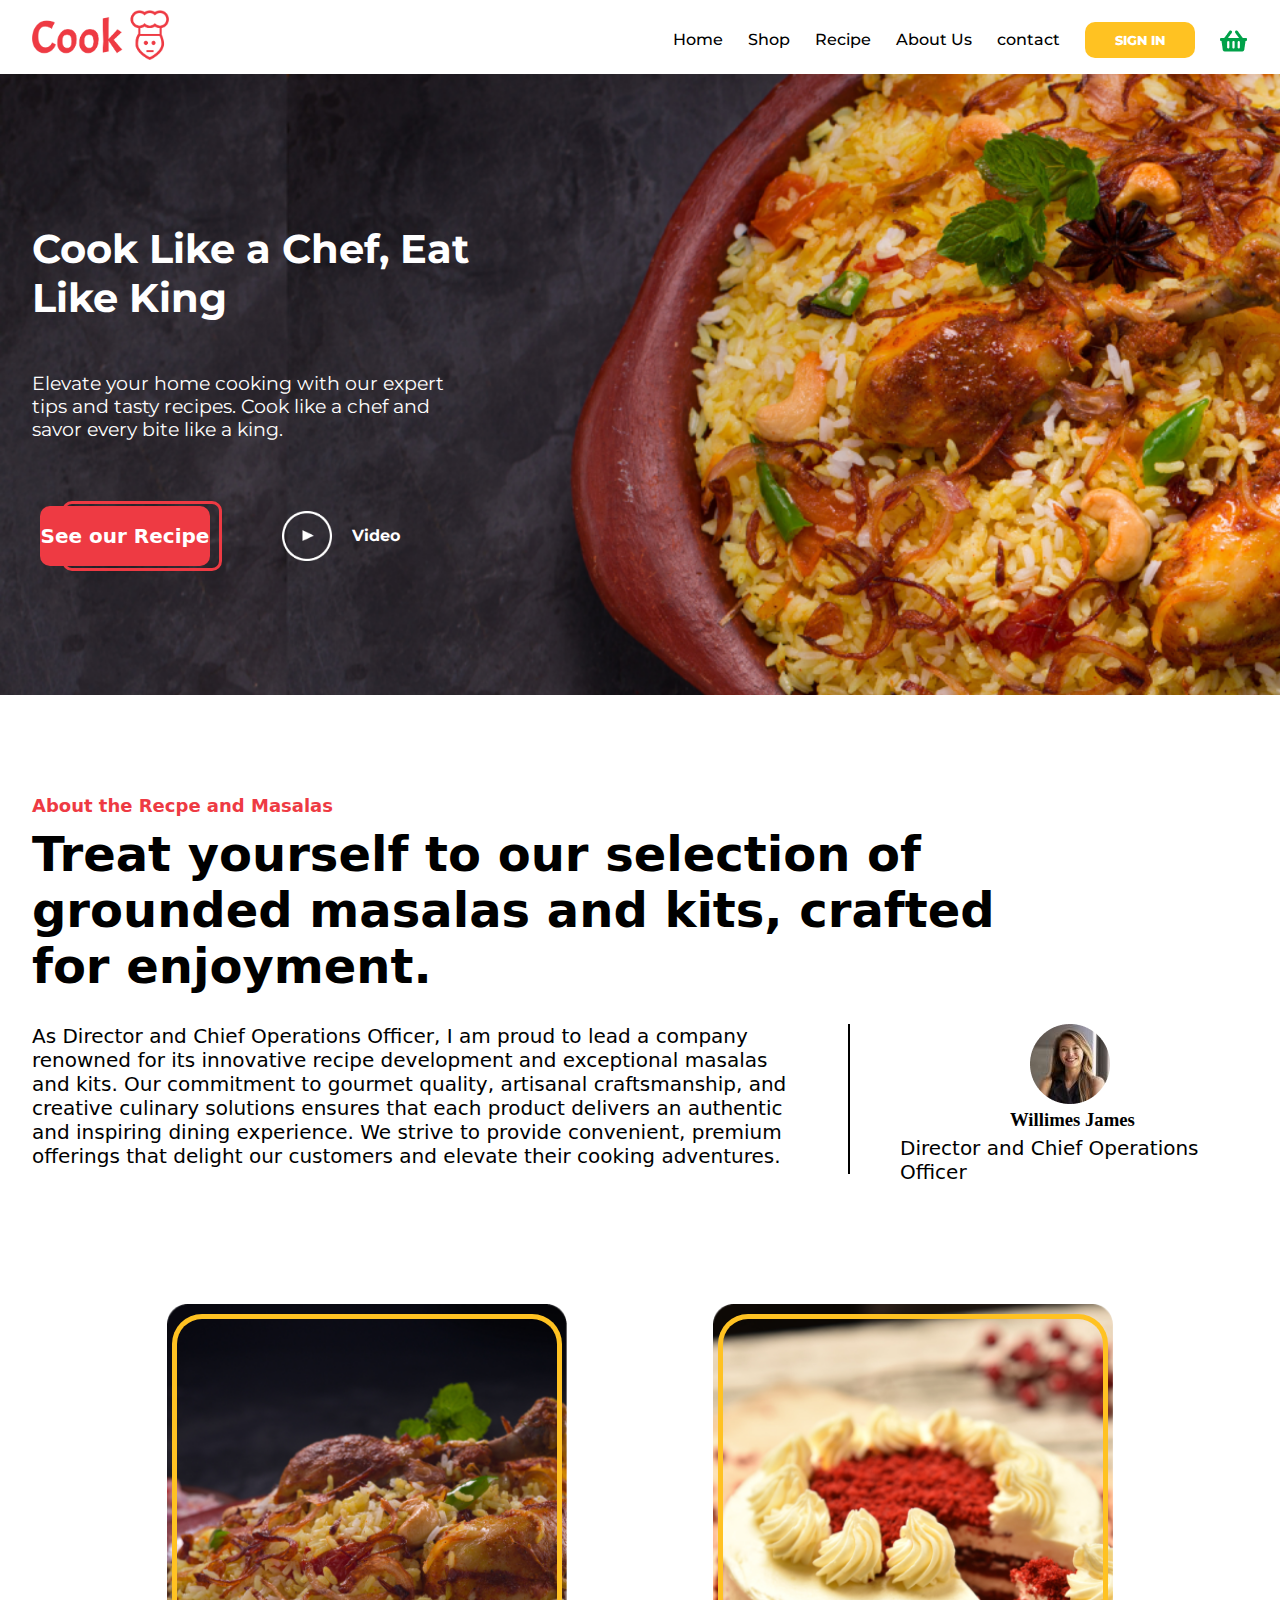
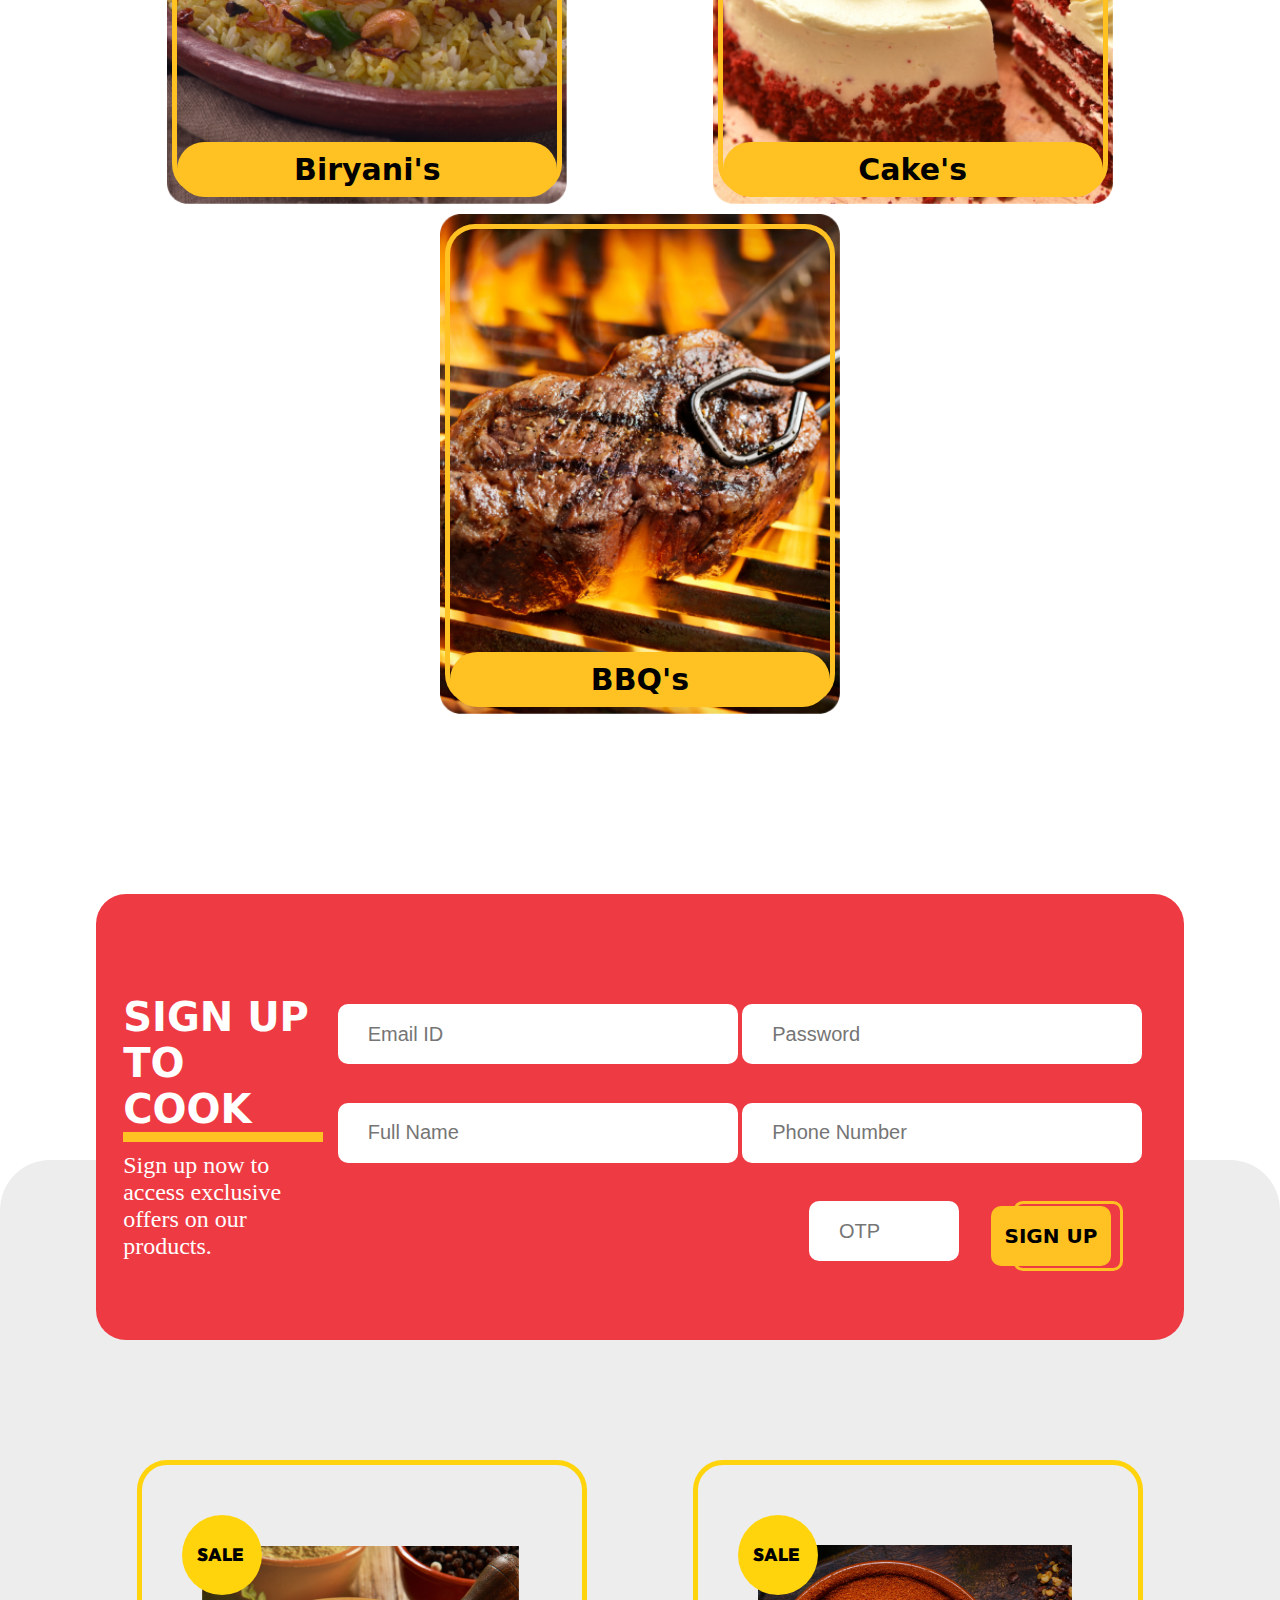
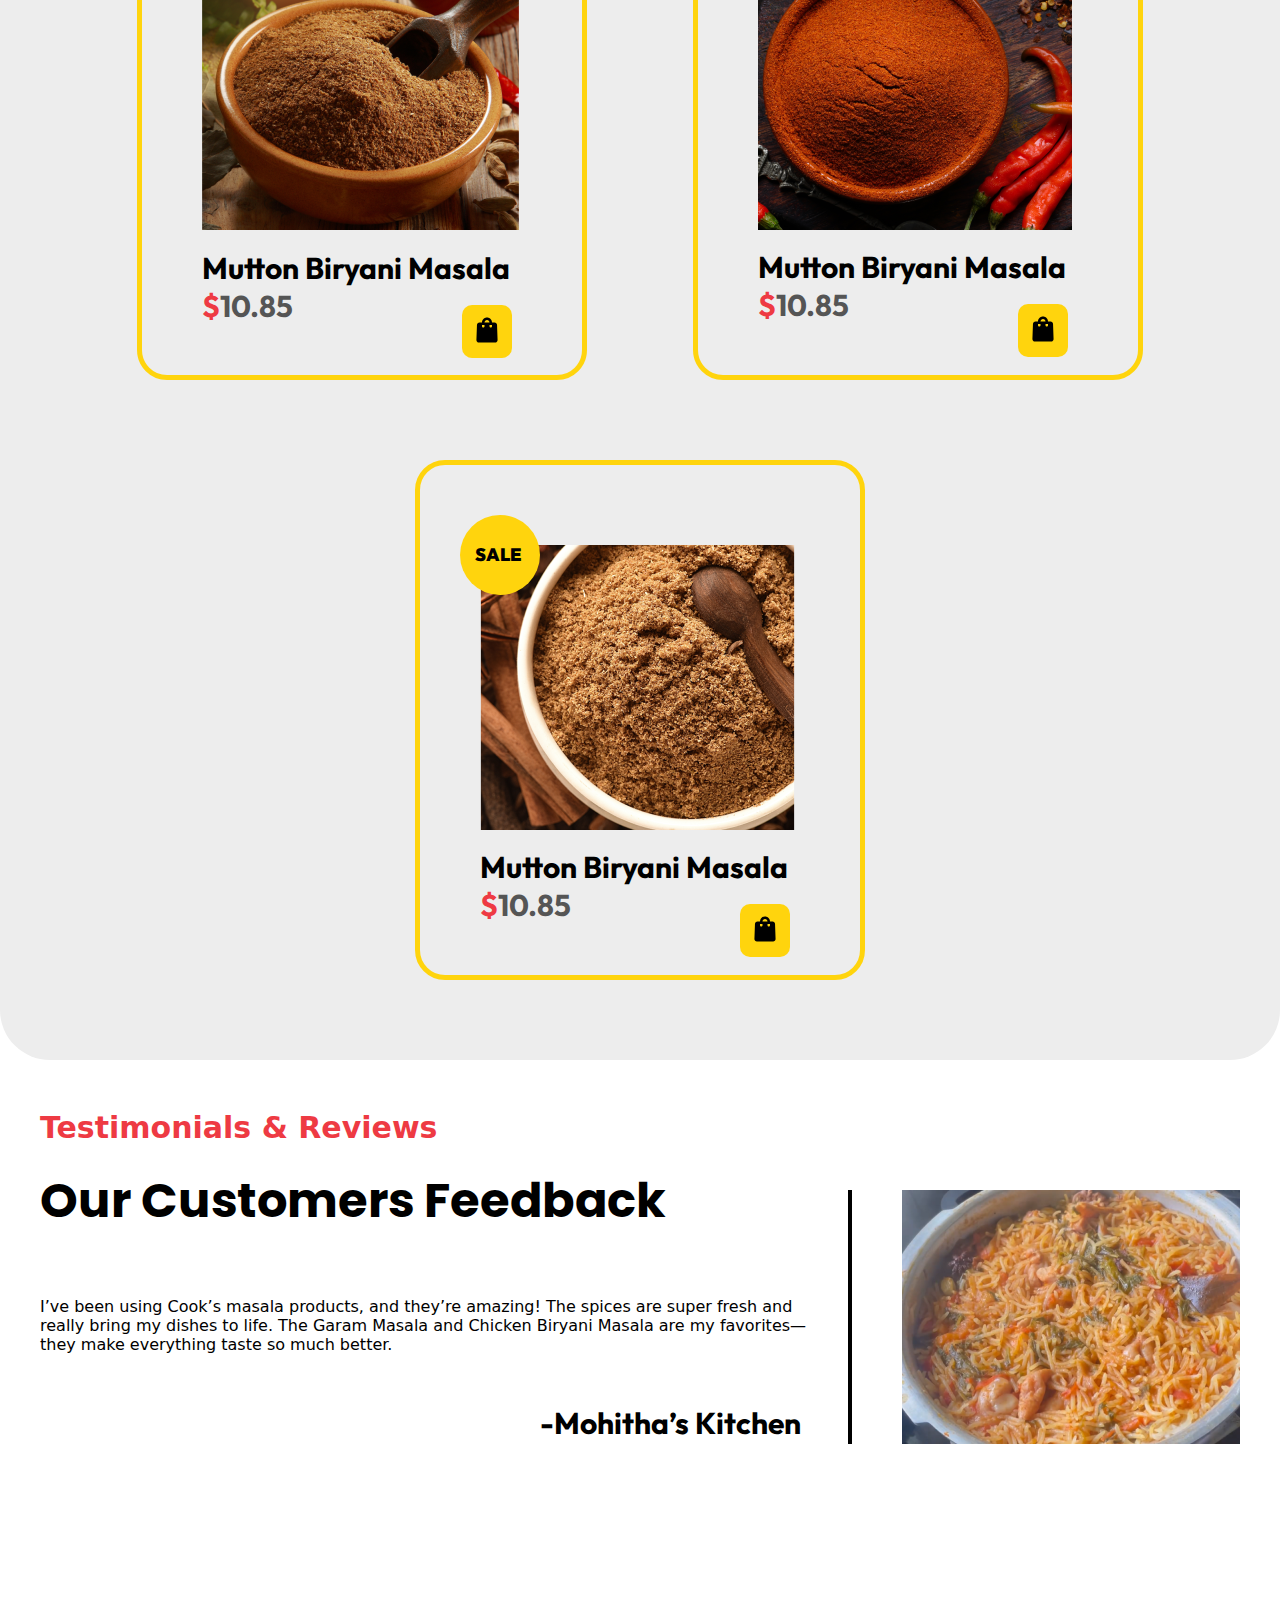
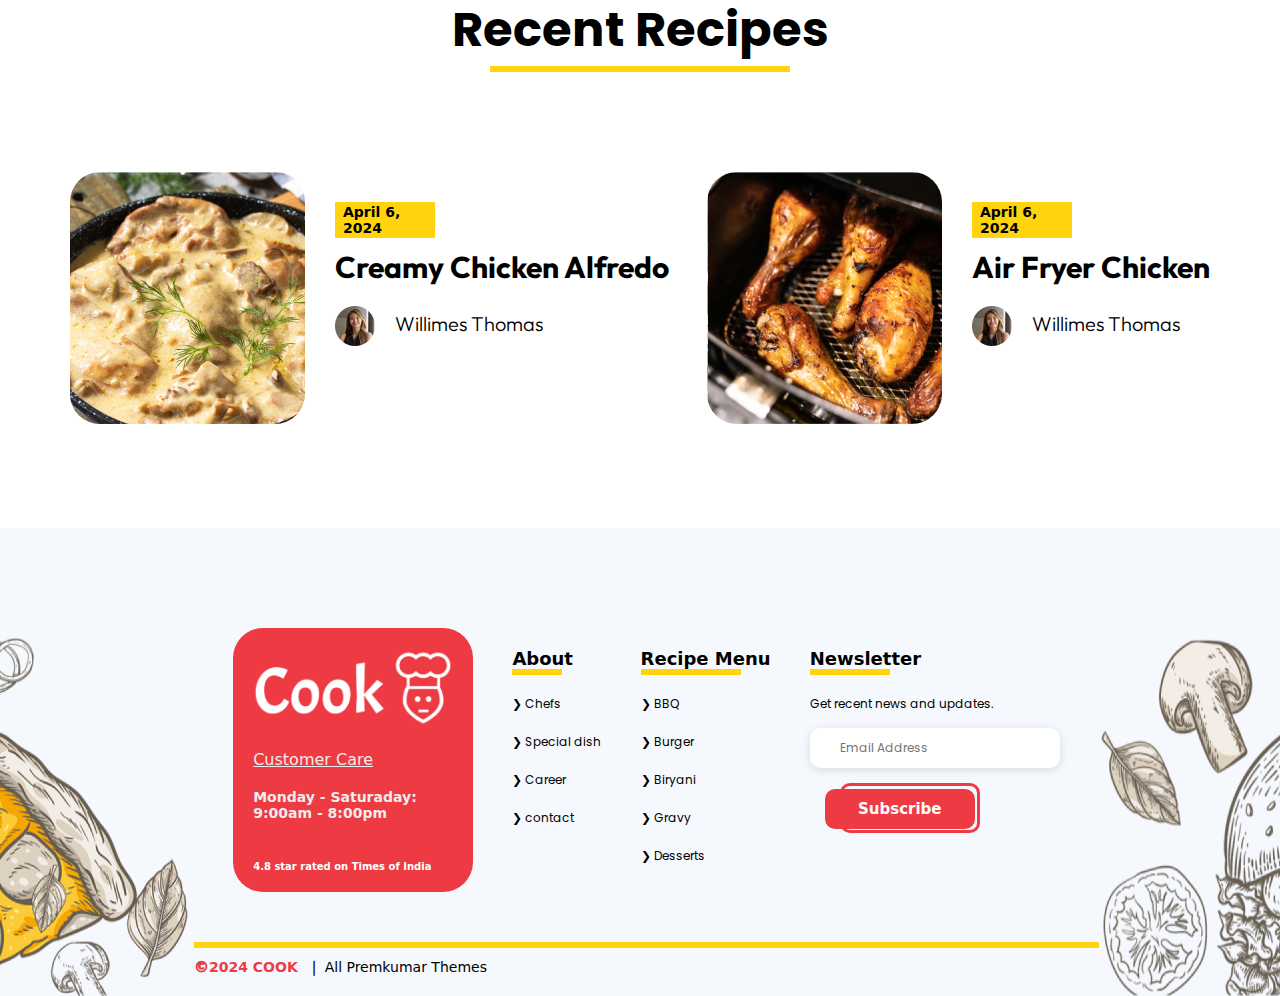
<file: index.html>
<!DOCTYPE html>
<html lang="en">

    <head>
        <meta charset="UTF-8">
        <meta name="viewport" content="width=device-width, initial-scale=1.0">
        <title> Cook</title>
        <link rel="icon" type="image/x-icon"
            href="./images/cook-favicon-color.png">
        <link rel="stylesheet" href="./index.css">
    </head>

    <body>
        <!--------------------------NAV bar----------------------->
        <nav>
            <div class="gridlayout">
                <div class="parentheader">
                    <div class="imagechild1">
                        <img src="./images/Logo.png" alt="logo">
                    </div>
                    <div class="ulchild">
                        <ul class="ulmain">
                            <li><a href="./index.html">Home</a></li>
                            <li><a href="./shop.html">Shop</a></li>
                            <li><a href="./recipe.html">Recipe</a></li>
                            <li><a href="./about.html">About Us</a></li>
                            <li><a href="./contact.html">contact</a></li>
                            <li><a href="./signin.html"><button>SIGN
                                        IN</button></a></li>
                            <li><img src="./images/Cartsymbol.png"
                                    alt="cart"></li>
                        </ul>
                    </div>
                </div>

            </div>
        </nav>
        <!------------------------------------ Banner -------------------------------->
        <section>
            <div class="banner">
                <div class="gridlayout">
                    <div class="bannerchild1">
                        <h1>Cook Like a Chef, Eat Like King</h1>
                        <h3>Elevate your home cooking
                            with our expert tips and tasty recipes.
                            Cook like a chef and savor
                            every bite like a king.</h3>
                        <div class="buttonchild2">
                            <button>See our Recipe</button>
                        </div>
                        <img src="./images/video-play-btn.png" alt="video">
                        <h4>Video</h4>
                    </div>

                </div>
            </div>
        </section>
        <!-- about - text area -->
        <section>
            <div class="gridlayout">
                <div class="about1">
                    <h4>About the Recpe and Masalas</h4>
                    <h2>Treat yourself to our selection
                        of grounded masalas and kits,
                        crafted for enjoyment.</h2>
                    <div class="textarea">
                        <p>As Director and Chief Operations Officer, I am
                            proud to lead a company renowned for its
                            innovative
                            recipe development and exceptional masalas and
                            kits. Our commitment to gourmet quality,
                            artisanal
                            craftsmanship, and creative culinary solutions
                            ensures that each product delivers an authentic
                            and
                            inspiring dining experience. We strive to
                            provide convenient, premium offerings that
                            delight our
                            customers and elevate their cooking
                            adventures.</p>
                        <div class="verticalline">
                            <img src="./images/Profileimg.jpg" alt="profile">
                            <h3>Willimes James</h3>
                            <p>Director and Chief Operations Officer</p>
                        </div>
                    </div>
                </div>

            </div>

        </section>
        <!-- ---------------------------------recipe area -------------------------->
        <section>
            <div class="gridlayout">
                <div class="recipesection">
                    <div class="recipesparent1">
                        <div class="recipeborder">
                            <button>Biryani's</button>
                        </div>
                    </div>
                    <div class="recipesparent2">
                        <div class="recipeborder">
                            <button>Cake's</button>
                        </div>
                    </div>
                    <div class="recipesparent3">
                        <div class="recipeborder">
                            <button>BBQ's</button>
                        </div>
                    </div>
                </div>
            </div>

        </section>
        <!--------------------------------- Sign Up form ------------------------------>
        <section>
            <div class="signupbackground">
                <div class="gridlayout">
                    <div class="signupbox">
                        <div class="signuptextarea">
                            <h4>SIGN UP TO COOK</h4>
                            <hr>
                            <p>Sign up now to access exclusive offers on our
                                products.</p>

                        </div>
                        <div class="signupinput">
                            <form action="Submit">
                                <input type="text" placeholder="Email ID"
                                    class="emailid" required>
                                <input type="password" placeholder="Password"
                                    class="password" required>
                                <input type="text" placeholder="Full Name"
                                    class="fullname" required>
                                <input type="number" placeholder="Phone Number"
                                    class="phonenumber" required>
                                <input type="number" placeholder="OTP"
                                    class="otp" required>
                                <div class="buttonsignup">
                                    <button>SIGN UP</button>
                                </div>
                            </form>
                        </div>
                    </div>

                </div>
            </div>

            <!-----------------------Shopping------------------------>

            <div class="shoppingbackground">
                <div class="gridlayout">
                    <div class="products">
                        <div class="product1">
                            <div class="productborder">
                                <div> SALE</div>
                                <img src="./images/Mutton-Biriyani-Masala.png"
                                    alt="Mutton-biriyani-masal">
                                <p>Mutton Biryani Masala</p>
                                <h4>$10.85</h4>
                                <button><svg width="30px" height="30px"
                                        viewBox="0 0 24.00 24.00" version="1.1"
                                        xmlns="http://www.w3.org/2000/svg"
                                        xmlns:xlink="http://www.w3.org/1999/xlink"
                                        fill="#000000"><g id="SVGRepo_bgCarrier"
                                            stroke-width="0"
                                            transform="translate(0,0), scale(1)"></g><g
                                            id="SVGRepo_tracerCarrier"
                                            stroke-linecap="round"
                                            stroke-linejoin="round"></g><g
                                            id="SVGRepo_iconCarrier">
                                            <title>shopping_bag_1_fill</title>
                                            <g id="页面-1" stroke="none"
                                                stroke-width="1" fill="none"
                                                fill-rule="evenodd"> <g
                                                    id="Business"
                                                    transform="translate(-912.000000, -48.000000)"
                                                    fill-rule="nonzero"> <g
                                                        id="shopping_bag_1_fill"
                                                        transform="translate(912.000000, 48.000000)">
                                                        <path
                                                            d="M24,0 L24,24 L0,24 L0,0 L24,0 Z M12.5934901,23.257841 L12.5819402,23.2595131 L12.5108777,23.2950439 L12.4918791,23.2987469 L12.4918791,23.2987469 L12.4767152,23.2950439 L12.4056548,23.2595131 C12.3958229,23.2563662 12.3870493,23.2590235 12.3821421,23.2649074 L12.3780323,23.275831 L12.360941,23.7031097 L12.3658947,23.7234994 L12.3769048,23.7357139 L12.4804777,23.8096931 L12.4953491,23.8136134 L12.4953491,23.8136134 L12.5071152,23.8096931 L12.6106902,23.7357139 L12.6232938,23.7196733 L12.6232938,23.7196733 L12.6266527,23.7031097 L12.609561,23.275831 C12.6075724,23.2657013 12.6010112,23.2592993 12.5934901,23.257841 L12.5934901,23.257841 Z M12.8583906,23.1452862 L12.8445485,23.1473072 L12.6598443,23.2396597 L12.6498822,23.2499052 L12.6498822,23.2499052 L12.6471943,23.2611114 L12.6650943,23.6906389 L12.6699349,23.7034178 L12.6699349,23.7034178 L12.678386,23.7104931 L12.8793402,23.8032389 C12.8914285,23.8068999 12.9022333,23.8029875 12.9078286,23.7952264 L12.9118235,23.7811639 L12.8776777,23.1665331 C12.8752882,23.1545897 12.8674102,23.1470016 12.8583906,23.1452862 L12.8583906,23.1452862 Z M12.1430473,23.1473072 C12.1332178,23.1423925 12.1221763,23.1452606 12.1156365,23.1525954 L12.1099173,23.1665331 L12.0757714,23.7811639 C12.0751323,23.7926639 12.0828099,23.8018602 12.0926481,23.8045676 L12.108256,23.8032389 L12.3092106,23.7104931 L12.3186497,23.7024347 L12.3186497,23.7024347 L12.3225043,23.6906389 L12.340401,23.2611114 L12.337245,23.2485176 L12.337245,23.2485176 L12.3277531,23.2396597 L12.1430473,23.1473072 Z"
                                                            id="MingCute"
                                                            fill-rule="nonzero">
                                                        </path> <path
                                                            d="M12,2 C14.2091,2 16,3.79086 16,6 L18.0351,6 C19.1119,6 19.9954,6.85252 20.0339,7.92862 L20.4624,19.9286 C20.5028,21.0604 19.5963,22 18.4637,22 L5.5364,22 C4.40385,22 3.49726,21.0605 3.53768,19.9286 L3.96625,7.92862 C4.00468,6.85252 4.88819,6 5.96498,6 L8,6 C8,3.79086 9.79086,2 12,2 Z M10,8 L8,8 L8,9 C8,9.55228 8.44772,10 9,10 C9.51283143,10 9.93550653,9.61395571 9.9932722,9.11662025 L10,9 L10,8 Z M16,8 L14,8 L14,9 C14,9.55228 14.4477,10 15,10 C15.5523,10 16,9.55228 16,9 L16,8 Z M12,4 C10.9456091,4 10.0818322,4.81587733 10.0054856,5.85073759 L10,6 L14,6 C14,4.89543 13.1046,4 12,4 Z"
                                                            id="形状"
                                                            fill="#000000">
                                                        </path> </g> </g> </g>
                                        </g></svg></button>
                            </div>
                        </div>
                        <div class="product1">
                            <div class="productborder">
                                <div> SALE</div>
                                <img src="./images/Red-chilly-powerd.png"
                                    alt="Mutton-biriyani-masal">
                                <p>Mutton Biryani Masala</p>
                                <h4>$10.85</h4>
                                <button><svg width="30px" height="30px"
                                        viewBox="0 0 24.00 24.00" version="1.1"
                                        xmlns="http://www.w3.org/2000/svg"
                                        xmlns:xlink="http://www.w3.org/1999/xlink"
                                        fill="#000000"><g id="SVGRepo_bgCarrier"
                                            stroke-width="0"
                                            transform="translate(0,0), scale(1)"></g><g
                                            id="SVGRepo_tracerCarrier"
                                            stroke-linecap="round"
                                            stroke-linejoin="round"></g><g
                                            id="SVGRepo_iconCarrier">
                                            <title>shopping_bag_1_fill</title>
                                            <g id="页面-1" stroke="none"
                                                stroke-width="1" fill="none"
                                                fill-rule="evenodd"> <g
                                                    id="Business"
                                                    transform="translate(-912.000000, -48.000000)"
                                                    fill-rule="nonzero"> <g
                                                        id="shopping_bag_1_fill"
                                                        transform="translate(912.000000, 48.000000)">
                                                        <path
                                                            d="M24,0 L24,24 L0,24 L0,0 L24,0 Z M12.5934901,23.257841 L12.5819402,23.2595131 L12.5108777,23.2950439 L12.4918791,23.2987469 L12.4918791,23.2987469 L12.4767152,23.2950439 L12.4056548,23.2595131 C12.3958229,23.2563662 12.3870493,23.2590235 12.3821421,23.2649074 L12.3780323,23.275831 L12.360941,23.7031097 L12.3658947,23.7234994 L12.3769048,23.7357139 L12.4804777,23.8096931 L12.4953491,23.8136134 L12.4953491,23.8136134 L12.5071152,23.8096931 L12.6106902,23.7357139 L12.6232938,23.7196733 L12.6232938,23.7196733 L12.6266527,23.7031097 L12.609561,23.275831 C12.6075724,23.2657013 12.6010112,23.2592993 12.5934901,23.257841 L12.5934901,23.257841 Z M12.8583906,23.1452862 L12.8445485,23.1473072 L12.6598443,23.2396597 L12.6498822,23.2499052 L12.6498822,23.2499052 L12.6471943,23.2611114 L12.6650943,23.6906389 L12.6699349,23.7034178 L12.6699349,23.7034178 L12.678386,23.7104931 L12.8793402,23.8032389 C12.8914285,23.8068999 12.9022333,23.8029875 12.9078286,23.7952264 L12.9118235,23.7811639 L12.8776777,23.1665331 C12.8752882,23.1545897 12.8674102,23.1470016 12.8583906,23.1452862 L12.8583906,23.1452862 Z M12.1430473,23.1473072 C12.1332178,23.1423925 12.1221763,23.1452606 12.1156365,23.1525954 L12.1099173,23.1665331 L12.0757714,23.7811639 C12.0751323,23.7926639 12.0828099,23.8018602 12.0926481,23.8045676 L12.108256,23.8032389 L12.3092106,23.7104931 L12.3186497,23.7024347 L12.3186497,23.7024347 L12.3225043,23.6906389 L12.340401,23.2611114 L12.337245,23.2485176 L12.337245,23.2485176 L12.3277531,23.2396597 L12.1430473,23.1473072 Z"
                                                            id="MingCute"
                                                            fill-rule="nonzero">
                                                        </path> <path
                                                            d="M12,2 C14.2091,2 16,3.79086 16,6 L18.0351,6 C19.1119,6 19.9954,6.85252 20.0339,7.92862 L20.4624,19.9286 C20.5028,21.0604 19.5963,22 18.4637,22 L5.5364,22 C4.40385,22 3.49726,21.0605 3.53768,19.9286 L3.96625,7.92862 C4.00468,6.85252 4.88819,6 5.96498,6 L8,6 C8,3.79086 9.79086,2 12,2 Z M10,8 L8,8 L8,9 C8,9.55228 8.44772,10 9,10 C9.51283143,10 9.93550653,9.61395571 9.9932722,9.11662025 L10,9 L10,8 Z M16,8 L14,8 L14,9 C14,9.55228 14.4477,10 15,10 C15.5523,10 16,9.55228 16,9 L16,8 Z M12,4 C10.9456091,4 10.0818322,4.81587733 10.0054856,5.85073759 L10,6 L14,6 C14,4.89543 13.1046,4 12,4 Z"
                                                            id="形状"
                                                            fill="#000000">
                                                        </path> </g> </g> </g>
                                        </g></svg></button>

                            </div>
                        </div>
                        <div class="product1">
                            <div class="productborder">
                                <div> SALE</div>
                                <img src="./images/Chicken-Biryani-masala.png"
                                    alt="Mutton-biriyani-masal">
                                <p>Mutton Biryani Masala</p>
                                <h4>$10.85</h4>
                                <button><svg width="30px" height="30px"
                                        viewBox="0 0 24.00 24.00" version="1.1"
                                        xmlns="http://www.w3.org/2000/svg"
                                        xmlns:xlink="http://www.w3.org/1999/xlink"
                                        fill="#000000"><g id="SVGRepo_bgCarrier"
                                            stroke-width="0"
                                            transform="translate(0,0), scale(1)"></g><g
                                            id="SVGRepo_tracerCarrier"
                                            stroke-linecap="round"
                                            stroke-linejoin="round"></g><g
                                            id="SVGRepo_iconCarrier">
                                            <title>shopping_bag_1_fill</title>
                                            <g id="页面-1" stroke="none"
                                                stroke-width="1" fill="none"
                                                fill-rule="evenodd"> <g
                                                    id="Business"
                                                    transform="translate(-912.000000, -48.000000)"
                                                    fill-rule="nonzero"> <g
                                                        id="shopping_bag_1_fill"
                                                        transform="translate(912.000000, 48.000000)">
                                                        <path
                                                            d="M24,0 L24,24 L0,24 L0,0 L24,0 Z M12.5934901,23.257841 L12.5819402,23.2595131 L12.5108777,23.2950439 L12.4918791,23.2987469 L12.4918791,23.2987469 L12.4767152,23.2950439 L12.4056548,23.2595131 C12.3958229,23.2563662 12.3870493,23.2590235 12.3821421,23.2649074 L12.3780323,23.275831 L12.360941,23.7031097 L12.3658947,23.7234994 L12.3769048,23.7357139 L12.4804777,23.8096931 L12.4953491,23.8136134 L12.4953491,23.8136134 L12.5071152,23.8096931 L12.6106902,23.7357139 L12.6232938,23.7196733 L12.6232938,23.7196733 L12.6266527,23.7031097 L12.609561,23.275831 C12.6075724,23.2657013 12.6010112,23.2592993 12.5934901,23.257841 L12.5934901,23.257841 Z M12.8583906,23.1452862 L12.8445485,23.1473072 L12.6598443,23.2396597 L12.6498822,23.2499052 L12.6498822,23.2499052 L12.6471943,23.2611114 L12.6650943,23.6906389 L12.6699349,23.7034178 L12.6699349,23.7034178 L12.678386,23.7104931 L12.8793402,23.8032389 C12.8914285,23.8068999 12.9022333,23.8029875 12.9078286,23.7952264 L12.9118235,23.7811639 L12.8776777,23.1665331 C12.8752882,23.1545897 12.8674102,23.1470016 12.8583906,23.1452862 L12.8583906,23.1452862 Z M12.1430473,23.1473072 C12.1332178,23.1423925 12.1221763,23.1452606 12.1156365,23.1525954 L12.1099173,23.1665331 L12.0757714,23.7811639 C12.0751323,23.7926639 12.0828099,23.8018602 12.0926481,23.8045676 L12.108256,23.8032389 L12.3092106,23.7104931 L12.3186497,23.7024347 L12.3186497,23.7024347 L12.3225043,23.6906389 L12.340401,23.2611114 L12.337245,23.2485176 L12.337245,23.2485176 L12.3277531,23.2396597 L12.1430473,23.1473072 Z"
                                                            id="MingCute"
                                                            fill-rule="nonzero">
                                                        </path> <path
                                                            d="M12,2 C14.2091,2 16,3.79086 16,6 L18.0351,6 C19.1119,6 19.9954,6.85252 20.0339,7.92862 L20.4624,19.9286 C20.5028,21.0604 19.5963,22 18.4637,22 L5.5364,22 C4.40385,22 3.49726,21.0605 3.53768,19.9286 L3.96625,7.92862 C4.00468,6.85252 4.88819,6 5.96498,6 L8,6 C8,3.79086 9.79086,2 12,2 Z M10,8 L8,8 L8,9 C8,9.55228 8.44772,10 9,10 C9.51283143,10 9.93550653,9.61395571 9.9932722,9.11662025 L10,9 L10,8 Z M16,8 L14,8 L14,9 C14,9.55228 14.4477,10 15,10 C15.5523,10 16,9.55228 16,9 L16,8 Z M12,4 C10.9456091,4 10.0818322,4.81587733 10.0054856,5.85073759 L10,6 L14,6 C14,4.89543 13.1046,4 12,4 Z"
                                                            id="形状"
                                                            fill="#000000">
                                                        </path> </g> </g> </g>
                                        </g></svg></button>

                            </div>
                        </div>
                    </div>
                </div>

            </div>

        </section>
        <!---------------------------------------Feedback SWectio-------------------->
        <section>
            <div class="gridlayout">
                <div class="feedback">
                    <div class="feedbackchild1">
                        <h4>Testimonials & Reviews</h4>
                        <h2>Our Customers Feedback</h2>
                        <p>I’ve been using Cook’s masala products, and they’re
                            amazing! The spices are super fresh and really bring
                            my dishes to life. The Garam Masala and Chicken
                            Biryani Masala are my favorites—they make everything
                            taste so much better.</p>
                        <h3>-Mohitha’s Kitchen</h3>
                    </div>
                    <div class="feedbackchild2">
                        <hr>
                        <img src="./images/Customers-feedback.png"
                            alt="Customers-feedback">
                    </div>

                </div>

            </div>
        </section>
        <!--------------------------------Recent post section------------------------->
        <section>
            <div class="gridlayout">
                <div class="recentrecipes">
                    <div class="recentrecipes1">
                        <div class="recentrecipeshead">
                            <center>
                                <h2>Recent Recipes</h2>
                                <hr>
                            </center>

                        </div>
                    </div>
                    <div class="recentrecipespost">
                        <div class="recentrecipesparent">

                            <div class="recentrecipeschild1">
                                <img src="./images/Creamy-chicken.png"
                                    alt="Creamy-chicken">
                            </div>
                            <div class="recentrecipeschild2">
                                <h6>April 6, 2024</h6>
                                <h3>Creamy Chicken
                                    Alfredo</h3>
                                <div class="recentrecipeschild2author">
                                    <img src="./images/Profileimg.jpg"
                                        alt="profileimg">
                                    <p>Willimes Thomas</p>
                                </div>
                            </div>
                        </div>
                        <div class="recentrecipesparent">

                            <div class="recentrecipeschild1">
                                <img src="./images/Air-fryer-chicken.png"
                                    alt="Creamy-chicken">
                            </div>
                            <div class="recentrecipeschild2">
                                <h6>April 6, 2024</h6>
                                <h3>Air Fryer Chicken
                                </h3>
                                <div class="recentrecipeschild2author">
                                    <img src="./images/Profileimg.jpg"
                                        alt="profileimg">
                                    <p>Willimes Thomas</p>
                                </div>
                            </div>
                        </div>
                    </div>

                </div>
            </div>

        </section>
        <!-------------------------Footer section-------------------------->
        <footer>
            <div class="footerbackground">
                <img src="./images/Footer-image2.png" alt="footer-image2"
                    class="footersideimage1">
                <div class="gridlayout">
                    <div class="fullfooter">
                        <div class="fullfooterchild1">
                            <img src="./images/Cook-logo-white.png"
                                alt="cook-logo" width="200px">
                            <p> <span class="fullfooterchild1para1">Customer
                                    Care</span> <span
                                    class="fullfooterchild1para2"> Monday -
                                    Saturaday: 9:00am - 8:00pm</span>
                                <span class="fullfooterchild1para3"> 4.8 star
                                    rated on Times of India</span></p>
                        </div>
                        <div class="fullfooterchild2">
                            <p class="fullfooterchild2parahead">About</p>
                            <hr>
                            <p class="fullfooterchild2para"> Chefs</p>
                            <p class="fullfooterchild2para"> Special dish</p>
                            <p class="fullfooterchild2para"> Career</p>
                            <p class="fullfooterchild2para"> contact</p>
                        </div>
                        <div class="fullfooterchild3">
                            <p class="fullfooterchild2parahead">Recipe Menu</p>
                            <hr>
                            <p class="fullfooterchild2para"> BBQ</p>
                            <p class="fullfooterchild2para"> Burger</p>
                            <p class="fullfooterchild2para"> Biryani</p>
                            <p class="fullfooterchild2para"> Gravy</p>
                            <p class="fullfooterchild2para"> Desserts</p>
                        </div>
                        <div class="footernewsletter">
                            <p class="fullfooterchild2parahead">Newsletter</p>
                            <hr>
                            <p class="footernewsletterpara">Get recent news and
                                updates.</p>
                            <input type="email" placeholder="Email Address">
                            <div class="newsletterbutton">
                                <button>Subscribe</button>
                            </div>
                        </div>
                    </div>
                    <div class="footerlastline">
                        <hr>
                        <p>2024 COOK <span> All Premkumar Themes</span></p>
                    </div>
                </div>
                <img src="./images/Footer-image1.png" alt="footer-image1"
                    class="footersideimage2">

            </div>
        </footer>

    </body>

</html>
</file>
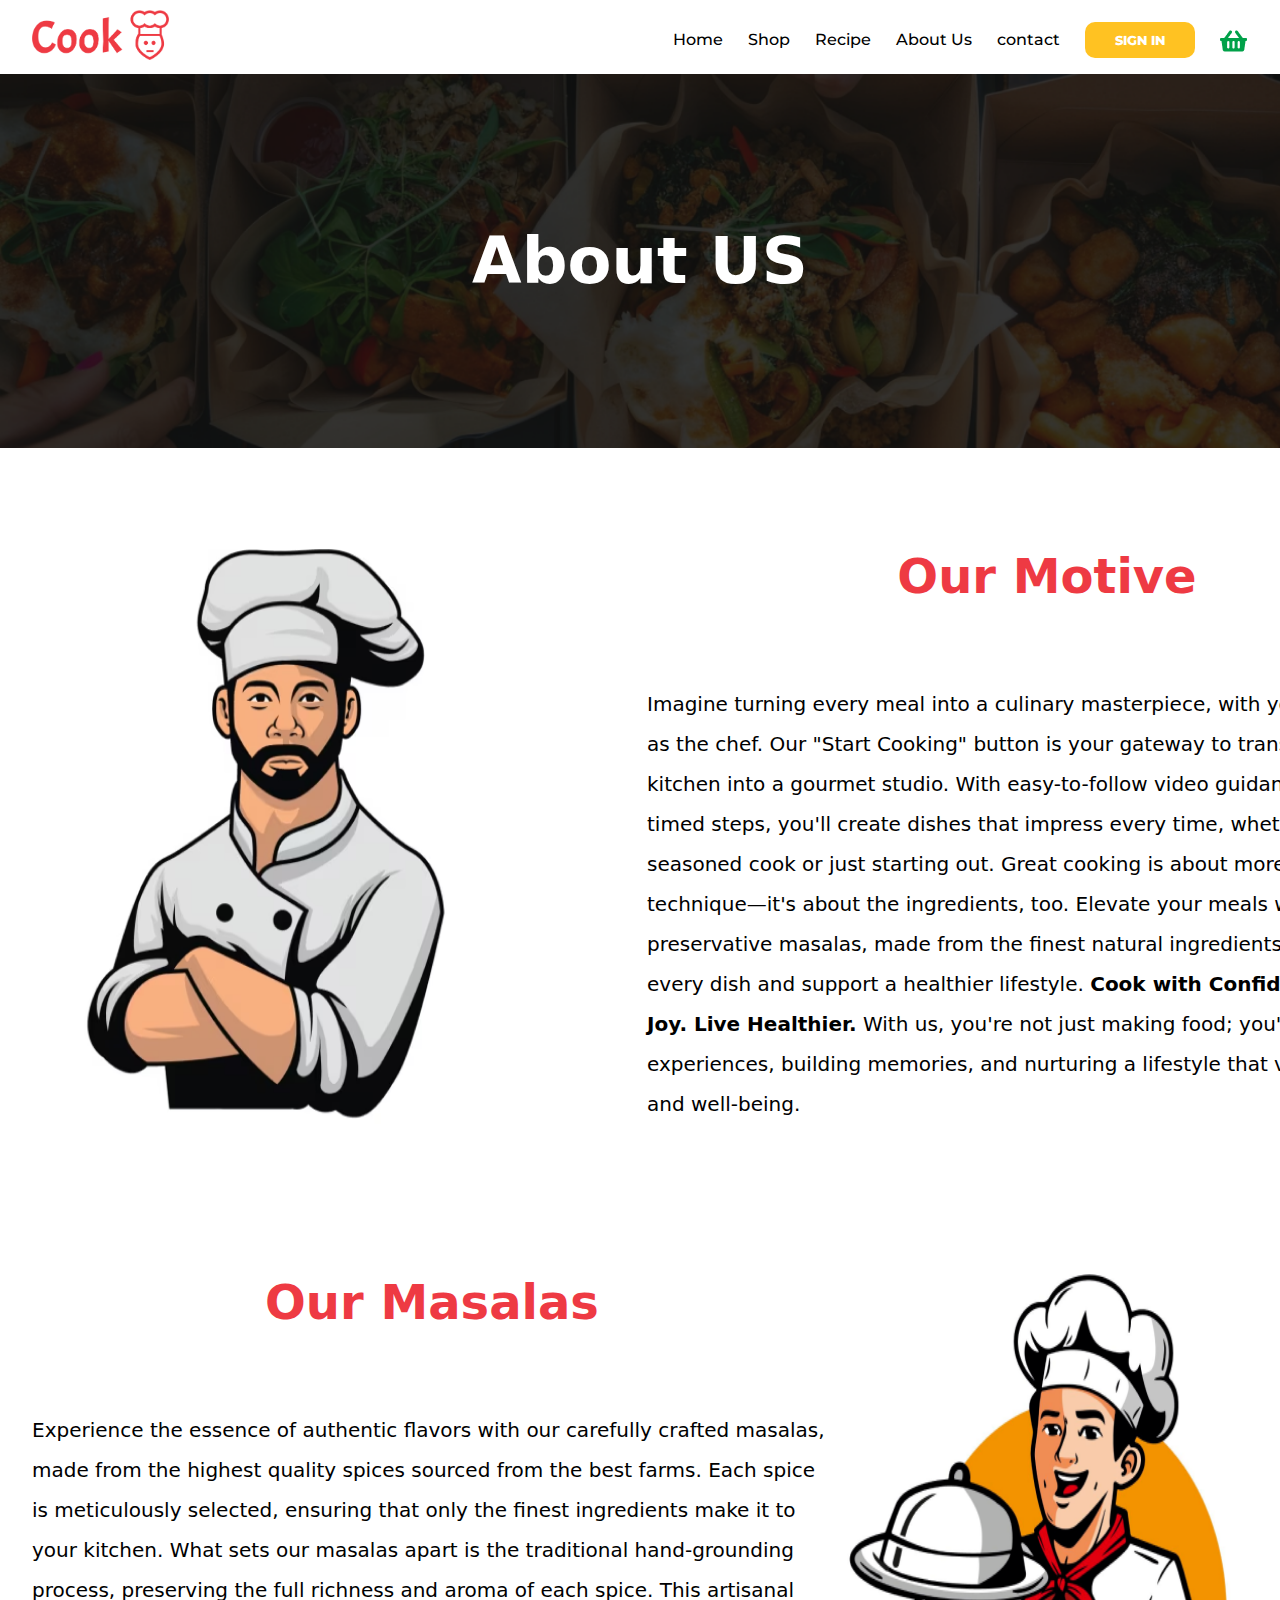
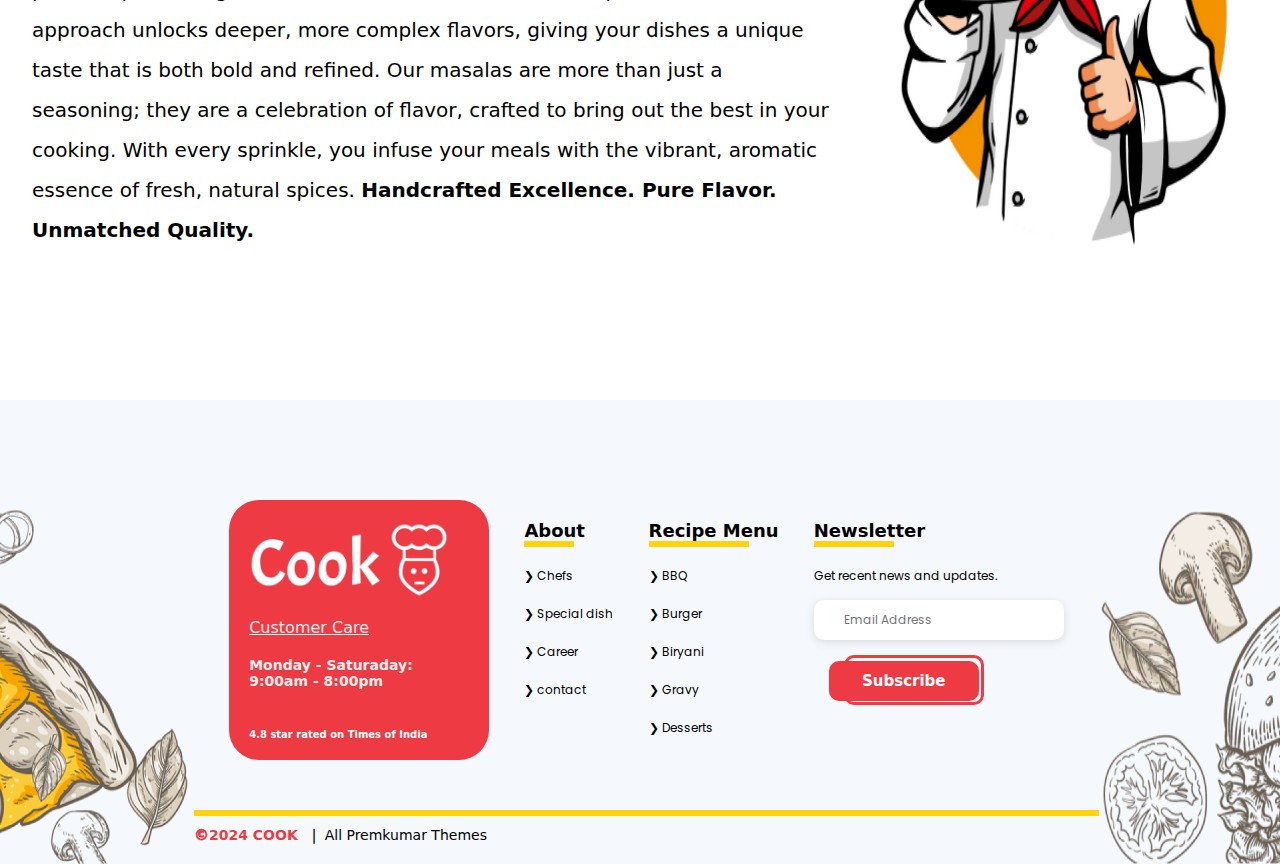
<file: about.html>
<!DOCTYPE html>
<html lang="en">

    <head>
        <meta charset="UTF-8">
        <meta name="viewport" content="width=device-width, initial-scale=1.0">
        <title> About</title>
        <link rel="icon" type="image/x-icon"
            href="./images/cook-favicon-color.png">
        <link rel="stylesheet" href="./about.css">
    </head>

    <body>
        <!--------------------------NAV bar----------------------->
        <nav>
            <div class="gridlayout">
                <div class="parentheader">
                    <div class="imagechild1">
                        <img src="./images/Logo.png" alt="logo">
                    </div>
                    <div class="ulchild">
                        <ul class="ulmain">
                            <li><a href="./index.html">Home</a></li>
                            <li><a href="./shop.html">Shop</a></li>
                            <li><a href="./recipe.html">Recipe</a></li>
                            <li><a href="./about.html">About Us</a></li>
                            <li><a href="./contact.html">contact</a></li>
                            <li><a href="./signin.html"><button>SIGN IN</button></a></li>
                            <li><img src="./images/Cartsymbol.png"
                                    alt="cart"></li>
                        </ul>
                    </div>
                </div>

            </div>
        </nav>
        <section>
            <div class="bannerbackground">
                <div class="gridlayout">
                    <div class="bannercontent">
                        <center>
                            <h2>About US</h2>
                        </center>
                    </div>

                </div>
            </div>

        </section>
        <section>
            <div class="gridlayout">
                <div class="ourmotive">
                    <img src="./images/about-page-image1.png" alt="chef-img">
                    <div class="ourmotivecontent">
                        <h2>Our Motive</h2>
                        <p>Imagine turning every meal into a culinary
                            masterpiece, with you at the helm as the chef. Our
                            "Start Cooking" button is your gateway to
                            transforming your kitchen into a gourmet studio.
                            With easy-to-follow video guidance and perfectly
                            timed steps, you'll create dishes that impress every
                            time, whether you're a seasoned cook or just
                            starting out.

                            Great cooking is about more than just technique—it's
                            about the ingredients, too. Elevate your meals with
                            our non-preservative masalas, made from the finest
                            natural ingredients to enhance every dish and
                            support a healthier lifestyle.

                            <b>Cook with Confidence. Eat with Joy. Live
                                Healthier.</b>

                            With us, you're not just making food; you're
                            creating experiences, building memories, and
                            nurturing a lifestyle that values health and
                            well-being.</p>
                    </div>
                </div>
                <div class="ourmasalas">
                    <div class="ourmasalascontent">
                    <h2>Our Masalas</h2>
                    <p>Experience the essence of authentic flavors with our
                        carefully crafted masalas, made from the highest quality
                        spices sourced from the best farms. Each spice is
                        meticulously selected, ensuring that only the finest
                        ingredients make it to your kitchen.

                        What sets our masalas apart is the traditional
                        hand-grounding process, preserving the full richness and
                        aroma of each spice. This artisanal approach unlocks
                        deeper, more complex flavors, giving your dishes a
                        unique taste that is both bold and refined.

                        Our masalas are more than just a seasoning; they are a
                        celebration of flavor, crafted to bring out the best in
                        your cooking. With every sprinkle, you infuse your meals
                        with the vibrant, aromatic essence of fresh, natural
                        spices.

                        <b> Handcrafted Excellence. Pure Flavor. Unmatched
                        Quality.</b></p>
                    </div>
                        <img src="./images/about-page-image2.png" alt="">

                </div>

            </div>
        </section>
            <!-------------------------Footer section-------------------------->
            <footer>
                <div class="footerbackground">
                    <img src="./images/Footer-image2.png" alt="footer-image2"
                        class="footersideimage1">
                    <div class="gridlayout">
                        <div class="fullfooter">
                            <div class="fullfooterchild1">
                                <img src="./images/Cook-logo-white.png"
                                    alt="cook-logo" width="200px">
                                <p> <span class="fullfooterchild1para1">Customer
                                        Care</span> <span
                                        class="fullfooterchild1para2"> Monday -
                                        Saturaday: 9:00am - 8:00pm</span>
                                    <span class="fullfooterchild1para3"> 4.8 star
                                        rated on Times of India</span></p>
                            </div>
                            <div class="fullfooterchild2">
                                <p class="fullfooterchild2parahead">About</p>
                                <hr>
                                <p class="fullfooterchild2para"> Chefs</p>
                                <p class="fullfooterchild2para"> Special dish</p>
                                <p class="fullfooterchild2para"> Career</p>
                                <p class="fullfooterchild2para"> contact</p>
                            </div>
                            <div class="fullfooterchild3">
                                <p class="fullfooterchild2parahead">Recipe Menu</p>
                                <hr>
                                <p class="fullfooterchild2para"> BBQ</p>
                                <p class="fullfooterchild2para"> Burger</p>
                                <p class="fullfooterchild2para"> Biryani</p>
                                <p class="fullfooterchild2para"> Gravy</p>
                                <p class="fullfooterchild2para"> Desserts</p>
                            </div>
                            <div class="footernewsletter">
                                <p class="fullfooterchild2parahead">Newsletter</p>
                                <hr>
                                <p class="footernewsletterpara">Get recent news and
                                    updates.</p>
                                <input type="email" placeholder="Email Address">
                                <div class="newsletterbutton">
                                    <button>Subscribe</button>
                                </div>
                            </div>
                        </div>
                        <div class="footerlastline">
                            <hr>
                            <p>2024 COOK <span> All Premkumar Themes</span></p>
                        </div>
                    </div>
                    <img src="./images/Footer-image1.png" alt="footer-image1"
                        class="footersideimage2">
    
                </div>
            </footer>
    </body>

</html>
</file>
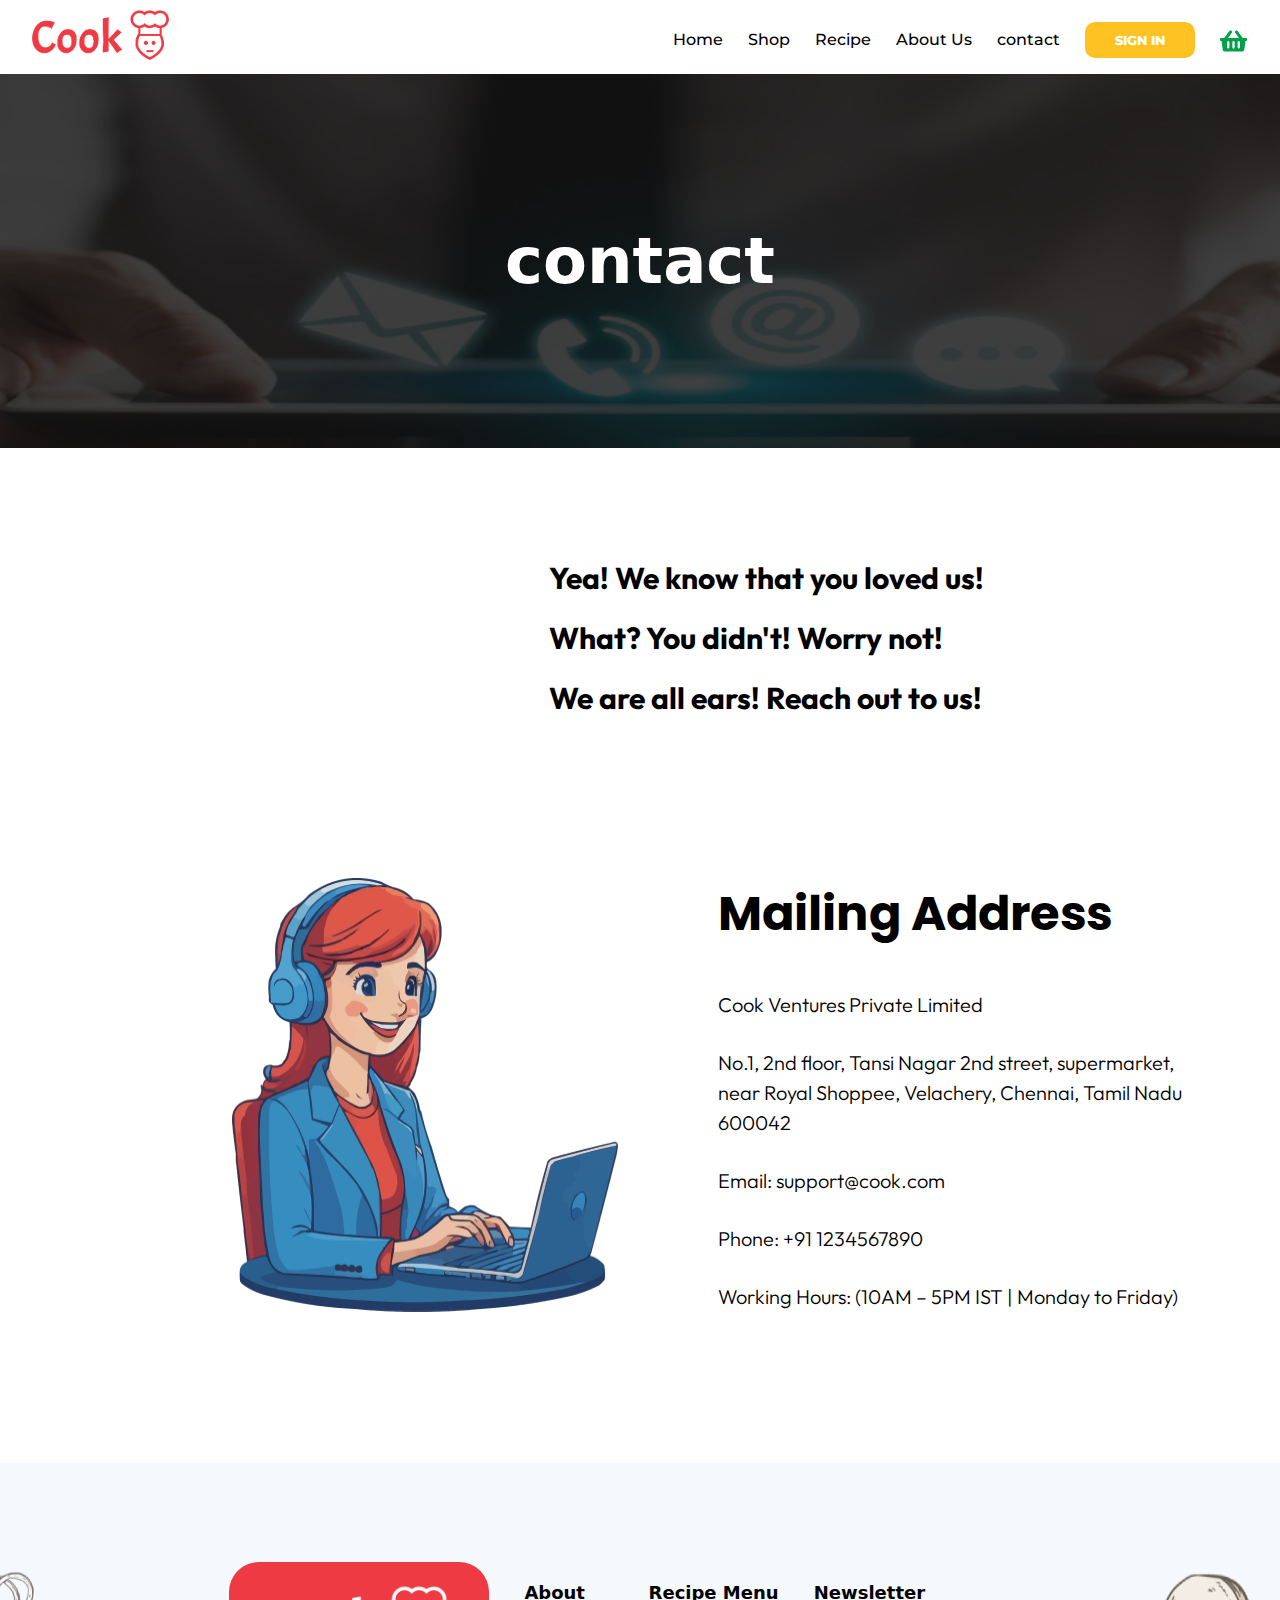
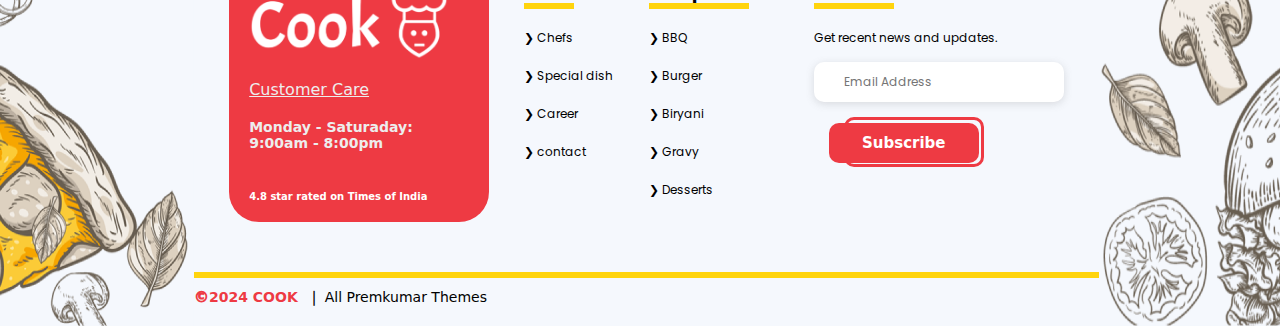
<file: contact.html>
<!DOCTYPE html>
<html lang="en">

    <head>
        <meta charset="UTF-8">
        <meta name="viewport" content="width=device-width, initial-scale=1.0">
        <title> Contact</title>
        <link rel="icon" type="image/x-icon"
            href="./images/cook-favicon-color.png">
        <link rel="stylesheet" href="./contact.css">
    </head>

    <body>
        <!--------------------------NAV bar----------------------->
        <nav>
            <div class="gridlayout">
                <div class="parentheader">
                    <div class="imagechild1">
                        <img src="./images/Logo.png" alt="logo">
                    </div>
                    <div class="ulchild">
                        <ul class="ulmain">
                            <li><a href="./index.html">Home</a></li>
                            <li><a href="./shop.html">Shop</a></li>
                            <li><a href="./recipe.html">Recipe</a></li>
                            <li><a href="./about.html">About Us</a></li>
                            <li><a href="./contact.html">contact</a></li>
                            <li><a href="./signin.html"><button>SIGN
                                        IN</button></a></li>
                            <li><img src="./images/Cartsymbol.png"
                                    alt="cart"></li>
                        </ul>
                    </div>
                </div>

            </div>
        </nav>
        <section>
            <div class="bannerbackground">

                <div class="gridlayout">
                    <div class="bannercontent">
                        <center>
                            <h2>contact</h2>
                        </center>
                    </div>
                </div>

            </div>
        </section>
        <section>
            <div class="gridlayout">
                <div class="contactpagecontent">

                    <p>Yea! We know that you loved us! <br>

                        What? You didn't! Worry not! <br>

                        We are all ears! Reach out to us!</p>

                </div>
            </div>
        </section>

        <section>
            <div class="gridlayout">
                <div class="contactfullcontent">
                    <img src="./images/Contact-image.png" alt="contact-image">
                    <div class="contacttextcontent">
                        <h2>Mailing Address</h2>
                        <div class="companyname"><p>Cook Ventures Private
                                Limited</p></div><br>

                        <div class="addressdetails"><p> No.1, 2nd floor, Tansi
                                Nagar 2nd street, supermarket, near Royal
                                Shoppee, Velachery, Chennai, Tamil Nadu
                                600042</p></div><br>

                        <div class="contactemail"><p>Email:
                                support@cook.com</p></div><br>

                        <div class="contactphone"><p>Phone: +91 1234567890
                            </p></div><br>

                        <div class="contacttime"><p>Working Hours: (10AM – 5PM
                                IST | Monday to Friday)</p></div>

                    </div>
                </div>
            </div>
        </section>
        <!-------------------------Footer section-------------------------->
        <footer>
            <div class="footerbackground">
                <img src="./images/Footer-image2.png" alt="footer-image2"
                    class="footersideimage1">
                <div class="gridlayout">
                    <div class="fullfooter">
                        <div class="fullfooterchild1">
                            <img src="./images/Cook-logo-white.png"
                                alt="cook-logo" width="200px">
                            <p> <span class="fullfooterchild1para1">Customer
                                    Care</span> <span
                                    class="fullfooterchild1para2"> Monday -
                                    Saturaday: 9:00am - 8:00pm</span>
                                <span class="fullfooterchild1para3"> 4.8 star
                                    rated on Times of India</span></p>
                        </div>
                        <div class="fullfooterchild2">
                            <p class="fullfooterchild2parahead">About</p>
                            <hr>
                            <p class="fullfooterchild2para"> Chefs</p>
                            <p class="fullfooterchild2para"> Special dish</p>
                            <p class="fullfooterchild2para"> Career</p>
                            <p class="fullfooterchild2para"> contact</p>
                        </div>
                        <div class="fullfooterchild3">
                            <p class="fullfooterchild2parahead">Recipe Menu</p>
                            <hr>
                            <p class="fullfooterchild2para"> BBQ</p>
                            <p class="fullfooterchild2para"> Burger</p>
                            <p class="fullfooterchild2para"> Biryani</p>
                            <p class="fullfooterchild2para"> Gravy</p>
                            <p class="fullfooterchild2para"> Desserts</p>
                        </div>
                        <div class="footernewsletter">
                            <p class="fullfooterchild2parahead">Newsletter</p>
                            <hr>
                            <p class="footernewsletterpara">Get recent news and
                                updates.</p>
                            <input type="email" placeholder="Email Address">
                            <div class="newsletterbutton">
                                <button>Subscribe</button>
                            </div>
                        </div>
                    </div>
                    <div class="footerlastline">
                        <hr>
                        <p>2024 COOK <span> All Premkumar Themes</span></p>
                    </div>
                </div>
                <img src="./images/Footer-image1.png" alt="footer-image1"
                    class="footersideimage2">

            </div>
        </footer>
    </body>

</html>
</file>
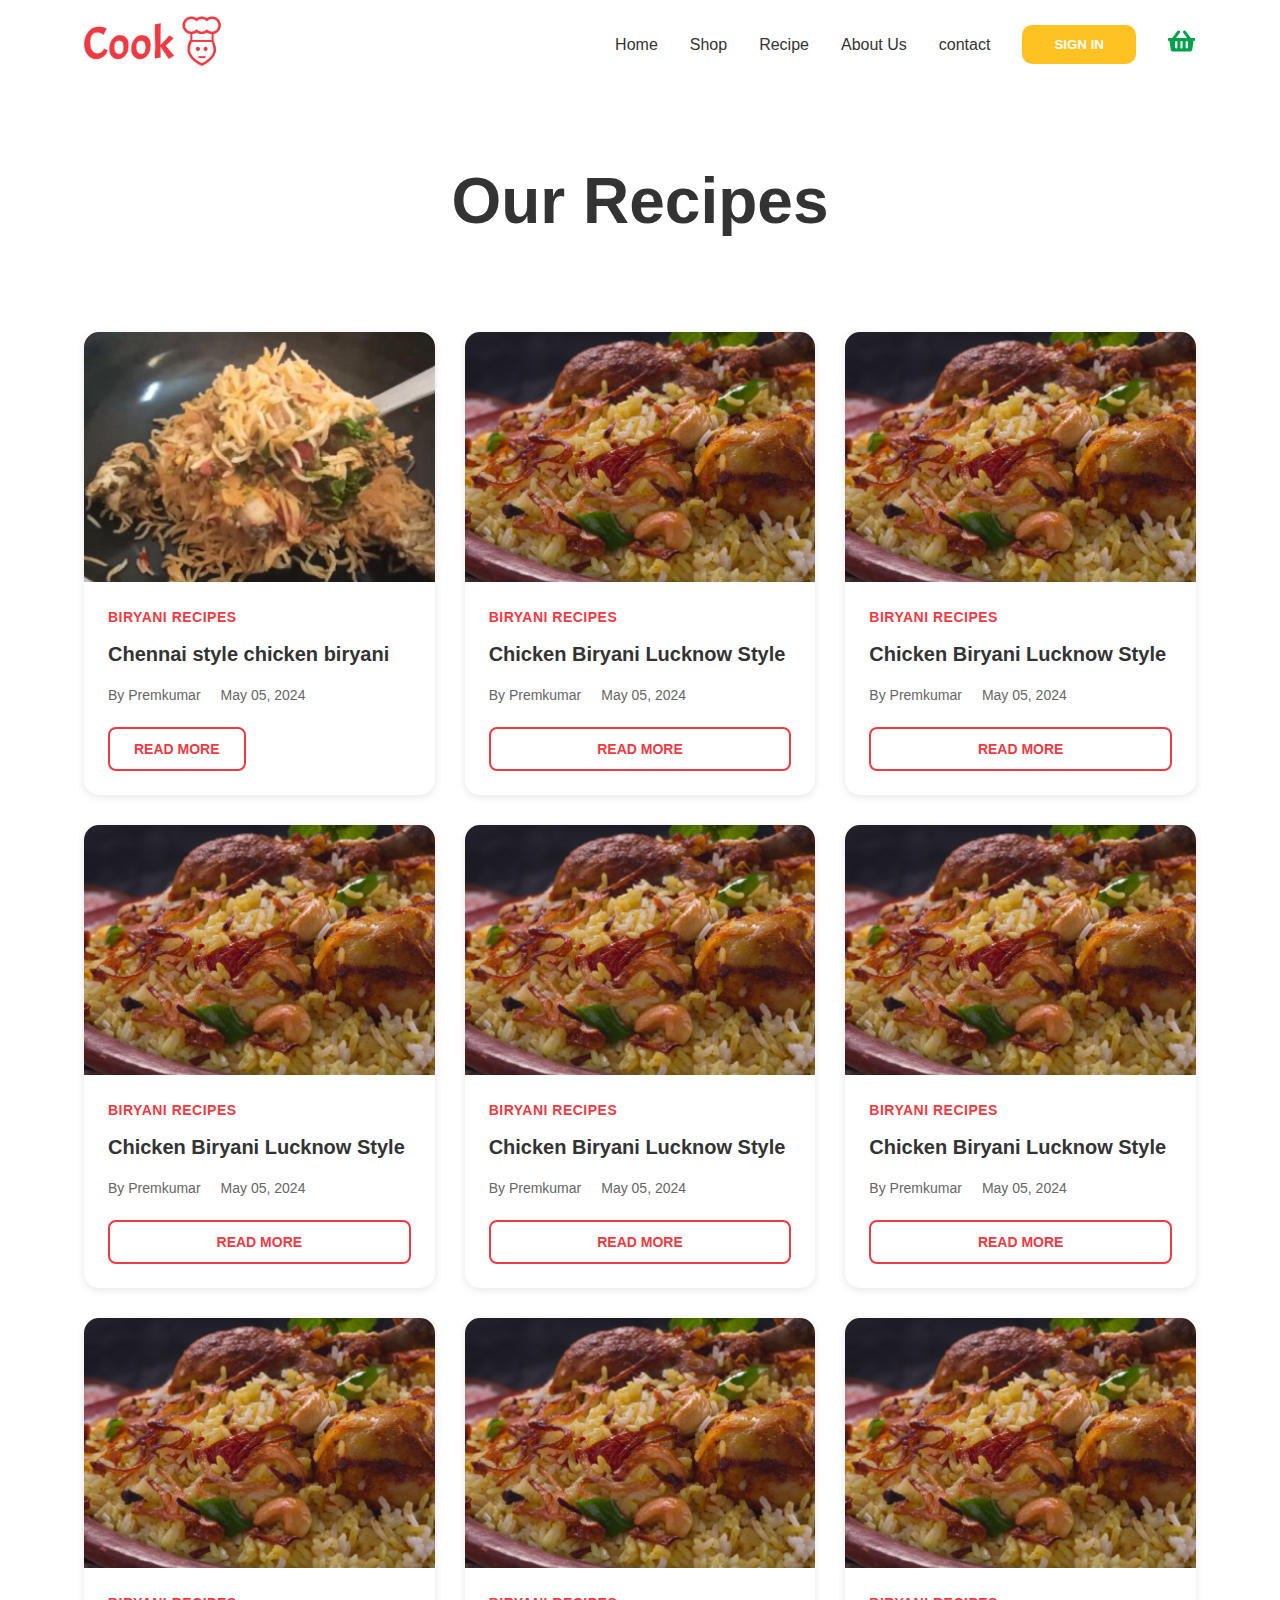
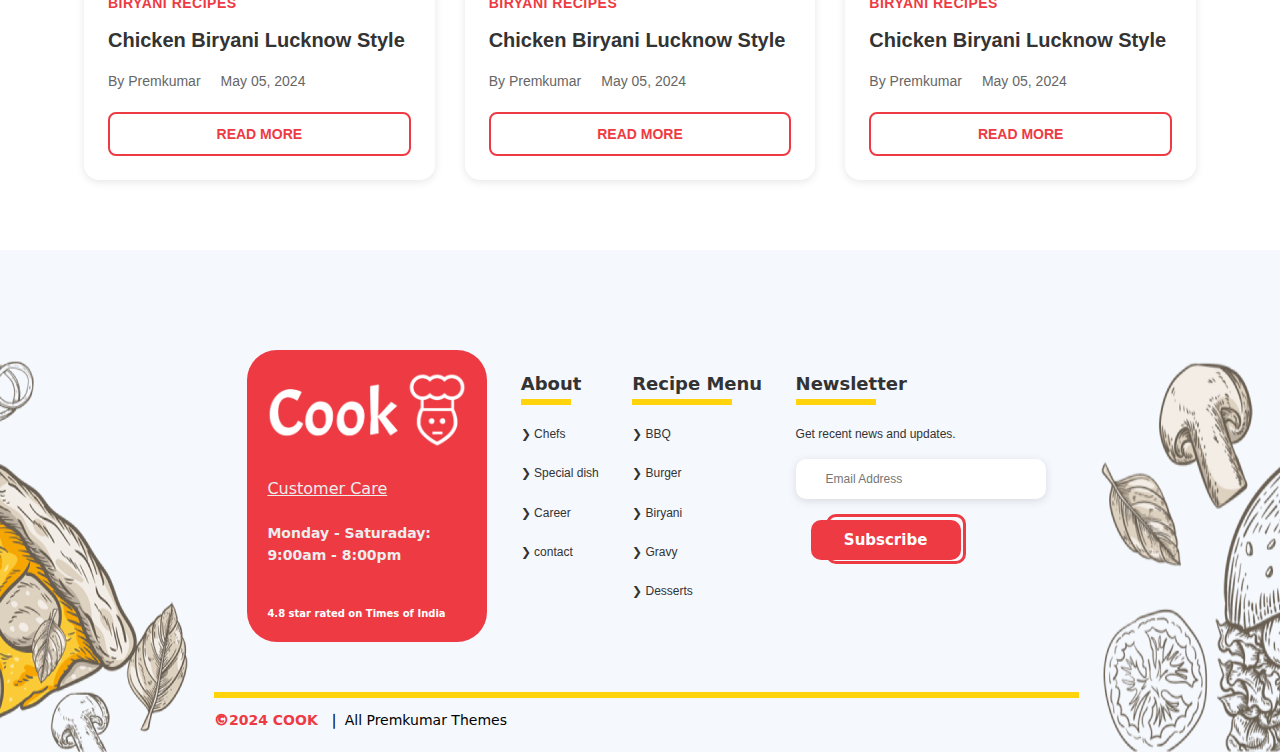
<file: recipe.html>
<!DOCTYPE html>
<html lang="en">

<head>
    <meta charset="UTF-8">
    <meta name="viewport" content="width=device-width, initial-scale=1.0">
    <title> Recipes</title>
    <link rel="icon" type="image/x-icon" href="./images/cook-favicon-color.png">
    <link rel="stylesheet" href="./recipe.css">
</head>

<body>
    <!--------------------------NAV bar----------------------->
    <nav>
        <div class="gridlayout">
            <div class="parentheader">
                <div class="imagechild1">
                    <img src="./images/Logo.png" alt="logo">
                </div>
                <div class="ulchild">
                    <ul class="ulmain">
                        <li><a href="./index.html">Home</a></li>
                        <li><a href="./shop.html">Shop</a></li>
                        <li><a href="./recipe.html">Recipe</a></li>
                        <li><a href="./about.html">About Us</a></li>
                        <li><a href="./contact.html">contact</a></li>
                        <li><a href="./signin.html"><button>SIGN IN</button></a></li>
                        <li><img src="./images/Cartsymbol.png"
                                alt="cart"></li>
                </div>
            </div>

        </div>
    </nav>
    <section>
        <div class="gridlayout">
            <div class="recipesheading">
                <h2>Our Recipes</h2>
            </div>
        </div>  
    </section>
    <section>
        <div class="gridlayout">
            <div class="fullblogpost">
                <div class="blogpost1">
                    <img src="./images/Chennai-style-chicken-biryani.png" alt="Chennai-style-chicken-biryani">
                    <div class="blogpostinformation">
                     <div class="blogpostcategory"> <p>Biryani Recipes</p></div>
                     <div class="blogposttittle"><h3>Chennai style chicken biryani</h3></div>
                     <div class="blogpostposted">
                     <p>By Premkumar</p> 
                     <p>May 05, 2024</p> 
                    </div>
                     <a href="./biriyaniblogpost1.html"><button> READ MORE </button></a>
                    </div>

                </div>
                <div class="blogpost1">
                    <img src="./images/biryani-lucknow-style.png" alt="biryani-lucknow-style">
                    <div class="blogpostinformation">
                     <div class="blogpostcategory"> <p>Biryani Recipes</p></div>
                     <div class="blogposttittle"><h3>Chicken Biryani Lucknow Style</h3></div>
                     <div class="blogpostposted">
                     <p>By Premkumar</p> 
                     <p>May 05, 2024</p> 
                    </div>
                     <button> READ MORE </button>
                    </div>

                </div>
                <div class="blogpost1">
                    <img src="./images/biryani-lucknow-style.png" alt="biryani-lucknow-style">
                    <div class="blogpostinformation">
                     <div class="blogpostcategory"> <p>Biryani Recipes</p></div>
                     <div class="blogposttittle"><h3>Chicken Biryani Lucknow Style</h3></div>
                     <div class="blogpostposted">
                     <p>By Premkumar</p> 
                     <p>May 05, 2024</p> 
                    </div>
                     <button> READ MORE </button>
                    </div>

                </div>
                <div class="blogpost1">
                    <img src="./images/biryani-lucknow-style.png" alt="biryani-lucknow-style">
                    <div class="blogpostinformation">
                     <div class="blogpostcategory"> <p>Biryani Recipes</p></div>
                     <div class="blogposttittle"><h3>Chicken Biryani Lucknow Style</h3></div>
                     <div class="blogpostposted">
                     <p>By Premkumar</p> 
                     <p>May 05, 2024</p> 
                    </div>
                     <button> READ MORE </button>
                    </div>

                </div>
                <div class="blogpost1">
                    <img src="./images/biryani-lucknow-style.png" alt="biryani-lucknow-style">
                    <div class="blogpostinformation">
                     <div class="blogpostcategory"> <p>Biryani Recipes</p></div>
                     <div class="blogposttittle"><h3>Chicken Biryani Lucknow Style</h3></div>
                     <div class="blogpostposted">
                     <p>By Premkumar</p> 
                     <p>May 05, 2024</p> 
                    </div>
                     <button> READ MORE </button>
                    </div>

                </div>
                <div class="blogpost1">
                    <img src="./images/biryani-lucknow-style.png" alt="biryani-lucknow-style">
                    <div class="blogpostinformation">
                     <div class="blogpostcategory"> <p>Biryani Recipes</p></div>
                     <div class="blogposttittle"><h3>Chicken Biryani Lucknow Style</h3></div>
                     <div class="blogpostposted">
                     <p>By Premkumar</p> 
                     <p>May 05, 2024</p> 
                    </div>
                     <button> READ MORE </button>
                    </div>

                </div>
                <div class="blogpost1">
                    <img src="./images/biryani-lucknow-style.png" alt="biryani-lucknow-style">
                    <div class="blogpostinformation">
                     <div class="blogpostcategory"> <p>Biryani Recipes</p></div>
                     <div class="blogposttittle"><h3>Chicken Biryani Lucknow Style</h3></div>
                     <div class="blogpostposted">
                     <p>By Premkumar</p> 
                     <p>May 05, 2024</p> 
                    </div>
                     <button> READ MORE </button>
                    </div>

                </div>
                <div class="blogpost1">
                    <img src="./images/biryani-lucknow-style.png" alt="biryani-lucknow-style">
                    <div class="blogpostinformation">
                     <div class="blogpostcategory"> <p>Biryani Recipes</p></div>
                     <div class="blogposttittle"><h3>Chicken Biryani Lucknow Style</h3></div>
                     <div class="blogpostposted">
                     <p>By Premkumar</p> 
                     <p>May 05, 2024</p> 
                    </div>
                     <button> READ MORE </button>
                    </div>

                </div>
                <div class="blogpost1">
                    <img src="./images/biryani-lucknow-style.png" alt="biryani-lucknow-style">
                    <div class="blogpostinformation">
                     <div class="blogpostcategory"> <p>Biryani Recipes</p></div>
                     <div class="blogposttittle"><h3>Chicken Biryani Lucknow Style</h3></div>
                     <div class="blogpostposted">
                     <p>By Premkumar</p> 
                     <p>May 05, 2024</p> 
                    </div>
                     <button> READ MORE </button>
                    </div>

                </div>



            </div>
        </div>
    </section>
    <!-------------------------Footer section-------------------------->
    <footer>
        <div class="footerbackground">
            <img src="./images/Footer-image2.png" alt="footer-image2"
                class="footersideimage1">
            <div class="gridlayout">
                <div class="fullfooter">
                    <div class="fullfooterchild1">
                        <img src="./images/Cook-logo-white.png"
                            alt="cook-logo" width="200px">
                        <p> <span class="fullfooterchild1para1">Customer
                                Care</span> <span
                                class="fullfooterchild1para2"> Monday -
                                Saturaday: 9:00am - 8:00pm</span>
                            <span class="fullfooterchild1para3"> 4.8 star
                                rated on Times of India</span></p>
                    </div>
                    <div class="fullfooterchild2">
                        <p class="fullfooterchild2parahead">About</p>
                        <hr>
                        <p class="fullfooterchild2para"> Chefs</p>
                        <p class="fullfooterchild2para"> Special dish</p>
                        <p class="fullfooterchild2para"> Career</p>
                        <p class="fullfooterchild2para"> contact</p>
                    </div>
                    <div class="fullfooterchild3">
                        <p class="fullfooterchild2parahead">Recipe Menu</p>
                        <hr>
                        <p class="fullfooterchild2para"> BBQ</p>
                        <p class="fullfooterchild2para"> Burger</p>
                        <p class="fullfooterchild2para"> Biryani</p>
                        <p class="fullfooterchild2para"> Gravy</p>
                        <p class="fullfooterchild2para"> Desserts</p>
                    </div>
                    <div class="footernewsletter">
                        <p class="fullfooterchild2parahead">Newsletter</p>
                        <hr>
                        <p class="footernewsletterpara">Get recent news and
                            updates.</p>
                        <input type="email" placeholder="Email Address">
                        <div class="newsletterbutton">
                            <button>Subscribe</button>
                        </div>
                    </div>
                </div>
                <div class="footerlastline">
                    <hr>
                    <p>2024 COOK <span> All Premkumar Themes</span></p>
                </div>
            </div>
            <img src="./images/Footer-image1.png" alt="footer-image1"
                class="footersideimage2">

        </div>
    </footer>
</body>
</html>
</file>
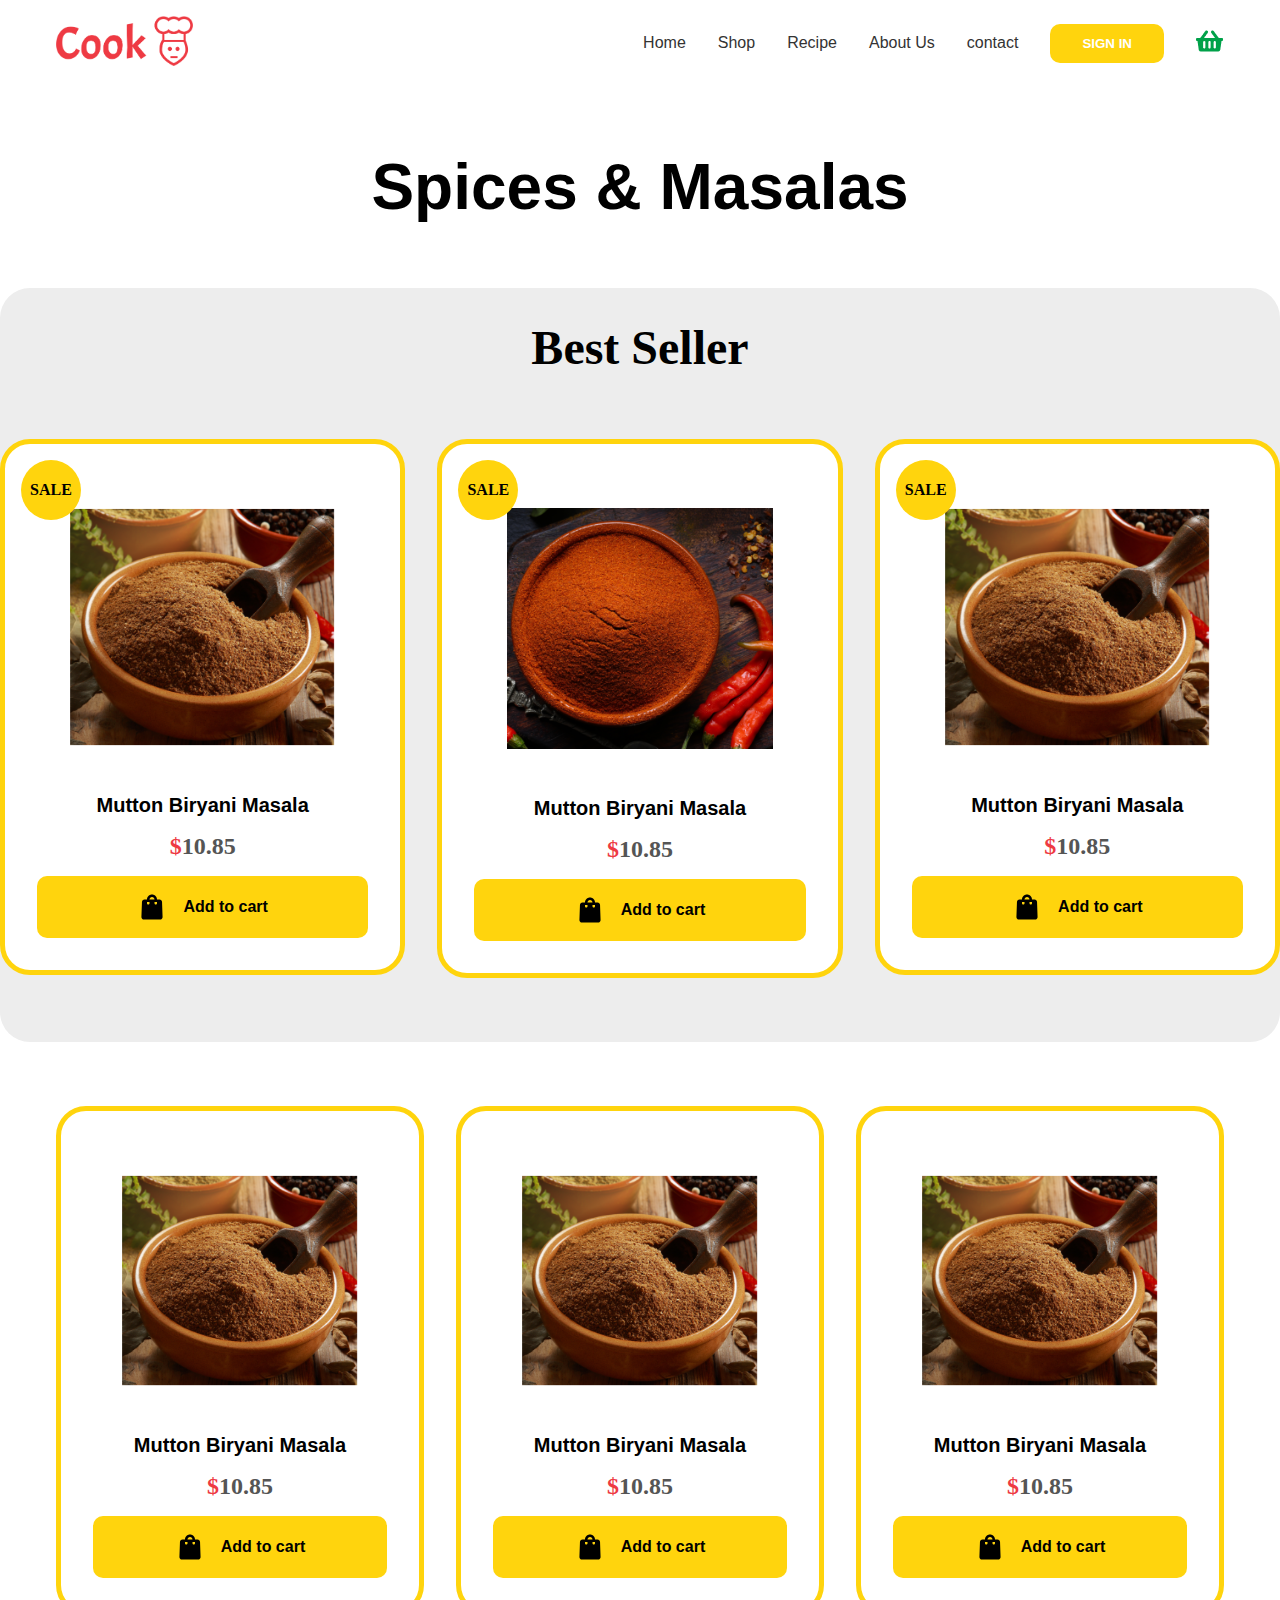
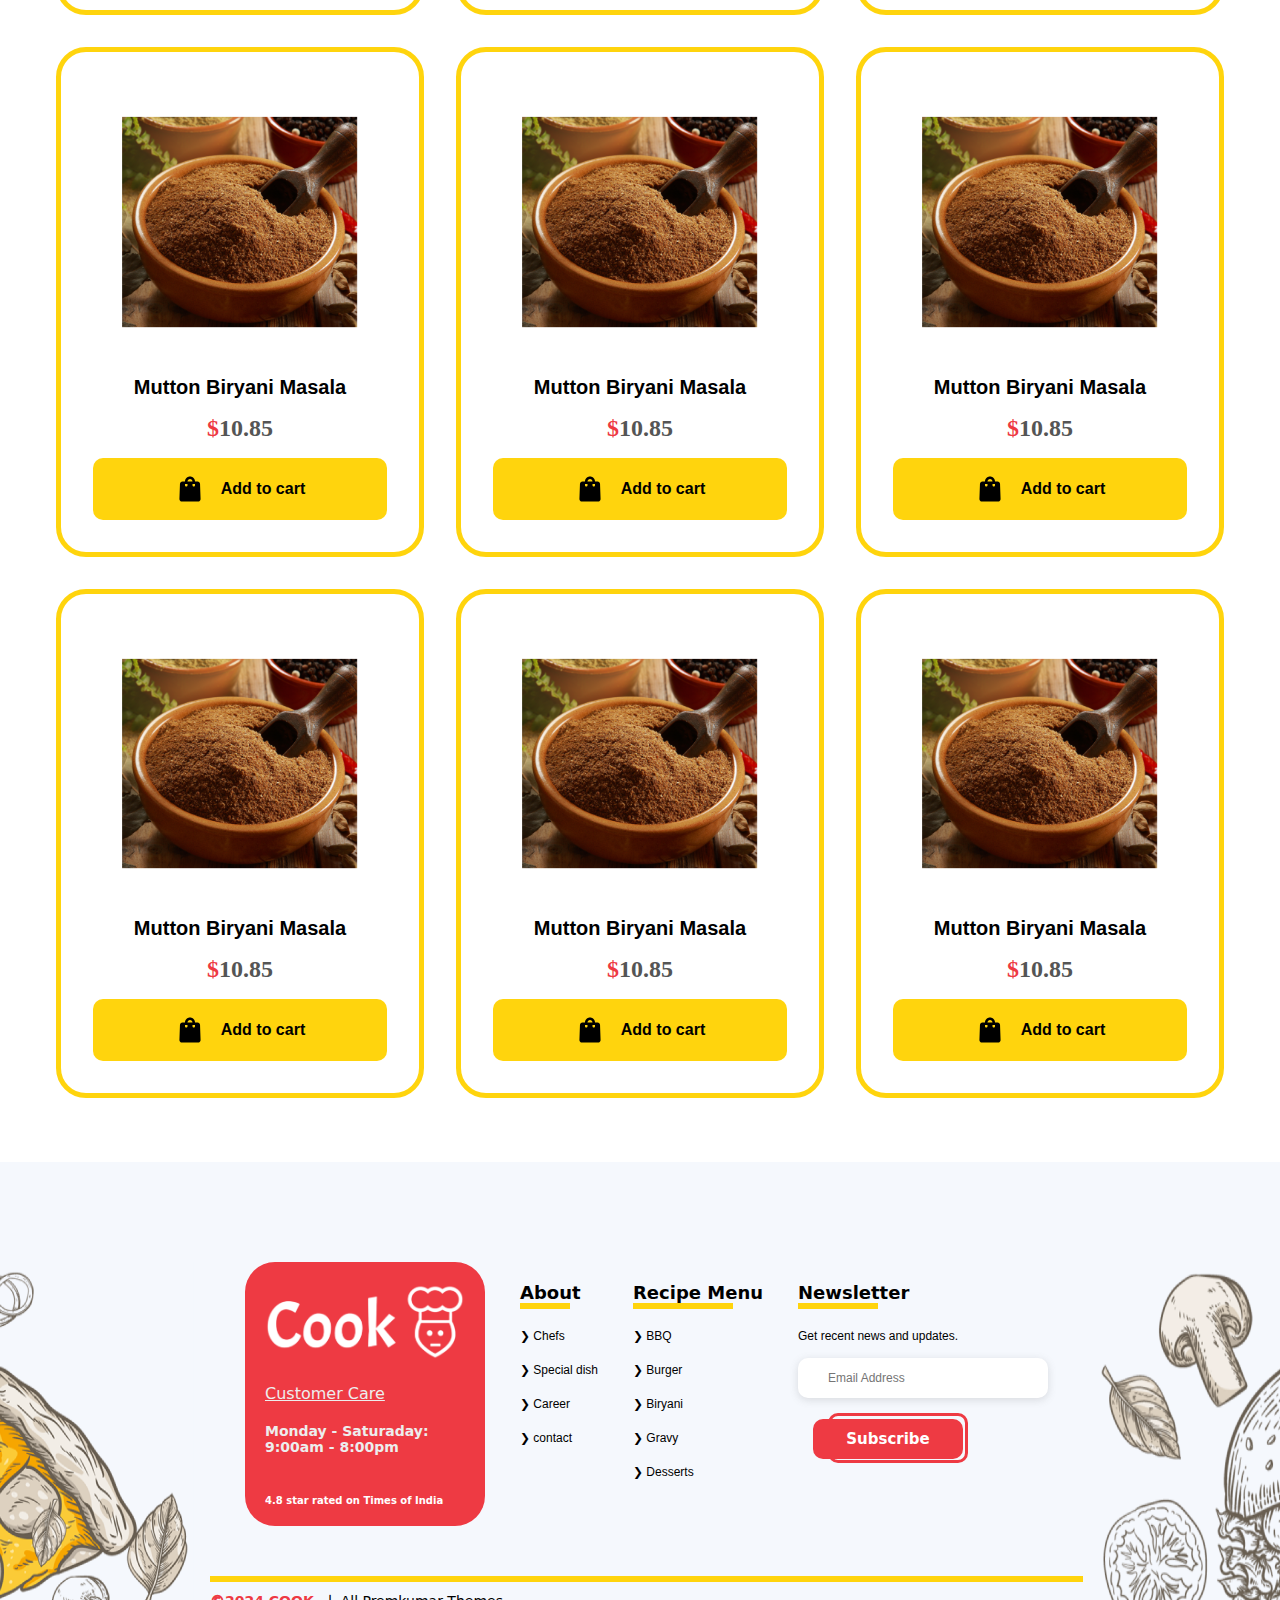
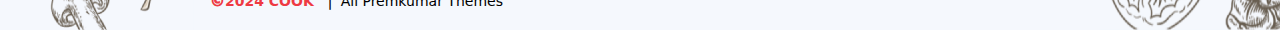
<file: shop.html>
<!DOCTYPE html>
<html lang="en">

<head>
    <meta charset="UTF-8">
    <meta name="viewport" content="width=device-width, initial-scale=1.0">
    <title> Shopping</title>
    <link rel="icon" type="image/x-icon" href="./images/cook-favicon-color.png">
    <link rel="stylesheet" href="./shop.css">
</head>

<body>
    <!--------------------------NAV bar----------------------->
    <nav>
        <div class="gridlayout">
            <div class="parentheader">
                <div class="imagechild1">
                    <img src="./images/Logo.png" alt="logo">
                </div>
                <div class="ulchild">
                    <ul class="ulmain">
                        <li><a href="./index.html">Home</a></li>
                        <li><a href="./shop.html">Shop</a></li>
                        <li><a href="./recipe.html">Recipe</a></li>
                        <li><a href="./about.html">About Us</a></li>
                        <li><a href="./contact.html">contact</a></li>
                        <li><a href="./signin.html"><button>SIGN IN</button></a></li>
                        <li><img src="./images/Cartsymbol.png"
                                alt="cart"></li>
                    </ul>
                </div>
            </div>

        </div>
    </nav>
    <section>
        <div class="gridlayout">
            <div class="shopheading">
                <h2>Spices & Masalas</h2>
            </div>
        </div>
    </section>
    <!-- ---------------------------------------------best seller section---------------------->
    <section>
        <div class="bestsellerbackground">
            <div class="gridlayout">
                <div class="bestsellertitle">
                    <h2>Best Seller</h2>
                </div>
            </div>
            <div class="products">
                <div class="product1">
                    <div class="productborder">
                        <div> SALE</div>
                        <img src="./images/Mutton-Biriyani-Masala.png" alt="Mutton-biriyani-masal" class="primg1">
                        <p>Mutton Biryani Masala</p>
                        <h4>$10.85</h4>
                        <button><svg width="30px" height="30px" viewBox="0 0 24.00 24.00" version="1.1"
                                xmlns="http://www.w3.org/2000/svg" xmlns:xlink="http://www.w3.org/1999/xlink"
                                fill="#000000">
                                <g id="SVGRepo_bgCarrier" stroke-width="0" transform="translate(0,0), scale(1)"></g>
                                <g id="SVGRepo_tracerCarrier" stroke-linecap="round" stroke-linejoin="round"></g>
                                <g id="SVGRepo_iconCarrier">
                                    <title>shopping_bag_1_fill</title>
                                    <g id="页面-1" stroke="none" stroke-width="1" fill="none" fill-rule="evenodd">
                                        <g id="Business" transform="translate(-912.000000, -48.000000)"
                                            fill-rule="nonzero">
                                            <g id="shopping_bag_1_fill" transform="translate(912.000000, 48.000000)">
                                                <path
                                                    d="M24,0 L24,24 L0,24 L0,0 L24,0 Z M12.5934901,23.257841 L12.5819402,23.2595131 L12.5108777,23.2950439 L12.4918791,23.2987469 L12.4918791,23.2987469 L12.4767152,23.2950439 L12.4056548,23.2595131 C12.3958229,23.2563662 12.3870493,23.2590235 12.3821421,23.2649074 L12.3780323,23.275831 L12.360941,23.7031097 L12.3658947,23.7234994 L12.3769048,23.7357139 L12.4804777,23.8096931 L12.4953491,23.8136134 L12.4953491,23.8136134 L12.5071152,23.8096931 L12.6106902,23.7357139 L12.6232938,23.7196733 L12.6232938,23.7196733 L12.6266527,23.7031097 L12.609561,23.275831 C12.6075724,23.2657013 12.6010112,23.2592993 12.5934901,23.257841 L12.5934901,23.257841 Z M12.8583906,23.1452862 L12.8445485,23.1473072 L12.6598443,23.2396597 L12.6498822,23.2499052 L12.6498822,23.2499052 L12.6471943,23.2611114 L12.6650943,23.6906389 L12.6699349,23.7034178 L12.6699349,23.7034178 L12.678386,23.7104931 L12.8793402,23.8032389 C12.8914285,23.8068999 12.9022333,23.8029875 12.9078286,23.7952264 L12.9118235,23.7811639 L12.8776777,23.1665331 C12.8752882,23.1545897 12.8674102,23.1470016 12.8583906,23.1452862 L12.8583906,23.1452862 Z M12.1430473,23.1473072 C12.1332178,23.1423925 12.1221763,23.1452606 12.1156365,23.1525954 L12.1099173,23.1665331 L12.0757714,23.7811639 C12.0751323,23.7926639 12.0828099,23.8018602 12.0926481,23.8045676 L12.108256,23.8032389 L12.3092106,23.7104931 L12.3186497,23.7024347 L12.3186497,23.7024347 L12.3225043,23.6906389 L12.340401,23.2611114 L12.337245,23.2485176 L12.337245,23.2485176 L12.3277531,23.2396597 L12.1430473,23.1473072 Z"
                                                    id="MingCute" fill-rule="nonzero">
                                                </path>
                                                <path
                                                    d="M12,2 C14.2091,2 16,3.79086 16,6 L18.0351,6 C19.1119,6 19.9954,6.85252 20.0339,7.92862 L20.4624,19.9286 C20.5028,21.0604 19.5963,22 18.4637,22 L5.5364,22 C4.40385,22 3.49726,21.0605 3.53768,19.9286 L3.96625,7.92862 C4.00468,6.85252 4.88819,6 5.96498,6 L8,6 C8,3.79086 9.79086,2 12,2 Z M10,8 L8,8 L8,9 C8,9.55228 8.44772,10 9,10 C9.51283143,10 9.93550653,9.61395571 9.9932722,9.11662025 L10,9 L10,8 Z M16,8 L14,8 L14,9 C14,9.55228 14.4477,10 15,10 C15.5523,10 16,9.55228 16,9 L16,8 Z M12,4 C10.9456091,4 10.0818322,4.81587733 10.0054856,5.85073759 L10,6 L14,6 C14,4.89543 13.1046,4 12,4 Z"
                                                    id="形状" fill="#000000">
                                                </path>
                                            </g>
                                        </g>
                                    </g>
                                </g>
                            </svg>
                            <p>Add to cart </p>
                        </button>
                    </div>
                </div>
                <div class="product2">
                    <div class="productborder">
                        <div> SALE</div>
                        <img src="./images/Red-chilly-powerd.png" alt="Mutton-biriyani-masal">
                        <p>Mutton Biryani Masala</p>
                        <h4>$10.85</h4>
                        <button><svg width="30px" height="30px" viewBox="0 0 24.00 24.00" version="1.1"
                                xmlns="http://www.w3.org/2000/svg" xmlns:xlink="http://www.w3.org/1999/xlink"
                                fill="#000000">
                                <g id="SVGRepo_bgCarrier" stroke-width="0" transform="translate(0,0), scale(1)"></g>
                                <g id="SVGRepo_tracerCarrier" stroke-linecap="round" stroke-linejoin="round"></g>
                                <g id="SVGRepo_iconCarrier">
                                    <title>shopping_bag_1_fill</title>
                                    <g id="页面-1" stroke="none" stroke-width="1" fill="none" fill-rule="evenodd">
                                        <g id="Business" transform="translate(-912.000000, -48.000000)"
                                            fill-rule="nonzero">
                                            <g id="shopping_bag_1_fill" transform="translate(912.000000, 48.000000)">
                                                <path
                                                    d="M24,0 L24,24 L0,24 L0,0 L24,0 Z M12.5934901,23.257841 L12.5819402,23.2595131 L12.5108777,23.2950439 L12.4918791,23.2987469 L12.4918791,23.2987469 L12.4767152,23.2950439 L12.4056548,23.2595131 C12.3958229,23.2563662 12.3870493,23.2590235 12.3821421,23.2649074 L12.3780323,23.275831 L12.360941,23.7031097 L12.3658947,23.7234994 L12.3769048,23.7357139 L12.4804777,23.8096931 L12.4953491,23.8136134 L12.4953491,23.8136134 L12.5071152,23.8096931 L12.6106902,23.7357139 L12.6232938,23.7196733 L12.6232938,23.7196733 L12.6266527,23.7031097 L12.609561,23.275831 C12.6075724,23.2657013 12.6010112,23.2592993 12.5934901,23.257841 L12.5934901,23.257841 Z M12.8583906,23.1452862 L12.8445485,23.1473072 L12.6598443,23.2396597 L12.6498822,23.2499052 L12.6498822,23.2499052 L12.6471943,23.2611114 L12.6650943,23.6906389 L12.6699349,23.7034178 L12.6699349,23.7034178 L12.678386,23.7104931 L12.8793402,23.8032389 C12.8914285,23.8068999 12.9022333,23.8029875 12.9078286,23.7952264 L12.9118235,23.7811639 L12.8776777,23.1665331 C12.8752882,23.1545897 12.8674102,23.1470016 12.8583906,23.1452862 L12.8583906,23.1452862 Z M12.1430473,23.1473072 C12.1332178,23.1423925 12.1221763,23.1452606 12.1156365,23.1525954 L12.1099173,23.1665331 L12.0757714,23.7811639 C12.0751323,23.7926639 12.0828099,23.8018602 12.0926481,23.8045676 L12.108256,23.8032389 L12.3092106,23.7104931 L12.3186497,23.7024347 L12.3186497,23.7024347 L12.3225043,23.6906389 L12.340401,23.2611114 L12.337245,23.2485176 L12.337245,23.2485176 L12.3277531,23.2396597 L12.1430473,23.1473072 Z"
                                                    id="MingCute" fill-rule="nonzero">
                                                </path>
                                                <path
                                                    d="M12,2 C14.2091,2 16,3.79086 16,6 L18.0351,6 C19.1119,6 19.9954,6.85252 20.0339,7.92862 L20.4624,19.9286 C20.5028,21.0604 19.5963,22 18.4637,22 L5.5364,22 C4.40385,22 3.49726,21.0605 3.53768,19.9286 L3.96625,7.92862 C4.00468,6.85252 4.88819,6 5.96498,6 L8,6 C8,3.79086 9.79086,2 12,2 Z M10,8 L8,8 L8,9 C8,9.55228 8.44772,10 9,10 C9.51283143,10 9.93550653,9.61395571 9.9932722,9.11662025 L10,9 L10,8 Z M16,8 L14,8 L14,9 C14,9.55228 14.4477,10 15,10 C15.5523,10 16,9.55228 16,9 L16,8 Z M12,4 C10.9456091,4 10.0818322,4.81587733 10.0054856,5.85073759 L10,6 L14,6 C14,4.89543 13.1046,4 12,4 Z"
                                                    id="形状" fill="#000000">
                                                </path>
                                            </g>
                                        </g>
                                    </g>
                                </g>
                            </svg>
                            <p>Add to cart</p>
                        </button>
                    </div>
                </div>
                <div class="product3">
                    <div class="productborder">
                        <div> SALE</div>
                        <img src="./images/Mutton-Biriyani-Masala.png" alt="Mutton-biriyani-masal">
                        <p>Mutton Biryani Masala</p>
                        <h4>$10.85</h4>
                        <button><svg width="30px" height="30px" viewBox="0 0 24.00 24.00" version="1.1"
                                xmlns="http://www.w3.org/2000/svg" xmlns:xlink="http://www.w3.org/1999/xlink"
                                fill="#000000">
                                <g id="SVGRepo_bgCarrier" stroke-width="0" transform="translate(0,0), scale(1)"></g>
                                <g id="SVGRepo_tracerCarrier" stroke-linecap="round" stroke-linejoin="round"></g>
                                <g id="SVGRepo_iconCarrier">
                                    <title>shopping_bag_1_fill</title>
                                    <g id="页面-1" stroke="none" stroke-width="1" fill="none" fill-rule="evenodd">
                                        <g id="Business" transform="translate(-912.000000, -48.000000)"
                                            fill-rule="nonzero">
                                            <g id="shopping_bag_1_fill" transform="translate(912.000000, 48.000000)">
                                                <path
                                                    d="M24,0 L24,24 L0,24 L0,0 L24,0 Z M12.5934901,23.257841 L12.5819402,23.2595131 L12.5108777,23.2950439 L12.4918791,23.2987469 L12.4918791,23.2987469 L12.4767152,23.2950439 L12.4056548,23.2595131 C12.3958229,23.2563662 12.3870493,23.2590235 12.3821421,23.2649074 L12.3780323,23.275831 L12.360941,23.7031097 L12.3658947,23.7234994 L12.3769048,23.7357139 L12.4804777,23.8096931 L12.4953491,23.8136134 L12.4953491,23.8136134 L12.5071152,23.8096931 L12.6106902,23.7357139 L12.6232938,23.7196733 L12.6232938,23.7196733 L12.6266527,23.7031097 L12.609561,23.275831 C12.6075724,23.2657013 12.6010112,23.2592993 12.5934901,23.257841 L12.5934901,23.257841 Z M12.8583906,23.1452862 L12.8445485,23.1473072 L12.6598443,23.2396597 L12.6498822,23.2499052 L12.6498822,23.2499052 L12.6471943,23.2611114 L12.6650943,23.6906389 L12.6699349,23.7034178 L12.6699349,23.7034178 L12.678386,23.7104931 L12.8793402,23.8032389 C12.8914285,23.8068999 12.9022333,23.8029875 12.9078286,23.7952264 L12.9118235,23.7811639 L12.8776777,23.1665331 C12.8752882,23.1545897 12.8674102,23.1470016 12.8583906,23.1452862 L12.8583906,23.1452862 Z M12.1430473,23.1473072 C12.1332178,23.1423925 12.1221763,23.1452606 12.1156365,23.1525954 L12.1099173,23.1665331 L12.0757714,23.7811639 C12.0751323,23.7926639 12.0828099,23.8018602 12.0926481,23.8045676 L12.108256,23.8032389 L12.3092106,23.7104931 L12.3186497,23.7024347 L12.3186497,23.7024347 L12.3225043,23.6906389 L12.340401,23.2611114 L12.337245,23.2485176 L12.337245,23.2485176 L12.3277531,23.2396597 L12.1430473,23.1473072 Z"
                                                    id="MingCute" fill-rule="nonzero">
                                                </path>
                                                <path
                                                    d="M12,2 C14.2091,2 16,3.79086 16,6 L18.0351,6 C19.1119,6 19.9954,6.85252 20.0339,7.92862 L20.4624,19.9286 C20.5028,21.0604 19.5963,22 18.4637,22 L5.5364,22 C4.40385,22 3.49726,21.0605 3.53768,19.9286 L3.96625,7.92862 C4.00468,6.85252 4.88819,6 5.96498,6 L8,6 C8,3.79086 9.79086,2 12,2 Z M10,8 L8,8 L8,9 C8,9.55228 8.44772,10 9,10 C9.51283143,10 9.93550653,9.61395571 9.9932722,9.11662025 L10,9 L10,8 Z M16,8 L14,8 L14,9 C14,9.55228 14.4477,10 15,10 C15.5523,10 16,9.55228 16,9 L16,8 Z M12,4 C10.9456091,4 10.0818322,4.81587733 10.0054856,5.85073759 L10,6 L14,6 C14,4.89543 13.1046,4 12,4 Z"
                                                    id="形状" fill="#000000">
                                                </path>
                                            </g>
                                        </g>
                                    </g>
                                </g>
                            </svg>
                            <p>Add to cart </p>
                        </button>
                    </div>
                </div>

            </div>
    </section>
    <!-- ----------------------------------- Main Products--------------------->
    <section>
        <div class="gridlayout">
            <div class="productsectionrow">

                <div class="product1">
                    <div class="productborder">
                        <img src="./images/Mutton-Biriyani-Masala.png" alt="Mutton-biriyani-masal" class="productimage">
                        <p>Mutton Biryani Masala</p>
                        <h4>$10.85</h4>
                        <button><svg width="30px" height="30px" viewBox="0 0 24.00 24.00" version="1.1"
                                xmlns="http://www.w3.org/2000/svg" xmlns:xlink="http://www.w3.org/1999/xlink"
                                fill="#000000">
                                <g id="SVGRepo_bgCarrier" stroke-width="0" transform="translate(0,0), scale(1)"></g>
                                <g id="SVGRepo_tracerCarrier" stroke-linecap="round" stroke-linejoin="round"></g>
                                <g id="SVGRepo_iconCarrier">
                                    <title>shopping_bag_1_fill</title>
                                    <g id="页面-1" stroke="none" stroke-width="1" fill="none" fill-rule="evenodd">
                                        <g id="Business" transform="translate(-912.000000, -48.000000)"
                                            fill-rule="nonzero">
                                            <g id="shopping_bag_1_fill" transform="translate(912.000000, 48.000000)">
                                                <path
                                                    d="M24,0 L24,24 L0,24 L0,0 L24,0 Z M12.5934901,23.257841 L12.5819402,23.2595131 L12.5108777,23.2950439 L12.4918791,23.2987469 L12.4918791,23.2987469 L12.4767152,23.2950439 L12.4056548,23.2595131 C12.3958229,23.2563662 12.3870493,23.2590235 12.3821421,23.2649074 L12.3780323,23.275831 L12.360941,23.7031097 L12.3658947,23.7234994 L12.3769048,23.7357139 L12.4804777,23.8096931 L12.4953491,23.8136134 L12.4953491,23.8136134 L12.5071152,23.8096931 L12.6106902,23.7357139 L12.6232938,23.7196733 L12.6232938,23.7196733 L12.6266527,23.7031097 L12.609561,23.275831 C12.6075724,23.2657013 12.6010112,23.2592993 12.5934901,23.257841 L12.5934901,23.257841 Z M12.8583906,23.1452862 L12.8445485,23.1473072 L12.6598443,23.2396597 L12.6498822,23.2499052 L12.6498822,23.2499052 L12.6471943,23.2611114 L12.6650943,23.6906389 L12.6699349,23.7034178 L12.6699349,23.7034178 L12.678386,23.7104931 L12.8793402,23.8032389 C12.8914285,23.8068999 12.9022333,23.8029875 12.9078286,23.7952264 L12.9118235,23.7811639 L12.8776777,23.1665331 C12.8752882,23.1545897 12.8674102,23.1470016 12.8583906,23.1452862 L12.8583906,23.1452862 Z M12.1430473,23.1473072 C12.1332178,23.1423925 12.1221763,23.1452606 12.1156365,23.1525954 L12.1099173,23.1665331 L12.0757714,23.7811639 C12.0751323,23.7926639 12.0828099,23.8018602 12.0926481,23.8045676 L12.108256,23.8032389 L12.3092106,23.7104931 L12.3186497,23.7024347 L12.3186497,23.7024347 L12.3225043,23.6906389 L12.340401,23.2611114 L12.337245,23.2485176 L12.337245,23.2485176 L12.3277531,23.2396597 L12.1430473,23.1473072 Z"
                                                    id="MingCute" fill-rule="nonzero">
                                                </path>
                                                <path
                                                    d="M12,2 C14.2091,2 16,3.79086 16,6 L18.0351,6 C19.1119,6 19.9954,6.85252 20.0339,7.92862 L20.4624,19.9286 C20.5028,21.0604 19.5963,22 18.4637,22 L5.5364,22 C4.40385,22 3.49726,21.0605 3.53768,19.9286 L3.96625,7.92862 C4.00468,6.85252 4.88819,6 5.96498,6 L8,6 C8,3.79086 9.79086,2 12,2 Z M10,8 L8,8 L8,9 C8,9.55228 8.44772,10 9,10 C9.51283143,10 9.93550653,9.61395571 9.9932722,9.11662025 L10,9 L10,8 Z M16,8 L14,8 L14,9 C14,9.55228 14.4477,10 15,10 C15.5523,10 16,9.55228 16,9 L16,8 Z M12,4 C10.9456091,4 10.0818322,4.81587733 10.0054856,5.85073759 L10,6 L14,6 C14,4.89543 13.1046,4 12,4 Z"
                                                    id="形状" fill="#000000">
                                                </path>
                                            </g>
                                        </g>
                                    </g>
                                </g>
                            </svg>
                            <p>Add to cart </p>
                        </button>
                    </div>
                </div>
                <div class="product2">
                    <div class="productborder">
                        <img src="./images/Mutton-Biriyani-Masala.png" alt="Mutton-biriyani-masal" class="productimage">
                        <p>Mutton Biryani Masala</p>
                        <h4>$10.85</h4>
                        <button><svg width="30px" height="30px" viewBox="0 0 24.00 24.00" version="1.1"
                                xmlns="http://www.w3.org/2000/svg" xmlns:xlink="http://www.w3.org/1999/xlink"
                                fill="#000000">
                                <g id="SVGRepo_bgCarrier" stroke-width="0" transform="translate(0,0), scale(1)"></g>
                                <g id="SVGRepo_tracerCarrier" stroke-linecap="round" stroke-linejoin="round"></g>
                                <g id="SVGRepo_iconCarrier">
                                    <title>shopping_bag_1_fill</title>
                                    <g id="页面-1" stroke="none" stroke-width="1" fill="none" fill-rule="evenodd">
                                        <g id="Business" transform="translate(-912.000000, -48.000000)"
                                            fill-rule="nonzero">
                                            <g id="shopping_bag_1_fill" transform="translate(912.000000, 48.000000)">
                                                <path
                                                    d="M24,0 L24,24 L0,24 L0,0 L24,0 Z M12.5934901,23.257841 L12.5819402,23.2595131 L12.5108777,23.2950439 L12.4918791,23.2987469 L12.4918791,23.2987469 L12.4767152,23.2950439 L12.4056548,23.2595131 C12.3958229,23.2563662 12.3870493,23.2590235 12.3821421,23.2649074 L12.3780323,23.275831 L12.360941,23.7031097 L12.3658947,23.7234994 L12.3769048,23.7357139 L12.4804777,23.8096931 L12.4953491,23.8136134 L12.4953491,23.8136134 L12.5071152,23.8096931 L12.6106902,23.7357139 L12.6232938,23.7196733 L12.6232938,23.7196733 L12.6266527,23.7031097 L12.609561,23.275831 C12.6075724,23.2657013 12.6010112,23.2592993 12.5934901,23.257841 L12.5934901,23.257841 Z M12.8583906,23.1452862 L12.8445485,23.1473072 L12.6598443,23.2396597 L12.6498822,23.2499052 L12.6498822,23.2499052 L12.6471943,23.2611114 L12.6650943,23.6906389 L12.6699349,23.7034178 L12.6699349,23.7034178 L12.678386,23.7104931 L12.8793402,23.8032389 C12.8914285,23.8068999 12.9022333,23.8029875 12.9078286,23.7952264 L12.9118235,23.7811639 L12.8776777,23.1665331 C12.8752882,23.1545897 12.8674102,23.1470016 12.8583906,23.1452862 L12.8583906,23.1452862 Z M12.1430473,23.1473072 C12.1332178,23.1423925 12.1221763,23.1452606 12.1156365,23.1525954 L12.1099173,23.1665331 L12.0757714,23.7811639 C12.0751323,23.7926639 12.0828099,23.8018602 12.0926481,23.8045676 L12.108256,23.8032389 L12.3092106,23.7104931 L12.3186497,23.7024347 L12.3186497,23.7024347 L12.3225043,23.6906389 L12.340401,23.2611114 L12.337245,23.2485176 L12.337245,23.2485176 L12.3277531,23.2396597 L12.1430473,23.1473072 Z"
                                                    id="MingCute" fill-rule="nonzero">
                                                </path>
                                                <path
                                                    d="M12,2 C14.2091,2 16,3.79086 16,6 L18.0351,6 C19.1119,6 19.9954,6.85252 20.0339,7.92862 L20.4624,19.9286 C20.5028,21.0604 19.5963,22 18.4637,22 L5.5364,22 C4.40385,22 3.49726,21.0605 3.53768,19.9286 L3.96625,7.92862 C4.00468,6.85252 4.88819,6 5.96498,6 L8,6 C8,3.79086 9.79086,2 12,2 Z M10,8 L8,8 L8,9 C8,9.55228 8.44772,10 9,10 C9.51283143,10 9.93550653,9.61395571 9.9932722,9.11662025 L10,9 L10,8 Z M16,8 L14,8 L14,9 C14,9.55228 14.4477,10 15,10 C15.5523,10 16,9.55228 16,9 L16,8 Z M12,4 C10.9456091,4 10.0818322,4.81587733 10.0054856,5.85073759 L10,6 L14,6 C14,4.89543 13.1046,4 12,4 Z"
                                                    id="形状" fill="#000000">
                                                </path>
                                            </g>
                                        </g>
                                    </g>
                                </g>
                            </svg>
                            <p>Add to cart </p>
                        </button>
                    </div>
                </div>

                <div class="product3">
                    <div class="productborder">
                        <img src="./images/Mutton-Biriyani-Masala.png" alt="Mutton-biriyani-masal" class="productimage">
                        <p>Mutton Biryani Masala</p>
                        <h4>$10.85</h4>
                        <button><svg width="30px" height="30px" viewBox="0 0 24.00 24.00" version="1.1"
                                xmlns="http://www.w3.org/2000/svg" xmlns:xlink="http://www.w3.org/1999/xlink"
                                fill="#000000">
                                <g id="SVGRepo_bgCarrier" stroke-width="0" transform="translate(0,0), scale(1)"></g>
                                <g id="SVGRepo_tracerCarrier" stroke-linecap="round" stroke-linejoin="round"></g>
                                <g id="SVGRepo_iconCarrier">
                                    <title>shopping_bag_1_fill</title>
                                    <g id="页面-1" stroke="none" stroke-width="1" fill="none" fill-rule="evenodd">
                                        <g id="Business" transform="translate(-912.000000, -48.000000)"
                                            fill-rule="nonzero">
                                            <g id="shopping_bag_1_fill" transform="translate(912.000000, 48.000000)">
                                                <path
                                                    d="M24,0 L24,24 L0,24 L0,0 L24,0 Z M12.5934901,23.257841 L12.5819402,23.2595131 L12.5108777,23.2950439 L12.4918791,23.2987469 L12.4918791,23.2987469 L12.4767152,23.2950439 L12.4056548,23.2595131 C12.3958229,23.2563662 12.3870493,23.2590235 12.3821421,23.2649074 L12.3780323,23.275831 L12.360941,23.7031097 L12.3658947,23.7234994 L12.3769048,23.7357139 L12.4804777,23.8096931 L12.4953491,23.8136134 L12.4953491,23.8136134 L12.5071152,23.8096931 L12.6106902,23.7357139 L12.6232938,23.7196733 L12.6232938,23.7196733 L12.6266527,23.7031097 L12.609561,23.275831 C12.6075724,23.2657013 12.6010112,23.2592993 12.5934901,23.257841 L12.5934901,23.257841 Z M12.8583906,23.1452862 L12.8445485,23.1473072 L12.6598443,23.2396597 L12.6498822,23.2499052 L12.6498822,23.2499052 L12.6471943,23.2611114 L12.6650943,23.6906389 L12.6699349,23.7034178 L12.6699349,23.7034178 L12.678386,23.7104931 L12.8793402,23.8032389 C12.8914285,23.8068999 12.9022333,23.8029875 12.9078286,23.7952264 L12.9118235,23.7811639 L12.8776777,23.1665331 C12.8752882,23.1545897 12.8674102,23.1470016 12.8583906,23.1452862 L12.8583906,23.1452862 Z M12.1430473,23.1473072 C12.1332178,23.1423925 12.1221763,23.1452606 12.1156365,23.1525954 L12.1099173,23.1665331 L12.0757714,23.7811639 C12.0751323,23.7926639 12.0828099,23.8018602 12.0926481,23.8045676 L12.108256,23.8032389 L12.3092106,23.7104931 L12.3186497,23.7024347 L12.3186497,23.7024347 L12.3225043,23.6906389 L12.340401,23.2611114 L12.337245,23.2485176 L12.337245,23.2485176 L12.3277531,23.2396597 L12.1430473,23.1473072 Z"
                                                    id="MingCute" fill-rule="nonzero">
                                                </path>
                                                <path
                                                    d="M12,2 C14.2091,2 16,3.79086 16,6 L18.0351,6 C19.1119,6 19.9954,6.85252 20.0339,7.92862 L20.4624,19.9286 C20.5028,21.0604 19.5963,22 18.4637,22 L5.5364,22 C4.40385,22 3.49726,21.0605 3.53768,19.9286 L3.96625,7.92862 C4.00468,6.85252 4.88819,6 5.96498,6 L8,6 C8,3.79086 9.79086,2 12,2 Z M10,8 L8,8 L8,9 C8,9.55228 8.44772,10 9,10 C9.51283143,10 9.93550653,9.61395571 9.9932722,9.11662025 L10,9 L10,8 Z M16,8 L14,8 L14,9 C14,9.55228 14.4477,10 15,10 C15.5523,10 16,9.55228 16,9 L16,8 Z M12,4 C10.9456091,4 10.0818322,4.81587733 10.0054856,5.85073759 L10,6 L14,6 C14,4.89543 13.1046,4 12,4 Z"
                                                    id="形状" fill="#000000">
                                                </path>
                                            </g>
                                        </g>
                                    </g>
                                </g>
                            </svg>
                            <p>Add to cart </p>
                        </button>
                    </div>
                </div>
                <div class="product4">
                    <div class="productborder">
                        <img src="./images/Mutton-Biriyani-Masala.png" alt="Mutton-biriyani-masal" class="productimage">
                        <p>Mutton Biryani Masala</p>
                        <h4>$10.85</h4>
                        <button><svg width="30px" height="30px" viewBox="0 0 24.00 24.00" version="1.1"
                                xmlns="http://www.w3.org/2000/svg" xmlns:xlink="http://www.w3.org/1999/xlink"
                                fill="#000000">
                                <g id="SVGRepo_bgCarrier" stroke-width="0" transform="translate(0,0), scale(1)"></g>
                                <g id="SVGRepo_tracerCarrier" stroke-linecap="round" stroke-linejoin="round"></g>
                                <g id="SVGRepo_iconCarrier">
                                    <title>shopping_bag_1_fill</title>
                                    <g id="页面-1" stroke="none" stroke-width="1" fill="none" fill-rule="evenodd">
                                        <g id="Business" transform="translate(-912.000000, -48.000000)"
                                            fill-rule="nonzero">
                                            <g id="shopping_bag_1_fill" transform="translate(912.000000, 48.000000)">
                                                <path
                                                    d="M24,0 L24,24 L0,24 L0,0 L24,0 Z M12.5934901,23.257841 L12.5819402,23.2595131 L12.5108777,23.2950439 L12.4918791,23.2987469 L12.4918791,23.2987469 L12.4767152,23.2950439 L12.4056548,23.2595131 C12.3958229,23.2563662 12.3870493,23.2590235 12.3821421,23.2649074 L12.3780323,23.275831 L12.360941,23.7031097 L12.3658947,23.7234994 L12.3769048,23.7357139 L12.4804777,23.8096931 L12.4953491,23.8136134 L12.4953491,23.8136134 L12.5071152,23.8096931 L12.6106902,23.7357139 L12.6232938,23.7196733 L12.6232938,23.7196733 L12.6266527,23.7031097 L12.609561,23.275831 C12.6075724,23.2657013 12.6010112,23.2592993 12.5934901,23.257841 L12.5934901,23.257841 Z M12.8583906,23.1452862 L12.8445485,23.1473072 L12.6598443,23.2396597 L12.6498822,23.2499052 L12.6498822,23.2499052 L12.6471943,23.2611114 L12.6650943,23.6906389 L12.6699349,23.7034178 L12.6699349,23.7034178 L12.678386,23.7104931 L12.8793402,23.8032389 C12.8914285,23.8068999 12.9022333,23.8029875 12.9078286,23.7952264 L12.9118235,23.7811639 L12.8776777,23.1665331 C12.8752882,23.1545897 12.8674102,23.1470016 12.8583906,23.1452862 L12.8583906,23.1452862 Z M12.1430473,23.1473072 C12.1332178,23.1423925 12.1221763,23.1452606 12.1156365,23.1525954 L12.1099173,23.1665331 L12.0757714,23.7811639 C12.0751323,23.7926639 12.0828099,23.8018602 12.0926481,23.8045676 L12.108256,23.8032389 L12.3092106,23.7104931 L12.3186497,23.7024347 L12.3186497,23.7024347 L12.3225043,23.6906389 L12.340401,23.2611114 L12.337245,23.2485176 L12.337245,23.2485176 L12.3277531,23.2396597 L12.1430473,23.1473072 Z"
                                                    id="MingCute" fill-rule="nonzero">
                                                </path>
                                                <path
                                                    d="M12,2 C14.2091,2 16,3.79086 16,6 L18.0351,6 C19.1119,6 19.9954,6.85252 20.0339,7.92862 L20.4624,19.9286 C20.5028,21.0604 19.5963,22 18.4637,22 L5.5364,22 C4.40385,22 3.49726,21.0605 3.53768,19.9286 L3.96625,7.92862 C4.00468,6.85252 4.88819,6 5.96498,6 L8,6 C8,3.79086 9.79086,2 12,2 Z M10,8 L8,8 L8,9 C8,9.55228 8.44772,10 9,10 C9.51283143,10 9.93550653,9.61395571 9.9932722,9.11662025 L10,9 L10,8 Z M16,8 L14,8 L14,9 C14,9.55228 14.4477,10 15,10 C15.5523,10 16,9.55228 16,9 L16,8 Z M12,4 C10.9456091,4 10.0818322,4.81587733 10.0054856,5.85073759 L10,6 L14,6 C14,4.89543 13.1046,4 12,4 Z"
                                                    id="形状" fill="#000000">
                                                </path>
                                            </g>
                                        </g>
                                    </g>
                                </g>
                            </svg>
                            <p>Add to cart</p>
                        </button>
                    </div>
                </div>
                <div class="product5">
                    <div class="productborder">
                        <img src="./images/Mutton-Biriyani-Masala.png" alt="Mutton-biriyani-masal" class="productimage">
                        <p>Mutton Biryani Masala</p>
                        <h4>$10.85</h4>
                        <button><svg width="30px" height="30px" viewBox="0 0 24.00 24.00" version="1.1"
                                xmlns="http://www.w3.org/2000/svg" xmlns:xlink="http://www.w3.org/1999/xlink"
                                fill="#000000">
                                <g id="SVGRepo_bgCarrier" stroke-width="0" transform="translate(0,0), scale(1)"></g>
                                <g id="SVGRepo_tracerCarrier" stroke-linecap="round" stroke-linejoin="round"></g>
                                <g id="SVGRepo_iconCarrier">
                                    <title>shopping_bag_1_fill</title>
                                    <g id="页面-1" stroke="none" stroke-width="1" fill="none" fill-rule="evenodd">
                                        <g id="Business" transform="translate(-912.000000, -48.000000)"
                                            fill-rule="nonzero">
                                            <g id="shopping_bag_1_fill" transform="translate(912.000000, 48.000000)">
                                                <path
                                                    d="M24,0 L24,24 L0,24 L0,0 L24,0 Z M12.5934901,23.257841 L12.5819402,23.2595131 L12.5108777,23.2950439 L12.4918791,23.2987469 L12.4918791,23.2987469 L12.4767152,23.2950439 L12.4056548,23.2595131 C12.3958229,23.2563662 12.3870493,23.2590235 12.3821421,23.2649074 L12.3780323,23.275831 L12.360941,23.7031097 L12.3658947,23.7234994 L12.3769048,23.7357139 L12.4804777,23.8096931 L12.4953491,23.8136134 L12.4953491,23.8136134 L12.5071152,23.8096931 L12.6106902,23.7357139 L12.6232938,23.7196733 L12.6232938,23.7196733 L12.6266527,23.7031097 L12.609561,23.275831 C12.6075724,23.2657013 12.6010112,23.2592993 12.5934901,23.257841 L12.5934901,23.257841 Z M12.8583906,23.1452862 L12.8445485,23.1473072 L12.6598443,23.2396597 L12.6498822,23.2499052 L12.6498822,23.2499052 L12.6471943,23.2611114 L12.6650943,23.6906389 L12.6699349,23.7034178 L12.6699349,23.7034178 L12.678386,23.7104931 L12.8793402,23.8032389 C12.8914285,23.8068999 12.9022333,23.8029875 12.9078286,23.7952264 L12.9118235,23.7811639 L12.8776777,23.1665331 C12.8752882,23.1545897 12.8674102,23.1470016 12.8583906,23.1452862 L12.8583906,23.1452862 Z M12.1430473,23.1473072 C12.1332178,23.1423925 12.1221763,23.1452606 12.1156365,23.1525954 L12.1099173,23.1665331 L12.0757714,23.7811639 C12.0751323,23.7926639 12.0828099,23.8018602 12.0926481,23.8045676 L12.108256,23.8032389 L12.3092106,23.7104931 L12.3186497,23.7024347 L12.3186497,23.7024347 L12.3225043,23.6906389 L12.340401,23.2611114 L12.337245,23.2485176 L12.337245,23.2485176 L12.3277531,23.2396597 L12.1430473,23.1473072 Z"
                                                    id="MingCute" fill-rule="nonzero">
                                                </path>
                                                <path
                                                    d="M12,2 C14.2091,2 16,3.79086 16,6 L18.0351,6 C19.1119,6 19.9954,6.85252 20.0339,7.92862 L20.4624,19.9286 C20.5028,21.0604 19.5963,22 18.4637,22 L5.5364,22 C4.40385,22 3.49726,21.0605 3.53768,19.9286 L3.96625,7.92862 C4.00468,6.85252 4.88819,6 5.96498,6 L8,6 C8,3.79086 9.79086,2 12,2 Z M10,8 L8,8 L8,9 C8,9.55228 8.44772,10 9,10 C9.51283143,10 9.93550653,9.61395571 9.9932722,9.11662025 L10,9 L10,8 Z M16,8 L14,8 L14,9 C14,9.55228 14.4477,10 15,10 C15.5523,10 16,9.55228 16,9 L16,8 Z M12,4 C10.9456091,4 10.0818322,4.81587733 10.0054856,5.85073759 L10,6 L14,6 C14,4.89543 13.1046,4 12,4 Z"
                                                    id="形状" fill="#000000">
                                                </path>
                                            </g>
                                        </g>
                                    </g>
                                </g>
                            </svg>
                            <p>Add to cart </p>
                        </button>
                    </div>
                </div>

                <div class="product6">
                    <div class="productborder">
                        <img src="./images/Mutton-Biriyani-Masala.png" alt="Mutton-biriyani-masal" class="productimage">
                        <p>Mutton Biryani Masala</p>
                        <h4>$10.85</h4>
                        <button><svg width="30px" height="30px" viewBox="0 0 24.00 24.00" version="1.1"
                                xmlns="http://www.w3.org/2000/svg" xmlns:xlink="http://www.w3.org/1999/xlink"
                                fill="#000000">
                                <g id="SVGRepo_bgCarrier" stroke-width="0" transform="translate(0,0), scale(1)"></g>
                                <g id="SVGRepo_tracerCarrier" stroke-linecap="round" stroke-linejoin="round"></g>
                                <g id="SVGRepo_iconCarrier">
                                    <title>shopping_bag_1_fill</title>
                                    <g id="页面-1" stroke="none" stroke-width="1" fill="none" fill-rule="evenodd">
                                        <g id="Business" transform="translate(-912.000000, -48.000000)"
                                            fill-rule="nonzero">
                                            <g id="shopping_bag_1_fill" transform="translate(912.000000, 48.000000)">
                                                <path
                                                    d="M24,0 L24,24 L0,24 L0,0 L24,0 Z M12.5934901,23.257841 L12.5819402,23.2595131 L12.5108777,23.2950439 L12.4918791,23.2987469 L12.4918791,23.2987469 L12.4767152,23.2950439 L12.4056548,23.2595131 C12.3958229,23.2563662 12.3870493,23.2590235 12.3821421,23.2649074 L12.3780323,23.275831 L12.360941,23.7031097 L12.3658947,23.7234994 L12.3769048,23.7357139 L12.4804777,23.8096931 L12.4953491,23.8136134 L12.4953491,23.8136134 L12.5071152,23.8096931 L12.6106902,23.7357139 L12.6232938,23.7196733 L12.6232938,23.7196733 L12.6266527,23.7031097 L12.609561,23.275831 C12.6075724,23.2657013 12.6010112,23.2592993 12.5934901,23.257841 L12.5934901,23.257841 Z M12.8583906,23.1452862 L12.8445485,23.1473072 L12.6598443,23.2396597 L12.6498822,23.2499052 L12.6498822,23.2499052 L12.6471943,23.2611114 L12.6650943,23.6906389 L12.6699349,23.7034178 L12.6699349,23.7034178 L12.678386,23.7104931 L12.8793402,23.8032389 C12.8914285,23.8068999 12.9022333,23.8029875 12.9078286,23.7952264 L12.9118235,23.7811639 L12.8776777,23.1665331 C12.8752882,23.1545897 12.8674102,23.1470016 12.8583906,23.1452862 L12.8583906,23.1452862 Z M12.1430473,23.1473072 C12.1332178,23.1423925 12.1221763,23.1452606 12.1156365,23.1525954 L12.1099173,23.1665331 L12.0757714,23.7811639 C12.0751323,23.7926639 12.0828099,23.8018602 12.0926481,23.8045676 L12.108256,23.8032389 L12.3092106,23.7104931 L12.3186497,23.7024347 L12.3186497,23.7024347 L12.3225043,23.6906389 L12.340401,23.2611114 L12.337245,23.2485176 L12.337245,23.2485176 L12.3277531,23.2396597 L12.1430473,23.1473072 Z"
                                                    id="MingCute" fill-rule="nonzero">
                                                </path>
                                                <path
                                                    d="M12,2 C14.2091,2 16,3.79086 16,6 L18.0351,6 C19.1119,6 19.9954,6.85252 20.0339,7.92862 L20.4624,19.9286 C20.5028,21.0604 19.5963,22 18.4637,22 L5.5364,22 C4.40385,22 3.49726,21.0605 3.53768,19.9286 L3.96625,7.92862 C4.00468,6.85252 4.88819,6 5.96498,6 L8,6 C8,3.79086 9.79086,2 12,2 Z M10,8 L8,8 L8,9 C8,9.55228 8.44772,10 9,10 C9.51283143,10 9.93550653,9.61395571 9.9932722,9.11662025 L10,9 L10,8 Z M16,8 L14,8 L14,9 C14,9.55228 14.4477,10 15,10 C15.5523,10 16,9.55228 16,9 L16,8 Z M12,4 C10.9456091,4 10.0818322,4.81587733 10.0054856,5.85073759 L10,6 L14,6 C14,4.89543 13.1046,4 12,4 Z"
                                                    id="形状" fill="#000000">
                                                </path>
                                            </g>
                                        </g>
                                    </g>
                                </g>
                            </svg>
                            <p>Add to cart </p>
                        </button>
                    </div>
                </div>

                <div class="product7">
                    <div class="productborder">
                        <img src="./images/Mutton-Biriyani-Masala.png" alt="Mutton-biriyani-masal" class="productimage">
                        <p>Mutton Biryani Masala</p>
                        <h4>$10.85</h4>
                        <button><svg width="30px" height="30px" viewBox="0 0 24.00 24.00" version="1.1"
                                xmlns="http://www.w3.org/2000/svg" xmlns:xlink="http://www.w3.org/1999/xlink"
                                fill="#000000">
                                <g id="SVGRepo_bgCarrier" stroke-width="0" transform="translate(0,0), scale(1)"></g>
                                <g id="SVGRepo_tracerCarrier" stroke-linecap="round" stroke-linejoin="round"></g>
                                <g id="SVGRepo_iconCarrier">
                                    <title>shopping_bag_1_fill</title>
                                    <g id="页面-1" stroke="none" stroke-width="1" fill="none" fill-rule="evenodd">
                                        <g id="Business" transform="translate(-912.000000, -48.000000)"
                                            fill-rule="nonzero">
                                            <g id="shopping_bag_1_fill" transform="translate(912.000000, 48.000000)">
                                                <path
                                                    d="M24,0 L24,24 L0,24 L0,0 L24,0 Z M12.5934901,23.257841 L12.5819402,23.2595131 L12.5108777,23.2950439 L12.4918791,23.2987469 L12.4918791,23.2987469 L12.4767152,23.2950439 L12.4056548,23.2595131 C12.3958229,23.2563662 12.3870493,23.2590235 12.3821421,23.2649074 L12.3780323,23.275831 L12.360941,23.7031097 L12.3658947,23.7234994 L12.3769048,23.7357139 L12.4804777,23.8096931 L12.4953491,23.8136134 L12.4953491,23.8136134 L12.5071152,23.8096931 L12.6106902,23.7357139 L12.6232938,23.7196733 L12.6232938,23.7196733 L12.6266527,23.7031097 L12.609561,23.275831 C12.6075724,23.2657013 12.6010112,23.2592993 12.5934901,23.257841 L12.5934901,23.257841 Z M12.8583906,23.1452862 L12.8445485,23.1473072 L12.6598443,23.2396597 L12.6498822,23.2499052 L12.6498822,23.2499052 L12.6471943,23.2611114 L12.6650943,23.6906389 L12.6699349,23.7034178 L12.6699349,23.7034178 L12.678386,23.7104931 L12.8793402,23.8032389 C12.8914285,23.8068999 12.9022333,23.8029875 12.9078286,23.7952264 L12.9118235,23.7811639 L12.8776777,23.1665331 C12.8752882,23.1545897 12.8674102,23.1470016 12.8583906,23.1452862 L12.8583906,23.1452862 Z M12.1430473,23.1473072 C12.1332178,23.1423925 12.1221763,23.1452606 12.1156365,23.1525954 L12.1099173,23.1665331 L12.0757714,23.7811639 C12.0751323,23.7926639 12.0828099,23.8018602 12.0926481,23.8045676 L12.108256,23.8032389 L12.3092106,23.7104931 L12.3186497,23.7024347 L12.3186497,23.7024347 L12.3225043,23.6906389 L12.340401,23.2611114 L12.337245,23.2485176 L12.337245,23.2485176 L12.3277531,23.2396597 L12.1430473,23.1473072 Z"
                                                    id="MingCute" fill-rule="nonzero">
                                                </path>
                                                <path
                                                    d="M12,2 C14.2091,2 16,3.79086 16,6 L18.0351,6 C19.1119,6 19.9954,6.85252 20.0339,7.92862 L20.4624,19.9286 C20.5028,21.0604 19.5963,22 18.4637,22 L5.5364,22 C4.40385,22 3.49726,21.0605 3.53768,19.9286 L3.96625,7.92862 C4.00468,6.85252 4.88819,6 5.96498,6 L8,6 C8,3.79086 9.79086,2 12,2 Z M10,8 L8,8 L8,9 C8,9.55228 8.44772,10 9,10 C9.51283143,10 9.93550653,9.61395571 9.9932722,9.11662025 L10,9 L10,8 Z M16,8 L14,8 L14,9 C14,9.55228 14.4477,10 15,10 C15.5523,10 16,9.55228 16,9 L16,8 Z M12,4 C10.9456091,4 10.0818322,4.81587733 10.0054856,5.85073759 L10,6 L14,6 C14,4.89543 13.1046,4 12,4 Z"
                                                    id="形状" fill="#000000">
                                                </path>
                                            </g>
                                        </g>
                                    </g>
                                </g>
                            </svg>
                            <p>Add to cart</p>
                        </button>
                    </div>

                </div>
                <div class="product8">
                    <div class="productborder">
                        <img src="./images/Mutton-Biriyani-Masala.png" alt="Mutton-biriyani-masal" class="productimage">
                        <p>Mutton Biryani Masala</p>
                        <h4>$10.85</h4>
                        <button><svg width="30px" height="30px" viewBox="0 0 24.00 24.00" version="1.1"
                                xmlns="http://www.w3.org/2000/svg" xmlns:xlink="http://www.w3.org/1999/xlink"
                                fill="#000000">
                                <g id="SVGRepo_bgCarrier" stroke-width="0" transform="translate(0,0), scale(1)"></g>
                                <g id="SVGRepo_tracerCarrier" stroke-linecap="round" stroke-linejoin="round"></g>
                                <g id="SVGRepo_iconCarrier">
                                    <title>shopping_bag_1_fill</title>
                                    <g id="页面-1" stroke="none" stroke-width="1" fill="none" fill-rule="evenodd">
                                        <g id="Business" transform="translate(-912.000000, -48.000000)"
                                            fill-rule="nonzero">
                                            <g id="shopping_bag_1_fill" transform="translate(912.000000, 48.000000)">
                                                <path
                                                    d="M24,0 L24,24 L0,24 L0,0 L24,0 Z M12.5934901,23.257841 L12.5819402,23.2595131 L12.5108777,23.2950439 L12.4918791,23.2987469 L12.4918791,23.2987469 L12.4767152,23.2950439 L12.4056548,23.2595131 C12.3958229,23.2563662 12.3870493,23.2590235 12.3821421,23.2649074 L12.3780323,23.275831 L12.360941,23.7031097 L12.3658947,23.7234994 L12.3769048,23.7357139 L12.4804777,23.8096931 L12.4953491,23.8136134 L12.4953491,23.8136134 L12.5071152,23.8096931 L12.6106902,23.7357139 L12.6232938,23.7196733 L12.6232938,23.7196733 L12.6266527,23.7031097 L12.609561,23.275831 C12.6075724,23.2657013 12.6010112,23.2592993 12.5934901,23.257841 L12.5934901,23.257841 Z M12.8583906,23.1452862 L12.8445485,23.1473072 L12.6598443,23.2396597 L12.6498822,23.2499052 L12.6498822,23.2499052 L12.6471943,23.2611114 L12.6650943,23.6906389 L12.6699349,23.7034178 L12.6699349,23.7034178 L12.678386,23.7104931 L12.8793402,23.8032389 C12.8914285,23.8068999 12.9022333,23.8029875 12.9078286,23.7952264 L12.9118235,23.7811639 L12.8776777,23.1665331 C12.8752882,23.1545897 12.8674102,23.1470016 12.8583906,23.1452862 L12.8583906,23.1452862 Z M12.1430473,23.1473072 C12.1332178,23.1423925 12.1221763,23.1452606 12.1156365,23.1525954 L12.1099173,23.1665331 L12.0757714,23.7811639 C12.0751323,23.7926639 12.0828099,23.8018602 12.0926481,23.8045676 L12.108256,23.8032389 L12.3092106,23.7104931 L12.3186497,23.7024347 L12.3186497,23.7024347 L12.3225043,23.6906389 L12.340401,23.2611114 L12.337245,23.2485176 L12.337245,23.2485176 L12.3277531,23.2396597 L12.1430473,23.1473072 Z"
                                                    id="MingCute" fill-rule="nonzero">
                                                </path>
                                                <path
                                                    d="M12,2 C14.2091,2 16,3.79086 16,6 L18.0351,6 C19.1119,6 19.9954,6.85252 20.0339,7.92862 L20.4624,19.9286 C20.5028,21.0604 19.5963,22 18.4637,22 L5.5364,22 C4.40385,22 3.49726,21.0605 3.53768,19.9286 L3.96625,7.92862 C4.00468,6.85252 4.88819,6 5.96498,6 L8,6 C8,3.79086 9.79086,2 12,2 Z M10,8 L8,8 L8,9 C8,9.55228 8.44772,10 9,10 C9.51283143,10 9.93550653,9.61395571 9.9932722,9.11662025 L10,9 L10,8 Z M16,8 L14,8 L14,9 C14,9.55228 14.4477,10 15,10 C15.5523,10 16,9.55228 16,9 L16,8 Z M12,4 C10.9456091,4 10.0818322,4.81587733 10.0054856,5.85073759 L10,6 L14,6 C14,4.89543 13.1046,4 12,4 Z"
                                                    id="形状" fill="#000000">
                                                </path>
                                            </g>
                                        </g>
                                    </g>
                                </g>
                            </svg>
                            <p>Add to cart </p>
                        </button>
                    </div>
                </div>
                <div class="product9">
                    <div class="productborder">
                        <img src="./images/Mutton-Biriyani-Masala.png" alt="Mutton-biriyani-masal" class="productimage">
                        <p>Mutton Biryani Masala</p>
                        <h4>$10.85</h4>
                        <button><svg width="30px" height="30px" viewBox="0 0 24.00 24.00" version="1.1"
                                xmlns="http://www.w3.org/2000/svg" xmlns:xlink="http://www.w3.org/1999/xlink"
                                fill="#000000">
                                <g id="SVGRepo_bgCarrier" stroke-width="0" transform="translate(0,0), scale(1)"></g>
                                <g id="SVGRepo_tracerCarrier" stroke-linecap="round" stroke-linejoin="round"></g>
                                <g id="SVGRepo_iconCarrier">
                                    <title>shopping_bag_1_fill</title>
                                    <g id="页面-1" stroke="none" stroke-width="1" fill="none" fill-rule="evenodd">
                                        <g id="Business" transform="translate(-912.000000, -48.000000)"
                                            fill-rule="nonzero">
                                            <g id="shopping_bag_1_fill" transform="translate(912.000000, 48.000000)">
                                                <path
                                                    d="M24,0 L24,24 L0,24 L0,0 L24,0 Z M12.5934901,23.257841 L12.5819402,23.2595131 L12.5108777,23.2950439 L12.4918791,23.2987469 L12.4918791,23.2987469 L12.4767152,23.2950439 L12.4056548,23.2595131 C12.3958229,23.2563662 12.3870493,23.2590235 12.3821421,23.2649074 L12.3780323,23.275831 L12.360941,23.7031097 L12.3658947,23.7234994 L12.3769048,23.7357139 L12.4804777,23.8096931 L12.4953491,23.8136134 L12.4953491,23.8136134 L12.5071152,23.8096931 L12.6106902,23.7357139 L12.6232938,23.7196733 L12.6232938,23.7196733 L12.6266527,23.7031097 L12.609561,23.275831 C12.6075724,23.2657013 12.6010112,23.2592993 12.5934901,23.257841 L12.5934901,23.257841 Z M12.8583906,23.1452862 L12.8445485,23.1473072 L12.6598443,23.2396597 L12.6498822,23.2499052 L12.6498822,23.2499052 L12.6471943,23.2611114 L12.6650943,23.6906389 L12.6699349,23.7034178 L12.6699349,23.7034178 L12.678386,23.7104931 L12.8793402,23.8032389 C12.8914285,23.8068999 12.9022333,23.8029875 12.9078286,23.7952264 L12.9118235,23.7811639 L12.8776777,23.1665331 C12.8752882,23.1545897 12.8674102,23.1470016 12.8583906,23.1452862 L12.8583906,23.1452862 Z M12.1430473,23.1473072 C12.1332178,23.1423925 12.1221763,23.1452606 12.1156365,23.1525954 L12.1099173,23.1665331 L12.0757714,23.7811639 C12.0751323,23.7926639 12.0828099,23.8018602 12.0926481,23.8045676 L12.108256,23.8032389 L12.3092106,23.7104931 L12.3186497,23.7024347 L12.3186497,23.7024347 L12.3225043,23.6906389 L12.340401,23.2611114 L12.337245,23.2485176 L12.337245,23.2485176 L12.3277531,23.2396597 L12.1430473,23.1473072 Z"
                                                    id="MingCute" fill-rule="nonzero">
                                                </path>
                                                <path
                                                    d="M12,2 C14.2091,2 16,3.79086 16,6 L18.0351,6 C19.1119,6 19.9954,6.85252 20.0339,7.92862 L20.4624,19.9286 C20.5028,21.0604 19.5963,22 18.4637,22 L5.5364,22 C4.40385,22 3.49726,21.0605 3.53768,19.9286 L3.96625,7.92862 C4.00468,6.85252 4.88819,6 5.96498,6 L8,6 C8,3.79086 9.79086,2 12,2 Z M10,8 L8,8 L8,9 C8,9.55228 8.44772,10 9,10 C9.51283143,10 9.93550653,9.61395571 9.9932722,9.11662025 L10,9 L10,8 Z M16,8 L14,8 L14,9 C14,9.55228 14.4477,10 15,10 C15.5523,10 16,9.55228 16,9 L16,8 Z M12,4 C10.9456091,4 10.0818322,4.81587733 10.0054856,5.85073759 L10,6 L14,6 C14,4.89543 13.1046,4 12,4 Z"
                                                    id="形状" fill="#000000">
                                                </path>
                                            </g>
                                        </g>
                                    </g>
                                </g>
                            </svg>
                            <p>Add to cart </p>
                        </button>
                    </div>
                </div>
            </div>
        </div>
        </div>
        </div>

        </div>

    </section>
    
    <footer>
        <div class="footerbackground">
            <img src="./images/Footer-image2.png" alt="footer-image2"
                class="footersideimage1">
            <div class="gridlayout">
                <div class="fullfooter">
                    <div class="fullfooterchild1">
                        <img src="./images/Cook-logo-white.png"
                            alt="cook-logo" width="200px">
                        <p> <span class="fullfooterchild1para1">Customer
                                Care</span> <span
                                class="fullfooterchild1para2"> Monday -
                                Saturaday: 9:00am - 8:00pm</span>
                            <span class="fullfooterchild1para3"> 4.8 star
                                rated on Times of India</span></p>
                    </div>
                    <div class="fullfooterchild2">
                        <p class="fullfooterchild2parahead">About</p>
                        <hr>
                        <p class="fullfooterchild2para"> Chefs</p>
                        <p class="fullfooterchild2para"> Special dish</p>
                        <p class="fullfooterchild2para"> Career</p>
                        <p class="fullfooterchild2para"> contact</p>
                    </div>
                    <div class="fullfooterchild3">
                        <p class="fullfooterchild2parahead">Recipe Menu</p>
                        <hr>
                        <p class="fullfooterchild2para"> BBQ</p>
                        <p class="fullfooterchild2para"> Burger</p>
                        <p class="fullfooterchild2para"> Biryani</p>
                        <p class="fullfooterchild2para"> Gravy</p>
                        <p class="fullfooterchild2para"> Desserts</p>
                    </div>
                    <div class="footernewsletter">
                        <p class="fullfooterchild2parahead">Newsletter</p>
                        <hr>
                        <p class="footernewsletterpara">Get recent news and
                            updates.</p>
                        <input type="email" placeholder="Email Address">
                        <div class="newsletterbutton">
                            <button>Subscribe</button>
                        </div>
                    </div>
                </div>
                <div class="footerlastline">
                    <hr>
                    <p>2024 COOK <span> All Premkumar Themes</span></p>
                </div>
            </div>
            <img src="./images/Footer-image1.png" alt="footer-image1"
                class="footersideimage2">

        </div>
    </footer>

</body>

</html>
</file>
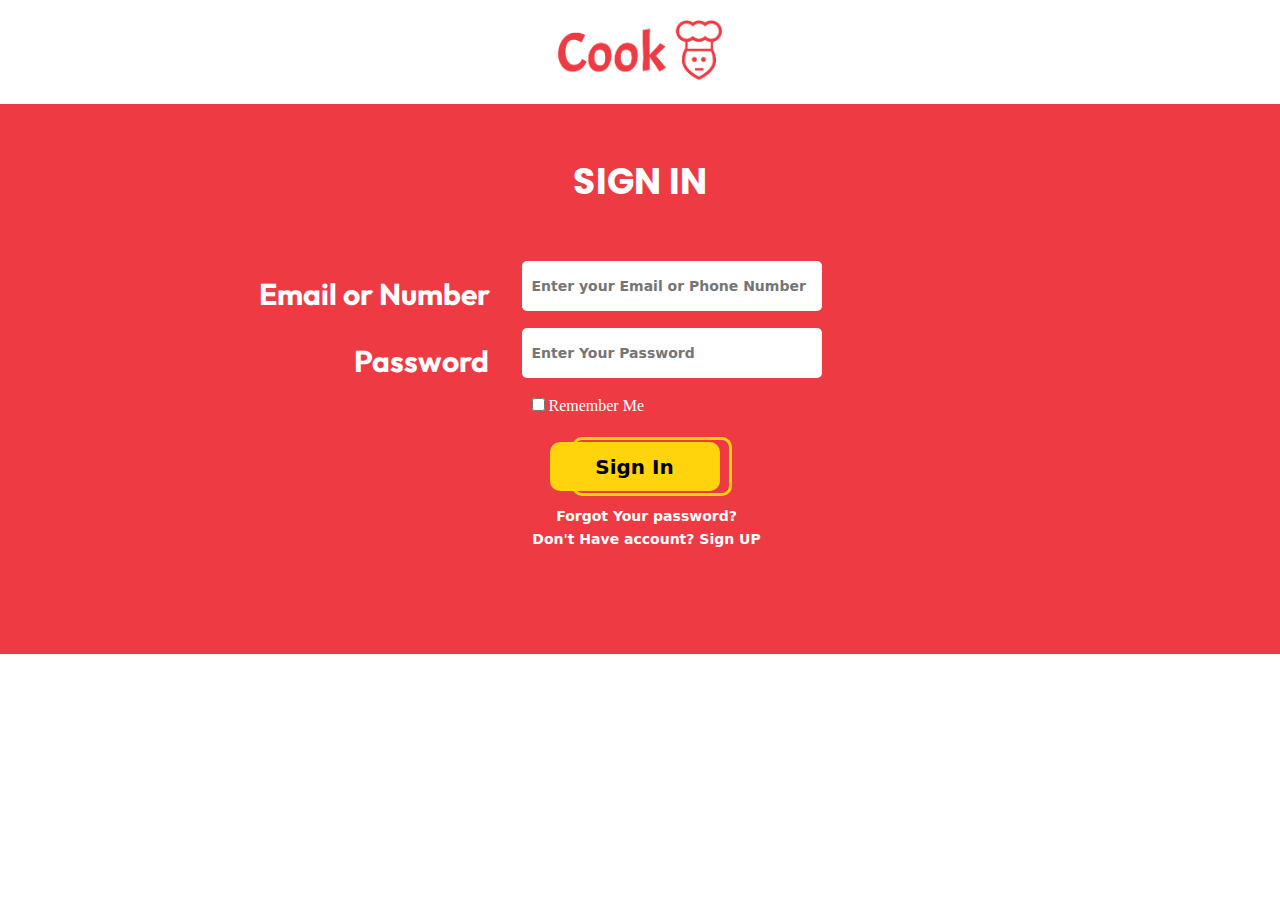
<file: signin.html>
<!DOCTYPE html>
<html lang="en">

    <head>
        <meta charset="UTF-8">
        <meta name="viewport" content="width=device-width, initial-scale=1.0">
        <title> SIGN IN</title>
        <link rel="icon" type="image/x-icon"
            href="./images/cook-favicon-color.png">
            <link rel="stylesheet" href="./signin.css">
    </head>
<body>
      <div class="gridlayout">
        <nav>
            <a href="./index.html"><img src="./images/Logo.png" alt="Cook-logo" height="60px"></a>
        </nav>

      </div>

    </div>
<section>
    <div class="signinbackground">
    <div class="gridlayout">
        <div class="signinform">
            <center>
            <h2>SIGN IN</h2>
        </center>
            <form action="./index.html">
                <table>
                    <tr>
                        <td class="enteremail"> Email or Number</td> <td class="emailandpassinput"><input type="text" placeholder="Enter your Email or Phone Number" required></td>
                    </tr>
                    <tr>
                        <td class="enterpassword">Password</td> <td class="emailandpassinput"><input type="password" placeholder="Enter Your Password" required></td>
                    </tr>
                    <tr>
                        <td></td> <td class="remembercheckbox"><input type="checkbox"> Remember Me</td>
                    </tr>
                    <tr>
                        <td></td> <td>  <div class="buttonchild2">
                            <button>Sign In</button>
                        </div></td>
                    </tr>
                    <tr>
                        <td></td> <td><a href=""><p>Forgot Your password?</p></a></td>
                    </tr>
                    <tr>
                        <td></td> <td ><p class="noaccount">Don't Have account? <a href="./signup.html"> Sign UP</a></p></td>
                    </tr>
                </table>

            </form>
        </div>
    </div>
   </div>
</section>
</body>
</html>
</file>
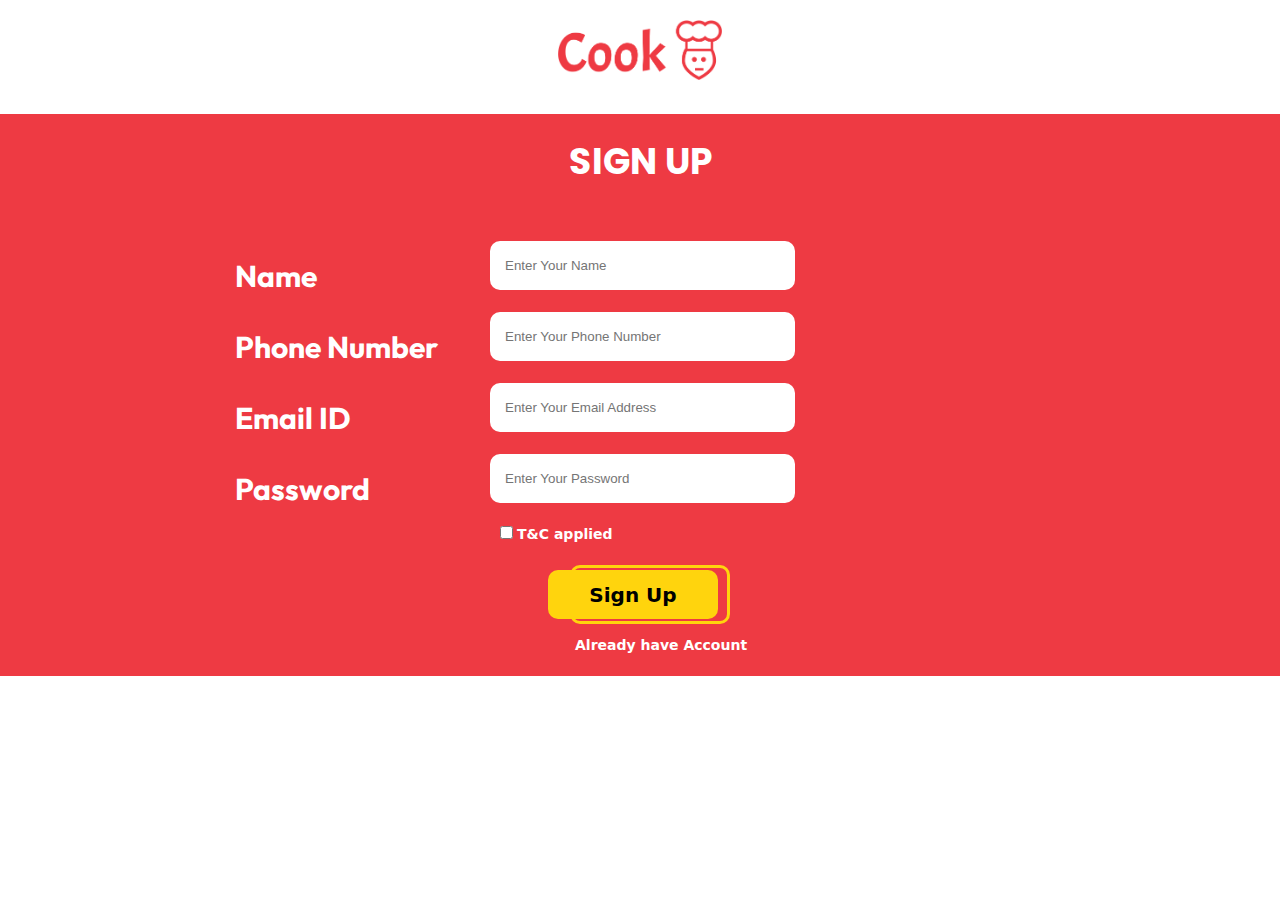
<file: signup.html>
<!DOCTYPE html>
<html lang="en">

    <head>
        <meta charset="UTF-8">
        <meta name="viewport" content="width=device-width, initial-scale=1.0">
        <title> SIGN IN</title>
        <link rel="icon" type="image/x-icon"
            href="./images/cook-favicon-color.png">
        <link rel="stylesheet" href="./signup.css">
    </head>
    <body>
        <div class="gridlayout">
            <nav>
                <a href="./index.html"><img src="./images/Logo.png"
                        alt="Cook-logo" height="60px"></a>
            </nav>

        </div>
        <section>
            <div class="background">
                <div class="gridlayout">
                    <div class="signupform">
                        <center>
                            <h2>SIGN UP</h2>
                            <form action="./index.html">
                                <table>
                                    <tr>
                                        <td class="inputname">Name</td> <td class="allinputs"><input type="text"
                                                placeholder="Enter Your Name"></td>
                                    </tr>
                                    <tr>
                                        <td class="inputname">Phone Number</td> <td class="allinputs"><input
                                                type="number"
                                                placeholder="Enter Your Phone Number"></td>
                                    </tr>
                                    <tr>
                                        <td class="inputname">Email ID</td> <td class="allinputs"> <input
                                                type="email"
                                                placeholder="Enter Your Email Address"></td>
                                    </tr>
                                    <tr>
                                        <td class="inputname">Password</td> <td class="allinputs"><input
                                                type="password"
                                                placeholder="Enter Your Password"></td>
                                    </tr>
                                    <tr>
                                        <td> </td> <td class="termandcond"><input
                                                type="checkbox"> <span>T&C applied</span></td>
                                    </tr>
                                    <tr>
                                        <td> </td> <td><div class="buttonchild2">
                                            <button>Sign Up</button>
                                        </div></td>
                                    </tr>
                                    <tr>
                                        <td> </td> <td><a
                                                href="./signin.html">Already
                                                have Account</a></td>
                                    </tr>
                                </table>

                            </form>
                        </center>
                    </div>

                </div>
            </div>
        </section>

    </body>
</html>
</file>
<file: index.css>
@import url('https://fonts.googleapis.com/css2?family=Montserrat:ital,wght@0,100..900;1,100..900&display=swap');
@import url('https://fonts.googleapis.com/css2?family=Outfit:wght@100..900&display=swap');
@import url('https://fonts.googleapis.com/css2?family=Poppins:ital,wght@0,100;0,200;0,300;0,400;0,500;0,600;0,700;0,800;0,900;1,100;1,200;1,300;1,400;1,500;1,600;1,700;1,800;1,900&display=swap');

* {
    margin: 0;
    padding: 0;
    box-sizing: border-box;
}

.gridlayout {
    width: 95%;
    margin-left: auto;
    margin-right: auto;
}

/* ----------------------------Nav Bar----------------------- */
.imagechild1 img {
    height: 50px;
    width: auto;
}

.imagechild1 img:hover {
    cursor: pointer;
}

.ulmain {
    padding-top: 20px;
    list-style: none;
    display: flex;
    gap: 25px;
}

.ulmain li a {
    font-family: "Montserrat", sans-serif;
    font-weight: 500;
    color: black;
    text-decoration: none;
}

.ulmain li a:hover {
    color: rgb(114, 114, 114);

}

.ulmain li button {
    background-color: #FFC222;
    margin-top: -13px;
    border: none;
    border-radius: 10px;
    padding: 10px 30px;
    color: white;
    font-family: "Montserrat", sans-serif;
    font-weight: 800;
}

.ulmain li button:hover {

    cursor: pointer;
}

.parentheader {
    margin: 10px 0px;
    display: flex;
    justify-content: space-between;
}

.ulmain li img:hover {
    cursor: pointer;

}

nav {
    position: sticky;
    background-color: rgb(255, 255, 255);
    top: -1px;
    z-index: 100;
}


/* ------------------------------------------------------------Banner section */
.banner {
    background-image: url(./images/bannerimg.png);
    background-repeat: no-repeat;
    background-size: cover;
}

.bannerchild1 {
    padding: 150px 0px;
    color: white;
    font-family: "Montserrat", sans-serif;
    display: flex;
    flex-direction: column;
}

.bannerchild1 h1 {
    margin-bottom: 20px;
    font-size: 40px;
    width: 440px;
}

.bannerchild1 h3 {
    width: 450px;
    margin-bottom: 20px;
    padding-top: 30px;
    font-family: "Montserrat", sans-serif;
    font-weight: 400;
}

.buttonchild2 button {
    background-color: #EE3A43;
    height: 60px;
    width: 170px;
    color: white;
    font-weight: 900;
    font-family: system-ui, -apple-system, BlinkMacSystemFont, 'Segoe UI', Roboto, Oxygen, Ubuntu, Cantarell, 'Open Sans', 'Helvetica Neue', sans-serif;
    font-size: 20px;
    font-weight: 600;
    border: none;
    border-radius: 10px;
    margin: 2px 10px 0px -25px;

}

.buttonchild2 {
    border: 3px #EE3A43 solid;
    height: 70px;
    width: 160px;
    border-radius: 10px;
    margin: 40px 0px 0px 30px;
}

.bannerchild1 button:hover {
    cursor: pointer;
}

.bannerchild1 img {
    height: 50px;
    width: 50px;
    margin: -60px 0px 0px 250px;
}

.bannerchild1 h4 {
    margin: -35px 0px 0px 320px;
}

.buttonparent img,
h4:hover {
    cursor: pointer;

}

/*-------------------------- About - text area-------------------------- */
.about1 {
    margin-top: 100px;
    display: flex;
    flex-direction: column;
}

.about1 h4 {
    color: #EE3A43;
    font-size: 18px;
    font-family: system-ui, -apple-system, BlinkMacSystemFont, 'Segoe UI', Roboto, Oxygen, Ubuntu, Cantarell, 'Open Sans', 'Helvetica Neue', sans-serif;
    padding-bottom: 10px;
}

.about1 h2 {
    font-family: system-ui, -apple-system, BlinkMacSystemFont, 'Segoe UI', Roboto, Oxygen, Ubuntu, Cantarell, 'Open Sans', 'Helvetica Neue', sans-serif;
    font-size: 48px;
    width: 1000px;
}

.textarea p {
    font-family: system-ui, -apple-system, BlinkMacSystemFont, 'Segoe UI', Roboto, Oxygen, Ubuntu, Cantarell, 'Open Sans', 'Helvetica Neue', sans-serif;
    font-size: 20px;
    width: 1100px;
    margin-right: 50px;
}

.verticalline {
    border-left: 2px solid black;
    height: 150px;
    width: 400px;
    padding-left: 50px;
    display: flex;
    flex-direction: column;

}

.verticalline img {
    height: 80px;
    width: 80px;
    margin-left: 130px;
    margin-bottom: 5px;
}

.verticalline h3 {
    margin-left: 110px;
    margin-bottom: 5px;

}

.verticalline p {
    width: 330px;
}

.textarea {
    display: flex;
    margin-top: 30px;
}

/* ---------------------------------------------- recipe area ---------------------------------------------------------*/
.recipesparent1 {
    width: 400px;
    height: 500px;
    background-image: url(./images/Biryanirecipes.png);
    background-size: cover;
    background-repeat: no-repeat;
    border-radius: 10px;
    display: flex;
    align-items: center;
    justify-content: center;
}

.recipesparent2 {
    width: 400px;
    height: 500px;
    background-image: url(./images/cakerecipes.png);
    background-size: cover;
    background-repeat: no-repeat;
    border-radius: 10px;
    display: flex;
    align-items: center;
    justify-content: center;

}

.recipesparent3 {
    width: 400px;
    height: 500px;
    background-image: url(./images/BBQrecipes.png);
    background-size: cover;
    background-repeat: no-repeat;
    border-radius: 10px;
    display: flex;
    align-items: center;
    justify-content: center;
}

.recipeborder {
    border: 5px solid #FFC222;
    border-radius: 30px;
    padding: 420px 0px 0px 0px;
    border-bottom: none;
}

.recipeborder button {
    color: black;
    padding: 10px 90px;
    background-color: #FFC222;
    border: none;
    border-radius: 30px;
    width: 380px;
    font-family: system-ui, -apple-system, BlinkMacSystemFont, 'Segoe UI', Roboto, Oxygen, Ubuntu, Cantarell, 'Open Sans', 'Helvetica Neue', sans-serif;
    font-size: 30px;
    font-weight: bold;
    position: relative;
    top: 3px;
}

.recipesparent1:hover,
.recipesparent2:hover,
.recipesparent3:hover {
    cursor: pointer;
}


.recipesection {
    margin-top: 130px;
    display: flex;
    gap: 10px;
    flex-wrap: wrap;
    justify-content: space-evenly;
    position: relative;
    z-index: 0;
}

/*---------------------------------------------- Sign up Area ------------------------------------------------------ */

.signupbackground {
    width: 85%;
    margin-left: auto;
    margin-right: auto;
    background: #EE3A43;
    border-radius: 30px;
    color: white;
    display: flex;
    position: relative;
    top: 180px;
    z-index: 10;


}

/* sign up text area */
.signuptextarea h4 {
    padding-top: 100px;
    width: 200px;
    font-family: system-ui, -apple-system, BlinkMacSystemFont, 'Segoe UI', Roboto, Oxygen, Ubuntu, Cantarell, 'Open Sans', 'Helvetica Neue', sans-serif;
    font-size: 40px;
    font-weight: bold;
    display: flex;
    flex-direction: column;
}

.signuptextarea hr {
    width: 200px;
    border: 5px solid #FFC222;
    margin-bottom: 10px;
}

.signuptextarea p {
    width: 200px;
    font-size: 24px;
    font-weight: 500;
    padding-bottom: 30px;
}

/* Sign up input area */
.signupinput {
    padding-top: 100px;
    display: flex;
    flex-wrap: wrap;
    justify-content: space-around;
}

.signupinput form {
    display: flex;
    flex-wrap: wrap;
    padding: 10px;
    justify-content: space-evenly;
    row-gap: 30px;
}

.emailid,
.password,
.fullname,
.phonenumber {
    border-radius: 10px;
    border: none;
    outline: none;
    height: 40px;
    width: 400px;
    padding: 30px 30px;
    font-size: 20px;
}

.otp {
    border-radius: 10px;
    border: none;
    outline: none;
    height: 40px;
    width: 150px;
    padding: 30px 30px;
    font-size: 20px;
    margin-left: 452px;
}

.signupbox {
    display: flex;
    margin-bottom: 50px;
}

input::-webkit-outer-spin-button,
input::-webkit-inner-spin-button {
    -webkit-appearance: none;
}


/* Sign up Button */
.buttonsignup button {
    background-color: #FFC222;
    height: 60px;
    width: 120px;
    color: black;
    font-family: system-ui, -apple-system, BlinkMacSystemFont, 'Segoe UI', Roboto, Oxygen, Ubuntu, Cantarell, 'Open Sans', 'Helvetica Neue', sans-serif;
    font-size: 20px;
    font-weight: bold;
    border: none;
    border-radius: 10px;
    margin: 2px 10px 0px -25px;

}

.buttonsignup {
    border: 3px #FFC222 solid;
    height: 70px;
    width: 110px;
    border-radius: 10px;
    margin: 0px 0px 0px 30px;
}

.recipesection {
    display: flex;
    flex-wrap: wrap;
}

/*------------------------------------Shopping---------------------------------- */
.shoppingbackground {
    background-color: #EDEDED;
    width: 100%;
    border-radius: 50px;
    padding-top: 300px;
    position: relative;
    z-index: 1;
}

.productborder {
    border: 5px solid #FFD40D;
    border-radius: 30px;
    height: 520px;
    width: 450px;
    font-family: "Outfit", sans-serif;
    font-size: 30px;
    font-weight: bold;
}

.productborder img {
    padding: 0px 0px 0px 60px;
}

/* ------sale circle---------- */
.productborder div {
    height: 80px;
    width: 80px;
    background-color: #FFD40D;
    border-radius: 50%;
    font-size: 18px;
    padding-top: 28px;
    padding-left: 15px;
    font-weight: bolder;
    text-align: center;
    display: flex;
    position: relative;
    left: 40px;
    top: 50px;
}

.productborder p {
    margin-top: 10px;
}

.productborder p,
.productborder h4 {
    padding-left: 60px;
}

.productborder h4 {
    color: #555555;
}

.productborder h4::first-letter {
    color: #EE3A43;
}


.productborder button {
    background-color: #FFD40D;
    border: none;
    padding: 10px;
    margin-left: 320px;
    margin-bottom: 100px;
    border-radius: 10px;
    position: relative;
    bottom: 20px;
}

.product1 {
    margin-bottom: 80px;
}

.products {
    display: flex;
    flex-wrap: wrap;
    justify-content: space-evenly;
}

/* ----------------------------------Customer FeedBack------------------------------------------ */
.feedbackchild1 h4 {
    font-size: 30px;
    color: #EE3A43;
    font-family: system-ui, -apple-system, BlinkMacSystemFont, 'Segoe UI', Roboto, Oxygen, Ubuntu, Cantarell, 'Open Sans', 'Helvetica Neue', sans-serif;
}

.feedbackchild1 h2 {
    margin-top: 20px;
    font-size: 48px;
    font-family: "Poppins", sans-serif;

}

.feedbackchild1 p {
    font-size: 20;
    font-family: system-ui, -apple-system, BlinkMacSystemFont, 'Segoe UI', Roboto, Oxygen, Ubuntu, Cantarell, 'Open Sans', 'Helvetica Neue', sans-serif;
    width: 800px;
    margin-top: 60px;
}

.feedbackchild1 h3 {
    font-size: 30px;
    font-weight: bold;
    font-family: "Outfit", sans-serif;
    padding-top: 50px;
    padding-left: 500px;
}

.feedbackchild1 {
    display: flex;
    flex-direction: column;
}

.feedbackchild2 hr {
    border: 2px solid black;

}

.feedbackchild2 img {
    margin-left: 50px;
}

.feedbackchild2 {
    margin-top: 80px;
    display: flex;
}

.feedback {
    display: flex;
    flex-wrap: wrap;
    margin: 50px 0px;
    justify-content: space-evenly;
}

/* ----------------------------------------recent post section------------------------ */

.recentrecipeshead h2 {
    font-family: "Poppins", sans-serif;
    font-size: 48px;
}

.recentrecipeshead hr {
    width: 300px;
    border: 3px solid #FFD40D;
}

.recentrecipeschild1 img {
    border-radius: 30px;
}

.recentrecipeschild2 h6 {
    background-color: #FFD40D;
    font-family: system-ui, -apple-system, BlinkMacSystemFont, 'Segoe UI', Roboto, Oxygen, Ubuntu, Cantarell, 'Open Sans', 'Helvetica Neue', sans-serif;
    font-size: 14px;
    font-weight: bold;
    padding: 2px 8px;
    width: 100px;

}

.recentrecipeschild2 h3 {
    margin-top: 10px;
    font-size: 30px;
    font-weight: bold;
    font-family: "Outfit", sans-serif;

}

.recentrecipeschild2author img {
    margin-top: 20px;
    height: 40px;
    width: 40px;
}

.recentrecipeschild2author p {
    font-family: "Outfit", sans-serif;
    font-size: 20px;
    font-weight: 300;
    margin-top: 25px;
    margin-left: 20px;
}

.recentrecipesparent {
    margin-top: 100px;
    margin-bottom: 100px;
    display: flex;
}

.recentrecipeschild2 {
    margin-left: 30px;
    padding-top: 30px;
}

.recentrecipeschild2author {
    display: flex;
}

.recentrecipespost {
    display: flex;
    justify-content: space-evenly;
}

.recentrecipes {
    margin-top: 150px;
}

.recentrecipesparent:hover {
    cursor: pointer;
    box-shadow: rgba(0, 0, 0, 0.1) 0px 4px 12px;
    border-radius: 30px;
}

/* --------------------------------------Footer Section--------------------------- */
.footerbackground {
    background-repeat: no-repeat;
    background-color: #f5f8fd;
    display: flex;
    justify-content: space-evenly;
    padding-top: 100px;

}

/* <----------Red Box------------> */
.fullfooterchild1 {
    display: block;
    width: auto;
    height: fit-content;
    padding: 20px;
    border-radius: 30px;
    background-color: #EE3A43;
}


.fullfooterchild1 p {
    display: flex;
    flex-direction: column;
    width: 180px;
}

.fullfooterchild1para1 {
    color: #EDEDED;
    font-weight: 500;
    font-family: system-ui, -apple-system, BlinkMacSystemFont, 'Segoe UI', Roboto, Oxygen, Ubuntu, Cantarell, 'Open Sans', 'Helvetica Neue', sans-serif;
    text-decoration: underline;
    padding-top: 20px;
}

.fullfooterchild1para2 {
    color: #EDEDED;
    font-size: 14px;
    font-weight: 700;
    font-family: system-ui, -apple-system, BlinkMacSystemFont, 'Segoe UI', Roboto, Oxygen, Ubuntu, Cantarell, 'Open Sans', 'Helvetica Neue', sans-serif;
    padding-top: 20px;


}

.fullfooterchild1para3 {
    color: white;
    font-weight: 700;
    font-size: 10px;
    font-family: system-ui, -apple-system, BlinkMacSystemFont, 'Segoe UI', Roboto, Oxygen, Ubuntu, Cantarell, 'Open Sans', 'Helvetica Neue', sans-serif;
    padding-top: 40px;
}


/* <-------About and recipe menu---------> */

.fullfooterchild2parahead {
    font-family: system-ui, -apple-system, BlinkMacSystemFont, 'Segoe UI', Roboto, Oxygen, Ubuntu, Cantarell, 'Open Sans', 'Helvetica Neue', sans-serif;
    font-size: 18px;
    font-weight: 700;

}

.fullfooterchild2 hr {
    width: 50px;
    border: 3px solid #FFD40D;

}

.fullfooterchild3 hr {
    width: 100px;
    border: 3px solid #FFD40D;
}

.fullfooterchild2para,
.footernewsletterpara

/* newsletter text */
    {
    font-size: 12px;
    font-family: "Poppins", sans-serif;
    padding-top: 20px;
}

.fullfooterchild2para:hover {
    cursor: pointer;
}

.fullfooterchild2para::before {
    content: '\276F';
}

/* <--------NewsLetter section-----------> */
.footernewsletter hr {
    width: 80px;
    border: 3px solid #FFD40D;

}

.footernewsletter input {
    border-radius: 10px;
    border: none;
    outline: none;
    height: 40px;
    width: 250px;
    margin-top: 15px;
    padding: 0px 30px;
    font-family: "Poppins", sans-serif;
    font-size: 12px;
    box-shadow: rgba(99, 99, 99, 0.2) 0px 2px 8px 0px;
}

.newsletterbutton button {
    background-color: #EE3A43;
    height: 40px;
    width: 150px;
    color: white;
    font-weight: 900;
    font-family: system-ui, -apple-system, BlinkMacSystemFont, 'Segoe UI', Roboto, Oxygen, Ubuntu, Cantarell, 'Open Sans', 'Helvetica Neue', sans-serif;
    font-size: 15px;
    font-weight: 600;
    border: none;
    border-radius: 10px;
    margin: 2.5px 15px 0px -18px;

}

.newsletterbutton {
    border: 3px #EE3A43 solid;
    height: 50px;
    width: 140px;
    border-radius: 10px;
    margin: 15px 0px 0px 30px;
}

.fullfooter {
    display: flex;
    justify-content: space-evenly;
}

.fullfooterchild2,
.fullfooterchild3,
.footernewsletter {
    margin-top: 20px;
}

/* ------------------Footer last line------------------ */
.footerlastline hr {
    border: 3px solid #FFD40D;
    margin-top: 50px;
}

.footerlastline p {
    margin-top: 10px;
    font-family: system-ui, -apple-system, BlinkMacSystemFont, 'Segoe UI', Roboto, Oxygen, Ubuntu, Cantarell, 'Open Sans', 'Helvetica Neue', sans-serif;
    color: #EE3A43;
    font-size: 14px;
    font-weight: 700;
}

.footerlastline p::before {
    content: '\00A9';
    font-size: 15px;
    font-weight: 1000;
}

.footerlastline p span {
    color: black;
    font-weight: 500;
}

.footerlastline p span::before {
    content: '\2758';
    padding-left: 5px;
    font-size: 15px;
}

.footerlastline {
    margin-bottom: 20px;
}

/* ---------------- some Common hovers-------------------  */
button:hover {
    cursor: pointer;
}



/* --------------------------------Responsive--------------------------------- */

@media screen and (max-width: 576px) {
    /* ----------------------------Nav Bar----------------------- */
.imagechild1 img {
    height: 20px;
    width: auto;

}


.ulmain {
    padding-top: 5px;
    list-style: none;
    display: flex;
    justify-content: center;
    gap: 10px;
}

.ulmain li a {
    margin-top: 0px;
    font-size: 10px;
}

.ulmain li button { 
    border-radius: 10px;
    font-size: 10px;
    font-weight: 800;
    padding: 5px;
}

.parentheader {
    margin: 10px 0px;
    display: block;
    justify-content: space-evenly;
}


nav {
    top: 0px;
}


/* ------------------------------------------------------------Banner section */
.banner {
    background-image: url(./images/bannerimg.png);
    background-repeat: no-repeat;
    background-size: cover;
}

.bannerchild1 {
    padding: 10px 0px;
}

.bannerchild1 h1 {
    margin-bottom: 0px;
    width: 250px;
    font-size: 24px;
}

.bannerchild1 h3 {
    width: 220px;
    margin-bottom: 0px;
    padding-top: 10px;
    font-size: 12px;
}

.buttonchild2 button {
    height: 30px;
    width: 100px;
    font-weight: 600;
    font-size: 12px;
    margin: 2px 10px 10px -25px;
}

.buttonchild2 {
    border: 3px #EE3A43 solid;
    height: 40px;
    width: 83px;
    border-radius: 10px;
    margin: 20px 0px 40px 30px;
}


.bannerchild1 img {
    height: 20px;
    width: 20px;
    margin: -70px 0px 0px 125px;
}

.bannerchild1 h4 {
    margin: -18px 0px 50px 150px;
    font-size: 12px;
}

/*-------------------------- About - text area-------------------------- */
.about1 {
    margin-top: 20px;
    display: block;
}

.about1 h4 {
    color: #EE3A43;
    font-size: 15px;
    padding-bottom: 10px;
}

.about1 h2 {
    font-family: system-ui, -apple-system, BlinkMacSystemFont, 'Segoe UI', Roboto, Oxygen, Ubuntu, Cantarell, 'Open Sans', 'Helvetica Neue', sans-serif;
    font-size: 22px;
    width: auto;
}

.textarea p {
    font-size: 12px;
    width: auto;
    margin-right: 0px;
}

.verticalline {
    border-left: none;
    margin-left: -50px;
}

.verticalline img {
    height: 50px;
    width: 50px;
    margin: 10px auto 0px auto;
    
}

.verticalline h3 {
    width: auto;
    margin-left: auto;
    margin-right: auto;
    margin-bottom: 5px;

}

.verticalline p {
    width:auto;
    margin-left: auto;
    margin-right: auto;

}

.textarea {
    display: block;
    margin-top: 20px;
}
/* ---------------------------------------------- recipe area ---------------------------------------------------------*/
.recipesparent1 {
    width: 350px;
    border-radius: 30px;
    margin-bottom: 20px;
}

.recipesparent2 {
    width: 350px;
    border-radius: 30px;
    margin-bottom: 20px;
}

.recipesparent3 {
    width: 350px;
    border-radius: 30px;
    margin-bottom: 20px;

}

.recipeborder {
    padding: 430px 0px 0px 0px;
}

.recipeborder button {
    color: black;
    padding: 10px 90px;
    background-color: #FFC222;
    border: none;
    border-radius: 30px;
    width: 320px;
    font-size: 24px;
    font-weight: bold;
    position: relative;
    top: 3px;
    left: 3px;
}

.recipesection {
    margin-top: 10px;
    display: block
}
.productborder {
    border: 5px solid #FFD40D;
    border-radius: 30px;
    height: 520px;
    width: 450px;
    font-family: "Outfit", sans-serif;
    font-size: 30px;
    font-weight: bold;
}

.productborder img {
    padding: 0px 0px 0px 60px;
}

.signupbackground {
    width: 90%;   
    display: block;
}

/* sign up text area */
.signuptextarea h4 {
    padding-top: 100px;
    width: 200px;
    font-family: system-ui, -apple-system, BlinkMacSystemFont, 'Segoe UI', Roboto, Oxygen, Ubuntu, Cantarell, 'Open Sans', 'Helvetica Neue', sans-serif;
    font-size: 40px;
    font-weight: bold;
    display: flex;
    flex-direction: column;
}

.signuptextarea hr {
    width: auto;
    border: 5px solid #FFC222;
    margin-bottom: 10px;
}

.signuptextarea p {
    width: auto;
    font-size: 24px;
    font-weight: 500;
    padding-bottom: 30px;
}

/* Sign up input area */
.signupinput {
    padding-top: 10px;
    display: b;
    flex-direction: column;
}

.signupinput form {
    display: flex;
    flex-wrap: wrap;
    margin: 10px;
   
}

.emailid,
.password,
.fullname,
.phonenumber {
    width: 40%;
    padding: 20px 30px;
    font-size: 12px;
    margin-top: 10px;
}

.otp {
    width: 150px;
    padding: 20px 30px;
    font-size: 12px;
    margin-left: auto;
    margin: 10px 0px;

}

.buttonsignup {
    height: 50px;
    
}

.buttonsignup button{
    height: 40px;
    font-size: 15px;
}

.signupbox {
    display: flex;
    flex-direction: column;
    margin-bottom: 50px;
}


.product1{
    width: 100%;
}

.productborder , .productborder p{
    width: 100%;
}

.productborder img{
    width: 100%;
    padding: 0px;
    margin-top: -30px;
}

.productborder button{
    margin: 0;
    align-items: end;
    position: relative;
    left: 280px;
    bottom: 50px;
}

.productborder div{
    position: relative;
    top: 2px;
    left: 1px;
    
}

.products{
    display: block;
 }








/* ------------------- Product section--------- */

 .feedback{
    display: block;
 }
.feedback p{
    width: 100%;
}
.feedback h3{
    padding-left: 0px;
}

.feedback hr{
    display: none;
}
.feedback img{
    margin: 0;
}

/* =============== recent blog post- */

.recentrecipesparent{
    display: block;
}

.recentrecipespost{
    display: block;

}


/* -------------footer section------------ */

.footersideimage1, .footersideimage2 {
    display: none
}

.fullfooterchild3, .fullfooterchild2{
    display: none;
}
.fullfooter{
    display: block;
}

.footernewsletterpara, .fullfooterchild2parahead , .footernewsletter {
text-align: center;

}
.footernewsletter hr {
 margin-left: auto;
 margin-right: auto;
}

.newsletterbutton{
    margin-left: auto;
    margin-right: auto;
}

.fullfooterchild1{
    display: flex;
    flex-direction: column;
    justify-items: center;
    width: 100%;
}


}











/* -------------ipad responsive----------------------------- */
@media (min-width:700px) and  (max-width: 991px) {



    /* ----------Nav Bar------------- */
    .imagechild1 img {
        height: 40px;
        margin-top: 10px;

    }

    .imagechild1 img:hover {
        cursor: pointer;
    }

    .ulmain {
        padding-top: 20px;
        list-style: none;
        display: flex;
        gap: 25px;
    }

    .ulmain li a {
        font-family: "Montserrat", sans-serif;
        font-weight: 500;
        color: black;
        text-decoration: none;
    }


    .ulmain li button {
        background-color: #FFC222;
        margin-top: -13px;
        border: none;
        border-radius: 10px;
        padding: 10px 30px;
        color: white;
        font-family: "Montserrat", sans-serif;
        font-weight: 800;
    }

    .ulmain li button:hover {

        cursor: pointer;
    }

    .parentheader {
        margin: 10px 0px;
        display: flex;
        justify-content: space-between;
    }

    nav {
        position: sticky;
        background-color: rgb(255, 255, 255);
        top: -1px;
        z-index: 100;
    }

    /* ------------------------------------------------------------Banner section */
    .banner {
        background-image: url(./images/bannerimg.png);
        background-repeat: no-repeat;
        background-size: cover;
    }

    .bannerchild1 {
        padding: 20px 0px;
        color: white;
        font-family: "Montserrat", sans-serif;
        display: block;
    }

    * .bannerchild1 h1 {
        font-size: 24px;
        width: 250px;
        margin-top: 100px;
        margin-bottom: -10px;
    }

    .bannerchild1 h3 {
        width: 250px;
        font-family: "Montserrat", sans-serif;
        font-weight: 400;
        font-size: 16px;
    }

    .buttonchild2 button {
        background-color: #EE3A43;
        height: 40px;
        width: 120px;
        color: white;
        font-weight: 900;
        font-family: system-ui, -apple-system, BlinkMacSystemFont, 'Segoe UI', Roboto, Oxygen, Ubuntu, Cantarell, 'Open Sans', 'Helvetica Neue', sans-serif;
        font-size: 13px;
        font-weight: 600;
        border: none;
        border-radius: 10px;
        margin: 2px 10px 20px -25px;

    }

    .buttonchild2 {
        border: 3px #EE3A43 solid;
        height: 50px;
        width: 105px;
        border-radius: 10px;
        margin: 20px 0px 20px 30px;
        display: flex;
    }


    .bannerchild1 img {
        height: 30px;
        width: 30px;
        /* margin:  0px 0px 160px; */
    }

    .bannerchild1 h4 {
        margin: -70px 0px 10px 200px;
        color: white;
        font-size: 14px;
    }

    .bannerimgchild {}

    /*-------------------------- About - text area-------------------------- */
    .about1 {
        margin-top: 100px;
        display: block;

    }

    .about1 h4 {
        color: #EE3A43;
        font-size: 18px;
        font-family: system-ui, -apple-system, BlinkMacSystemFont, 'Segoe UI', Roboto, Oxygen, Ubuntu, Cantarell, 'Open Sans', 'Helvetica Neue', sans-serif;
        padding-bottom: 10px;
    }

    .about1 h2 {
        font-family: system-ui, -apple-system, BlinkMacSystemFont, 'Segoe UI', Roboto, Oxygen, Ubuntu, Cantarell, 'Open Sans', 'Helvetica Neue', sans-serif;
        font-size: 34px;
        width: 700px;
    }

    .textarea p {
        font-family: system-ui, -apple-system, BlinkMacSystemFont, 'Segoe UI', Roboto, Oxygen, Ubuntu, Cantarell, 'Open Sans', 'Helvetica Neue', sans-serif;
        font-size: 20px;
        width: 700px;
    }

    .verticalline {
        border: none;
        display: block;
        margin-top: 50px;
        margin-left: auto;
        margin-right: auto;
    }
    .verticalline p {
        width: 350px;
    }
    
    .textarea {
        display: block;
        margin-top: 30px;
    }


    .signupbackground {
        width: 90%;
    }

    .emailid,
    .password,
    .fullname,
    .phonenumber {
        display: flex;
        flex-wrap: wrap;
        border-radius: 10px;
        border: none;
        outline: none;
        height: 40px;
        width: 50%;
        padding: 30px 30px;
        font-size: 20px;
    }

    .otp {
        border-radius: 10px;
        margin-right: auto;
        border: none;
        outline: none;
        height: 40px;
        width: 190px;
        padding: 30px 30px;
        font-size: 20px;
        position: relative;
        right: 450px;
    }

    .signupbox {
        display: block;
        margin-bottom: 50px;
    }

    .signuptextarea h4 {
        text-align: center;
        width: 700px;
    }

    .signuptextarea hr {
        margin-left: 220px;
        width: 250px;
        border: 5px solid #FFC222;
        margin-bottom: 10px;
    }

    .signuptextarea p {
        width: auto;
        font-size: 24px;
        font-weight: 500;
        padding: 30px 10px 10px 60px;
    }

    /* ----------------------------------products-------------------- */
    .productborder div {
        height: 80px;
        width: 80px;
        background-color: #FFD40D;
        border-radius: 50%;
        font-size: 18px;
        padding-top: 28px;
        padding-left: 15px;
        font-weight: bolder;
        text-align: center;
        display: flex;
        position: relative;
        left: 40px;
        top: 50px;
    }

    .productborder p {
        margin-top: 10px;
    }

    .productborder p,
    .productborder h4 {
        padding-left: 60px;
    }

    .productborder h4 {
        color: #555555;
    }

    .productborder h4::first-letter {
        color: #EE3A43;
    }

    .products {
        display: block;
        margin-left: 140px;
        padding-bottom: 10px;
    }

    /* ----------------------------------Customer FeedBack------------------------------------------ */
    .feedbackchild1 h4 {
        width: 700px;

    }

    .feedbackchild1 h2 {
        width: 700px;


    }

    .feedbackchild1 p {
        width: 700px;
    }

    .feedbackchild1 h3 {
        font-size: 30px;
        font-weight: bold;
        font-family: "Outfit", sans-serif;
        padding-top: 50px;
        padding-left: 230px;
    }

    .feedbackchild1 {
        display: block;
    }

    .feedbackchild2 hr {
        border: none;


    }

    .feedbackchild2 img {
        margin-left: auto;
        margin-right: auto;
        padding: 10px;
        border: 5px solid #FFD40D;
    }

    .feedbackchild2 {
        margin-top: 80px;
        display: flex;
    }

    .feedback {
        display: block;
        margin: 50px 0px;
        justify-content: space-evenly;
    }

    /* ----------------------------------------recent post section------------------------ */

    .recentrecipespost {
        display: block;
        margin-left: auto;
        margin-right: auto;
    }

    /* --------------------------------------Footer Section--------------------------- */
    .footerbackground {
        background-repeat: no-repeat;
        background-color: #f5f8fd;
        display: flex;
        justify-content: space-evenly;
        padding-top: 10px;
    }

    /* <----------Red Box------------> */
    .fullfooterchild1 {

        width: 200px;
        height: fit-content;
        margin-left: -80px;
        margin-right: 20px;
    }


    .fullfooterchild1 p {
        display: flex;
        flex-direction: column;
        width: 180px;
    }

    .fullfooterchild1para1 {
        padding-top: 0px;
    }

    .fullfooterchild1para2 {

        padding-top: 0px;
    }

    .fullfooterchild1para3 {
        padding-top: 0px;
    }


    /* <-------About and recipe menu---------> */

    .newsletter text {
        font-size: 12px;
        font-family: "Poppins", sans-serif;
        padding-top: 5px;
        margin-right: 30px;
    }

    /* <--------NewsLetter section-----------> */
    

    .footernewsletter input {
        height: 30px;
        width: 150px;
    }

    .newsletterbutton button {
    
        height: 40px;
        width: 100px;
        

    }

    .newsletterbutton {
   
        height: 51px;
        width: 90px;
    }

    .fullfooter {
        display: flex;
        justify-content: space-evenly;
    }

    .fullfooterchild2,
    .fullfooterchild3
    {
        margin-top: 20px;
        margin-right: 15px;
     
    }


    .fullfooterchild1 img {
        height: 50px;
        width: 80px;
    }

    .footersideimage1 {
        width: 120px;
    }

    .footersideimage2 {
        width: 120px;
        margin-left:-15px;
    } 
}
</file>
<file: about.css>
@import url('https://fonts.googleapis.com/css2?family=Montserrat:ital,wght@0,100..900;1,100..900&display=swap');
@import url('https://fonts.googleapis.com/css2?family=Outfit:wght@100..900&display=swap');
@import url('https://fonts.googleapis.com/css2?family=Poppins:ital,wght@0,100;0,200;0,300;0,400;0,500;0,600;0,700;0,800;0,900;1,100;1,200;1,300;1,400;1,500;1,600;1,700;1,800;1,900&display=swap');

* {
    margin: 0;
    padding: 0;
    box-sizing: border-box;
}

.gridlayout {
    width: 95%;
    margin-left: auto;
    margin-right: auto;
}

/* ----------------------------Nav Bar----------------------- */
.imagechild1 img {
    height: 50px;
    width: auto;
}

.imagechild1 img:hover {
    cursor: pointer;
}

.ulmain {
    padding-top: 20px;
    list-style: none;
    display: flex;
    gap: 25px;
}

.ulmain li a {
    font-family: "Montserrat", sans-serif;
    font-weight: 500;
    color: black;
    text-decoration: none;
}

.ulmain li a:hover {
    color: rgb(114, 114, 114);

}

.ulmain li button {
    background-color: #FFC222;
    margin-top: -13px;
    border: none;
    border-radius: 10px;
    padding: 10px 30px;
    color: white;
    font-family: "Montserrat", sans-serif;
    font-weight: 800;
}

.ulmain li button:hover {

    cursor: pointer;
}

.parentheader {
    margin: 10px 0px;
    display: flex;
    justify-content: space-between;
}

.ulmain li img:hover {
    cursor: pointer;

}
nav{
    position: sticky;
    background-color: rgb(255, 255, 255);
    top: -1px;
    z-index: 100;
}

/* ---------------------Banner Section------------------ */
.bannerbackground{
    background-image: url(./images/about-page-banner.png);
    background-size: cover;
}
.bannercontent h2{
    padding: 150px 0px;
    font-family: system-ui, -apple-system, BlinkMacSystemFont, 'Segoe UI', Roboto, Oxygen, Ubuntu, Cantarell, 'Open Sans', 'Helvetica Neue', sans-serif;
    color: white;
    font-size: 64px;
}

/* ------------------Our Motive---------------- */

.ourmotive {
    margin: 100px 0px 60px 20px;
    display: flex;
}
.ourmotive img{
    margin-left: 30px;
    margin-right: 200px;
}
.ourmotivecontent h2{
    color: #EE3A43;
    font-size: 48px;
    font-family: system-ui, -apple-system, BlinkMacSystemFont, 'Segoe UI', Roboto, Oxygen, Ubuntu, Cantarell, 'Open Sans', 'Helvetica Neue', sans-serif;
    text-align: center;

}
.ourmotivecontent p{
    font-family: system-ui, -apple-system, BlinkMacSystemFont, 'Segoe UI', Roboto, Oxygen, Ubuntu, Cantarell, 'Open Sans', 'Helvetica Neue', sans-serif;
    padding-top: 80px;
    font-size: 20px;
    font-weight: 400;
    width: 800px;
    line-height: 40px;

}

/* ------------------------Our Masalas--------------- */
.ourmasalas{
    margin-top: 150px;
    display: flex;
    justify-content: space-around;
    margin-bottom: 150px;
}
.ourmasalascontent h2{
    color: #EE3A43;
    font-size: 48px;
    font-family: system-ui, -apple-system, BlinkMacSystemFont, 'Segoe UI', Roboto, Oxygen, Ubuntu, Cantarell, 'Open Sans', 'Helvetica Neue', sans-serif;
    text-align: center;
}
.ourmasalascontent p{
    font-family: system-ui, -apple-system, BlinkMacSystemFont, 'Segoe UI', Roboto, Oxygen, Ubuntu, Cantarell, 'Open Sans', 'Helvetica Neue', sans-serif;
    padding-top: 80px;
    font-size: 20px;
    font-weight: 400;
    width: 800px;
    line-height: 40px;
}
.ourmasalas img{
    width: 500px;
}

/* --------------------------------------Footer Section--------------------------- */
.footerbackground{
    background-repeat: no-repeat;
    background-color:#f5f8fd;
    display: flex;
    justify-content: space-evenly;
    padding-top: 100px;

}
/* <----------Red Box------------> */
.fullfooterchild1{
    background-color: #EE3A43;
    border-radius: 30px;
    display: flex;
    flex-direction: column;
    /* margin: 10px; */
    width: 260px;
    padding: 20px;
}
.fullfooterchild1 p{
    display: flex;
    flex-direction: column;
    width: 180px;
}
.fullfooterchild1para1{
    color: #EDEDED;
    font-weight: 500;
    font-family: system-ui, -apple-system, BlinkMacSystemFont, 'Segoe UI', Roboto, Oxygen, Ubuntu, Cantarell, 'Open Sans', 'Helvetica Neue', sans-serif;
    text-decoration: underline;
    padding-top: 20px;
}
.fullfooterchild1para2{
    color: #EDEDED;
    font-size: 14px;
    font-weight: 700;
    font-family: system-ui, -apple-system, BlinkMacSystemFont, 'Segoe UI', Roboto, Oxygen, Ubuntu, Cantarell, 'Open Sans', 'Helvetica Neue', sans-serif;
    padding-top: 20px;


}
.fullfooterchild1para3{
    color: white;
    font-weight: 700;
    font-size: 10px;
    font-family: system-ui, -apple-system, BlinkMacSystemFont, 'Segoe UI', Roboto, Oxygen, Ubuntu, Cantarell, 'Open Sans', 'Helvetica Neue', sans-serif;
    padding-top: 40px;
}

/* <-------About and recipe menu---------> */

.fullfooterchild2parahead{
    font-family: system-ui, -apple-system, BlinkMacSystemFont, 'Segoe UI', Roboto, Oxygen, Ubuntu, Cantarell, 'Open Sans', 'Helvetica Neue', sans-serif;
    font-size: 18px;
    font-weight: 700;

}
.fullfooterchild2 hr{
    width: 50px;
    border: 3px solid #FFD40D;

}
.fullfooterchild3 hr{
    width: 100px;
    border: 3px solid #FFD40D;
}
 .fullfooterchild2para, .footernewsletterpara    /* newsletter text */
{
    font-size: 12px;
    font-family: "Poppins", sans-serif;
   padding-top: 20px;
}
.fullfooterchild2para:hover{
    cursor: pointer;
}
.fullfooterchild2para::before{
    content: '\276F';
}

/* <--------NewsLetter section-----------> */
.footernewsletter hr{
    width: 80px;
    border: 3px solid #FFD40D;

}

.footernewsletter input{
    border-radius: 10px;
    border: none;
    outline: none;
    height: 40px;
    width: 250px;
    margin-top: 15px;
    padding: 0px 30px;
    font-family: "Poppins", sans-serif;
    font-size: 12px;
    box-shadow: rgba(99, 99, 99, 0.2) 0px 2px 8px 0px;
}
.newsletterbutton button {
    background-color: #EE3A43;
    height: 40px;
    width: 150px;
    color: white;
    font-weight: 900;
    font-family: system-ui, -apple-system, BlinkMacSystemFont, 'Segoe UI', Roboto, Oxygen, Ubuntu, Cantarell, 'Open Sans', 'Helvetica Neue', sans-serif;
    font-size: 15px;
    font-weight: 600;
    border: none;
    border-radius: 10px;
    margin: 2.5px 15px 0px -18px;

}

.newsletterbutton {
    border: 3px #EE3A43 solid;
    height: 50px;
    width: 140px;
    border-radius: 10px;
    margin: 15px 0px 0px 30px;
}
.fullfooter{
    display: flex;
    justify-content: space-evenly;
}

.fullfooterchild2, .fullfooterchild3, .footernewsletter{
    margin-top: 20px;
}

/* ------------------Footer last line------------------ */
.footerlastline hr{
    border: 3px solid #FFD40D;
    margin-top: 50px;
}
.footerlastline p{
    margin-top: 10px;
    font-family: system-ui, -apple-system, BlinkMacSystemFont, 'Segoe UI', Roboto, Oxygen, Ubuntu, Cantarell, 'Open Sans', 'Helvetica Neue', sans-serif;
    color: #EE3A43;
    font-size: 14px;
    font-weight: 700;
}
.footerlastline p::before{
    content: '\00A9';
    font-size: 15px;
    font-weight: 1000;
}

.footerlastline p span{
    color: black;
    font-weight: 500;
}

.footerlastline p span::before {
    content: '\2758';
    padding-left: 5px;
    font-size: 15px;
}
.footerlastline{
    margin-bottom: 20px;
}

@media screen and (max-width: 1024px) {
    .products, .productsectionrow {
      grid-template-columns: repeat(auto-fit, minmax(250px, 1fr));
    }
    .fullfooterchild2{
      display: none;
    }
  }


  @media (min-width:700px) and  (max-width: 991px)  {
    /* --------------------------------------Footer Section--------------------------- */
    .footerbackground {
        background-repeat: no-repeat;
        background-color: #f5f8fd;
        display: flex;
        justify-content: space-evenly;
        padding-top: 10px;
    }

    /* <----------Red Box------------> */
    .fullfooterchild1 {

        width: 200px;
        height: fit-content;
        margin-left: -80px;
        margin-right: 20px;
    }


    .fullfooterchild1 p {
        display: flex;
        flex-direction: column;
        width: 180px;
    }

    .fullfooterchild1para1 {
        padding-top: 0px;
    }

    .fullfooterchild1para2 {

        padding-top: 0px;
    }

    .fullfooterchild1para3 {
        padding-top: 0px;
    }


    /* <-------About and recipe menu---------> */

    .newsletter text {
        font-size: 12px;
        font-family: "Poppins", sans-serif;
        padding-top: 5px;
        margin-right: 30px;
    }

    /* <--------NewsLetter section-----------> */
    

    .footernewsletter input {
        height: 30px;
        width: 150px;
    }

    .newsletterbutton button {
    
        height: 40px;
        width: 100px;
        

    }

    .newsletterbutton {
   
        height: 51px;
        width: 90px;
    }

    .fullfooter {
        display: flex;
        justify-content: space-evenly;
    }

    .fullfooterchild2,
    .fullfooterchild3
    {
        display: none;
        margin-top: 20px;
        margin-right: 15px;
     
    }


    .fullfooterchild1 img {
        height: 50px;
        width: 80px;
    }

    .footersideimage1 {
        width: 120px;
    }

    .footersideimage2 {
        width: 120px;
        margin-left:-15px;
    } 
  
  



  }

   
  @media screen and (max-width: 576px) {
    .gridlayout{
        width: 100%;
    }
    .parentheader {
        flex-direction: column;
        gap: 1rem;
      }
      .nav{
        position: relative;
      }
    
      .ulmain {
        flex-direction: column;
        align-items: center;
        font-size: 10px;
        width: 100%;
      }
    
      .ulmain li a {
        font-size: 1rem;
      }
    
      .ulmain li button {
        padding: 0.5rem 1rem;
      }
    


      .ourmasalas, .ourmotive{
        display: block;
      }

      .ourmotive img,  .ourmasalas img {
        margin: 0px;
        width: 300px;
        height: 350px;
      }
      .ourmotive p, .ourmasalas p{
        width: 100%;
        font-size: 14px;
      }



      /* -------------footer section------------ */
  
  .footersideimage1, .footersideimage2 {
      display: none
  }
  
  .fullfooterchild3, .fullfooterchild2{
      display: none;
  }
  .fullfooter{
      display: block;
  }
  
  .footernewsletterpara, .fullfooterchild2parahead , .footernewsletter {
  text-align: center;
  
  }
  .footernewsletter hr {
   margin-left: auto;
   margin-right: auto;
  }
  
  .newsletterbutton{
      margin-left: auto;
      margin-right: auto;
  }
  
  .fullfooterchild1{
      display: flex;
      flex-direction: column;
      justify-items: center;
      width: 100%;
  }
  
    }
    
    /* Utility Classes */
    .hidden-mobile {
      display: none;
    }

  
  /* Accessibility */
  @media (prefers-reduced-motion: reduce) {
    .productborder,
    .productborder button,
    .ulmain li button {
      transition: none;
    }
  }
  
  /* Print Styles */
  @media print {
    .productborder {
      break-inside: avoid;
      border: 1px solid #000;
    }
  }

  @media (min-width:700px) and  (max-width: 991px) {
    .ourmotive, .ourmasalas{
        display: block;
text-align: center;
    }
    .ourmotive img{
        align-items: center;
        margin: 0px auto;
        align-items: center;
    }

    .ourmotive p, .ourmasalas p{
        width: 100%;
        font-size: 14px;
      }
  }
</file>
<file: contact.css>
@import url('https://fonts.googleapis.com/css2?family=Montserrat:ital,wght@0,100..900;1,100..900&display=swap');
@import url('https://fonts.googleapis.com/css2?family=Outfit:wght@100..900&display=swap');
@import url('https://fonts.googleapis.com/css2?family=Poppins:ital,wght@0,100;0,200;0,300;0,400;0,500;0,600;0,700;0,800;0,900;1,100;1,200;1,300;1,400;1,500;1,600;1,700;1,800;1,900&display=swap');

* {
    margin: 0;
    padding: 0;
    box-sizing: border-box;
}

.gridlayout {
    width: 95%;
    margin-left: auto;
    margin-right: auto;
}

/* ----------------------------Nav Bar----------------------- */
.imagechild1 img {
    height: 50px;
    width: auto;
}

.imagechild1 img:hover {
    cursor: pointer;
}

.ulmain {
    padding-top: 20px;
    list-style: none;
    display: flex;
    gap: 25px;
}

.ulmain li a {
    font-family: "Montserrat", sans-serif;
    font-weight: 500;
    color: black;
    text-decoration: none;
}

.ulmain li a:hover {
    color: rgb(114, 114, 114);

}

.ulmain li button {
    background-color: #FFC222;
    margin-top: -13px;
    border: none;
    border-radius: 10px;
    padding: 10px 30px;
    color: white;
    font-family: "Montserrat", sans-serif;
    font-weight: 800;
}

.ulmain li button:hover {

    cursor: pointer;
}

.parentheader {
    margin: 10px 0px;
    display: flex;
    justify-content: space-between;
}

.ulmain li img:hover {
    cursor: pointer;

}
nav{
    position: sticky;
    background-color: rgb(255, 255, 255);
    top: -1px;
    z-index: 100;
}

/* --------------banner section---------------- */
.bannerbackground{
    background-image: url(./images/Contact-page-banner.png);
    background-size: cover;
    margin-bottom: 100px;
}
.bannercontent h2{
    padding: 150px 0px;
    font-family: system-ui, -apple-system, BlinkMacSystemFont, 'Segoe UI', Roboto, Oxygen, Ubuntu, Cantarell, 'Open Sans', 'Helvetica Neue', sans-serif;
    color: white;
    font-size: 64px;
}

/* -----------------contact body content-------------------- */
.contactpagecontent{
    font-size: 30px;
    font-weight: bold;
    font-family: "Outfit", sans-serif;
    width: 440px;
    margin-left: 517px;
    line-height: 60px;
}
.contactfullcontent{
    margin: 150px 0px;
  
}
.contactfullcontent img{
    margin-left: 200px;
}
.contactfullcontent {
    display: flex;

}
.contacttextcontent {
    margin-left: 100px;
    display: flex;
    flex-direction: column;

}
.contacttextcontent h2{
    font-family: "Poppins", sans-serif;
    font-size: 48px;
    font-weight: bolder;
    margin-bottom: 30px;
}
.contacttextcontent p{ 
    margin-top: 10px;
    width: 500px;
    line-height: 30px;
    font-family: "Outfit", sans-serif;
    font-size: 20px;
    font-weight: 300;
}
.addressdetails{
    line-height: none;

}
/* --------------------------------------Footer Section--------------------------- */
.footerbackground{
    background-repeat: no-repeat;
    background-color:#f5f8fd;
    display: flex;
    justify-content: space-evenly;
    padding-top: 100px;

}
/* <----------Red Box------------> */
.fullfooterchild1{
    background-color: #EE3A43;
    border-radius: 30px;
    display: flex;
    flex-direction: column;
    /* margin: 10px; */
    width: 260px;
    padding: 20px;
}
.fullfooterchild1 p{
    display: flex;
    flex-direction: column;
    width: 180px;
}
.fullfooterchild1para1{
    color: #EDEDED;
    font-weight: 500;
    font-family: system-ui, -apple-system, BlinkMacSystemFont, 'Segoe UI', Roboto, Oxygen, Ubuntu, Cantarell, 'Open Sans', 'Helvetica Neue', sans-serif;
    text-decoration: underline;
    padding-top: 20px;
}
.fullfooterchild1para2{
    color: #EDEDED;
    font-size: 14px;
    font-weight: 700;
    font-family: system-ui, -apple-system, BlinkMacSystemFont, 'Segoe UI', Roboto, Oxygen, Ubuntu, Cantarell, 'Open Sans', 'Helvetica Neue', sans-serif;
    padding-top: 20px;


}
.fullfooterchild1para3{
    color: white;
    font-weight: 700;
    font-size: 10px;
    font-family: system-ui, -apple-system, BlinkMacSystemFont, 'Segoe UI', Roboto, Oxygen, Ubuntu, Cantarell, 'Open Sans', 'Helvetica Neue', sans-serif;
    padding-top: 40px;
}

/* <-------About and recipe menu---------> */

.fullfooterchild2parahead{
    font-family: system-ui, -apple-system, BlinkMacSystemFont, 'Segoe UI', Roboto, Oxygen, Ubuntu, Cantarell, 'Open Sans', 'Helvetica Neue', sans-serif;
    font-size: 18px;
    font-weight: 700;

}
.fullfooterchild2 hr{
    width: 50px;
    border: 3px solid #FFD40D;

}
.fullfooterchild3 hr{
    width: 100px;
    border: 3px solid #FFD40D;
}
 .fullfooterchild2para, .footernewsletterpara    /* newsletter text */
{
    font-size: 12px;
    font-family: "Poppins", sans-serif;
   padding-top: 20px;
}
.fullfooterchild2para:hover{
    cursor: pointer;
}
.fullfooterchild2para::before{
    content: '\276F';
}

/* <--------NewsLetter section-----------> */
.footernewsletter hr{
    width: 80px;
    border: 3px solid #FFD40D;

}

.footernewsletter input{
    border-radius: 10px;
    border: none;
    outline: none;
    height: 40px;
    width: 250px;
    margin-top: 15px;
    padding: 0px 30px;
    font-family: "Poppins", sans-serif;
    font-size: 12px;
    box-shadow: rgba(99, 99, 99, 0.2) 0px 2px 8px 0px;
}
.newsletterbutton button {
    background-color: #EE3A43;
    height: 40px;
    width: 150px;
    color: white;
    font-weight: 900;
    font-family: system-ui, -apple-system, BlinkMacSystemFont, 'Segoe UI', Roboto, Oxygen, Ubuntu, Cantarell, 'Open Sans', 'Helvetica Neue', sans-serif;
    font-size: 15px;
    font-weight: 600;
    border: none;
    border-radius: 10px;
    margin: 2.5px 15px 0px -18px;

}

.newsletterbutton {
    border: 3px #EE3A43 solid;
    height: 50px;
    width: 140px;
    border-radius: 10px;
    margin: 15px 0px 0px 30px;
}
.fullfooter{
    display: flex;
    justify-content: space-evenly;
}

.fullfooterchild2, .fullfooterchild3, .footernewsletter{
    margin-top: 20px;
}

/* ------------------Footer last line------------------ */
.footerlastline hr{
    border: 3px solid #FFD40D;
    margin-top: 50px;
}
.footerlastline p{
    margin-top: 10px;
    font-family: system-ui, -apple-system, BlinkMacSystemFont, 'Segoe UI', Roboto, Oxygen, Ubuntu, Cantarell, 'Open Sans', 'Helvetica Neue', sans-serif;
    color: #EE3A43;
    font-size: 14px;
    font-weight: 700;
}
.footerlastline p::before{
    content: '\00A9';
    font-size: 15px;
    font-weight: 1000;
}

.footerlastline p span{
    color: black;
    font-weight: 500;
}

.footerlastline p span::before {
    content: '\2758';
    padding-left: 5px;
    font-size: 15px;
}
.footerlastline{
    margin-bottom: 20px;
}


@media screen and (max-width: 576px) {
    /* ----------------------------Nav Bar----------------------- */
.imagechild1 img {
    height: 20px;
    width: auto;

}
.gridlayout{
    width: 98%;
}

.ulmain {
    padding-top: 5px;
    list-style: none;
    display: flex;
    justify-content: center;
    gap: 10px;
}

.ulmain li a {
    margin-top: 0px;
    font-size: 10px;
}

.ulmain li button { 
    border-radius: 10px;
    font-size: 10px;
    font-weight: 800;
    padding: 5px;
}

.parentheader {
    margin: 10px 0px;
    display: block;
    justify-content: space-evenly;
}


nav {
    top: 0px;
}

.contactpagecontent {
    margin-left: auto;
    
}

.contactfullcontent{
    display: block;
    
}
.contactfullcontent img{
    margin: 0px;
    width: 350px;
    align-items: center;
}

.contacttextcontent{
    margin: 0px;
    margin-top: 50px;
 
} 
.contacttextcontent h2{
    font-size: 28px;
    width: 100%;

    text-align: center;

}
.companyname p, .addressdetails p, .contactemail p, .contactphone p, .contacttime p{
    font-size: 18px;
    width: 100%;
}
.contactpagecontent p{
    width: 100%;
    font-size: 20px;
}

/* -------------footer section------------ */

.footersideimage1, .footersideimage2 {
    display: none
}

.fullfooterchild3, .fullfooterchild2{
    display: none;
}
.fullfooter{
    display: block;
}

.footernewsletterpara, .fullfooterchild2parahead , .footernewsletter {
text-align: center;

}
.footernewsletter hr {
 margin-left: auto;
 margin-right: auto;
}

.newsletterbutton{
    margin-left: auto;
    margin-right: auto;
}

.fullfooterchild1{
    display: flex;
    flex-direction: column;
    justify-items: center;
    width: 100%;
}

}
</file>
<file: recipe.css>
/* Core Variables */
:root {
    --primary-red: #EE3A43;
    --primary-yellow: #FFC222;
    --secondary-yellow: #FFD40D;
    --text-dark: #333;
    --text-light: #666;
    --bg-light: #f5f8fd;
    --card-shadow: 0 2px 8px rgba(0, 0, 0, 0.1);
    --transition: all 0.3s ease;
}

/* Reset & Base Styles */
* {
    margin: 0;
    padding: 0;
    box-sizing: border-box;
}

body {
    font-family: 'Poppins', sans-serif;
    line-height: 1.6;
    color: var(--text-dark);
}
/* Navigation */
.parentheader {
    display: flex;
    align-items: center;
    justify-content: space-between;
    padding: 1rem 0;
  }
  
  .imagechild1 img {
    height: 50px;
    width: auto;
  }
  
  .ulmain {
    display: flex;
    align-items: center;
    gap: 2rem;
    list-style: none;
  }
  
  .ulmain li a {
    font-family: "Montserrat", sans-serif;
    font-weight: 500;
    color: var(--text-dark);
    text-decoration: none;
    transition: color 0.3s ease;
  }
  
  .ulmain li button {
    background-color: var(--primary-yellow);
    border: none;
    border-radius: 10px;
    padding: 0.75rem 2rem;
    color: white;
    font-family: "Montserrat", sans-serif;
    font-weight: 800;
    transition: transform 0.3s ease;
  }

.gridlayout {
    max-width: 1400px;
    width: 90%;
    margin: 0 auto;
    padding: 0 20px;
}

/* Recipe Grid Layout */
.fullblogpost {
    display: grid;
    grid-template-columns: repeat(3, 1fr);
    gap: 30px;
    margin: 50px 0;
    padding: 20px 0;
}

/* Recipe Card Styling */
.blogpost1 {
    display: flex;
    flex-direction: column;
    background: white;
    border-radius: 15px;
    overflow: hidden;
    box-shadow: var(--card-shadow);
    height: 100%;
    transition: var(--transition);
}

/* Image Container */
.blogpost1 img {
    width: 100%;
    height: 250px;
    object-fit: cover;
    display: block;
}

/* Content Container */
.blogpostinformation {
    padding: 24px;
    display: flex;
    flex-direction: column;
    flex-grow: 1;
}

/* Category Style */
.blogpostcategory p {
    color: var(--primary-red);
    font-size: 14px;
    font-weight: 600;
    text-transform: uppercase;
    letter-spacing: 0.5px;
    margin-bottom: 12px;
}

/* Title Style */
.blogposttittle h3 {
    font-family: 'Outfit', sans-serif;
    font-size: 20px;
    font-weight: 700;
    line-height: 1.4;
    margin-bottom: 16px;
    color: var(--text-dark);
}

/* Meta Information */
.blogpostposted {
    display: flex;
    align-items: center;
    gap: 20px;
    margin-bottom: 20px;
    font-size: 14px;
    color: var(--text-light);
}

.blogpostposted p {
    display: flex;
    align-items: center;
}

/* Button Styling */
.blogpostinformation button {
    margin-top: auto;
    background: transparent;
    border: 2px solid var(--primary-red);
    color: var(--primary-red);
    padding: 12px 24px;
    border-radius: 8px;
    font-weight: 600;
    font-size: 14px;
    cursor: pointer;
    transition: var(--transition);
}

.blogpostinformation button:hover {
    background: var(--primary-red);
    color: white;
    transform: translateY(-2px);
}

/* Page Title */
.recipesheading h2 {
    text-align: center;
    font-size: clamp(32px, 5vw, 64px);
    font-weight: 700;
    margin: 60px 0;
    color: var(--text-dark);
}

/* Hover Effects */
.blogpost1:hover {
    transform: translateY(-5px);
    box-shadow: 0 8px 16px rgba(0, 0, 0, 0.1);
}


/* --------------------------------------Footer Section--------------------------- */
.footerbackground {
    background-repeat: no-repeat;
    background-color: #f5f8fd;
    display: flex;
    justify-content: space-evenly;
    padding-top: 100px;

}

/* <----------Red Box------------> */
.fullfooterchild1 {
    display: block;
    width: auto;
    height: fit-content;
    padding: 20px;
    border-radius: 30px;
    background-color: #EE3A43;
}


.fullfooterchild1 p {
    display: flex;
    flex-direction: column;
    width: 180px;
}

.fullfooterchild1para1 {
    color: #EDEDED;
    font-weight: 500;
    font-family: system-ui, -apple-system, BlinkMacSystemFont, 'Segoe UI', Roboto, Oxygen, Ubuntu, Cantarell, 'Open Sans', 'Helvetica Neue', sans-serif;
    text-decoration: underline;
    padding-top: 20px;
}

.fullfooterchild1para2 {
    color: #EDEDED;
    font-size: 14px;
    font-weight: 700;
    font-family: system-ui, -apple-system, BlinkMacSystemFont, 'Segoe UI', Roboto, Oxygen, Ubuntu, Cantarell, 'Open Sans', 'Helvetica Neue', sans-serif;
    padding-top: 20px;


}

.fullfooterchild1para3 {
    color: white;
    font-weight: 700;
    font-size: 10px;
    font-family: system-ui, -apple-system, BlinkMacSystemFont, 'Segoe UI', Roboto, Oxygen, Ubuntu, Cantarell, 'Open Sans', 'Helvetica Neue', sans-serif;
    padding-top: 40px;
}


/* <-------About and recipe menu---------> */

.fullfooterchild2parahead {
    font-family: system-ui, -apple-system, BlinkMacSystemFont, 'Segoe UI', Roboto, Oxygen, Ubuntu, Cantarell, 'Open Sans', 'Helvetica Neue', sans-serif;
    font-size: 18px;
    font-weight: 700;

}

.fullfooterchild2 hr {
    width: 50px;
    border: 3px solid #FFD40D;

}

.fullfooterchild3 hr {
    width: 100px;
    border: 3px solid #FFD40D;
}

.fullfooterchild2para,
.footernewsletterpara

/* newsletter text */
    {
    font-size: 12px;
    font-family: "Poppins", sans-serif;
    padding-top: 20px;
}

.fullfooterchild2para:hover {
    cursor: pointer;
}

.fullfooterchild2para::before {
    content: '\276F';
}

/* <--------NewsLetter section-----------> */
.footernewsletter hr {
    width: 80px;
    border: 3px solid #FFD40D;

}

.footernewsletter input {
    border-radius: 10px;
    border: none;
    outline: none;
    height: 40px;
    width: 250px;
    margin-top: 15px;
    padding: 0px 30px;
    font-family: "Poppins", sans-serif;
    font-size: 12px;
    box-shadow: rgba(99, 99, 99, 0.2) 0px 2px 8px 0px;
}

.newsletterbutton button {
    background-color: #EE3A43;
    height: 40px;
    width: 150px;
    color: white;
    font-weight: 900;
    font-family: system-ui, -apple-system, BlinkMacSystemFont, 'Segoe UI', Roboto, Oxygen, Ubuntu, Cantarell, 'Open Sans', 'Helvetica Neue', sans-serif;
    font-size: 15px;
    font-weight: 600;
    border: none;
    border-radius: 10px;
    margin: 2.5px 15px 0px -18px;

}

.newsletterbutton {
    border: 3px #EE3A43 solid;
    height: 50px;
    width: 140px;
    border-radius: 10px;
    margin: 15px 0px 0px 30px;
}

.fullfooter {
    display: flex;
    justify-content: space-evenly;
}

.fullfooterchild2,
.fullfooterchild3,
.footernewsletter {
    margin-top: 20px;
}

/* ------------------Footer last line------------------ */
.footerlastline hr {
    border: 3px solid #FFD40D;
    margin-top: 50px;
}

.footerlastline p {
    margin-top: 10px;
    font-family: system-ui, -apple-system, BlinkMacSystemFont, 'Segoe UI', Roboto, Oxygen, Ubuntu, Cantarell, 'Open Sans', 'Helvetica Neue', sans-serif;
    color: #EE3A43;
    font-size: 14px;
    font-weight: 700;
}

.footerlastline p::before {
    content: '\00A9';
    font-size: 15px;
    font-weight: 1000;
}

.footerlastline p span {
    color: black;
    font-weight: 500;
}

.footerlastline p span::before {
    content: '\2758';
    padding-left: 5px;
    font-size: 15px;
}

.footerlastline {
    margin-bottom: 20px;
}

/* ---------------- some Common hovers-------------------  */
button:hover {
    cursor: pointer;
}
  

/* Responsive Design */
@media screen and (max-width: 1200px) {
    .fullblogpost {
        grid-template-columns: repeat(2, 1fr);
        gap: 25px;
    }
}

@media (min-width:700px) and  (max-width: 991px)  {
    .gridlayout {
        width: 95%;
        padding: 0 15px;
    }

    .fullblogpost {
        grid-template-columns: repeat(2, 1fr);
        gap: 20px;
    }

    .blogpostinformation {
        padding: 20px;
    }

    .blogpost1 img {
        height: 200px;
    }
     /* --------------------------------------Footer Section--------------------------- */
     .footerbackground {
        background-repeat: no-repeat;
        background-color: #f5f8fd;
        display: flex;
        justify-content: space-evenly;
        padding-top: 10px;
    }

    /* <----------Red Box------------> */
    .fullfooterchild1 {

        width: 200px;
        height: fit-content;
        margin-left: -80px;
        margin-right: 20px;
    }


    .fullfooterchild1 p {
        display: flex;
        flex-direction: column;
        width: 180px;
    }

    .fullfooterchild1para1 {
        padding-top: 0px;
    }

    .fullfooterchild1para2 {

        padding-top: 0px;
    }

    .fullfooterchild1para3 {
        padding-top: 0px;
    }


    /* <-------About and recipe menu---------> */

    .newsletter text {
        font-size: 12px;
        font-family: "Poppins", sans-serif;
        padding-top: 5px;
        margin-right: 30px;
    }

    /* <--------NewsLetter section-----------> */
    

    .footernewsletter input {
        height: 30px;
        width: 150px;
    }

    .newsletterbutton button {
    
        height: 40px;
        width: 100px;
        

    }

    .newsletterbutton {
   
        height: 51px;
        width: 90px;
    }

    .fullfooter {
        display: flex;
        justify-content: space-evenly;
    }

    .fullfooterchild2,
    .fullfooterchild3
    {
        display: none;
        margin-top: 20px;
        margin-right: 15px;
     
    }


    .fullfooterchild1 img {
        height: 50px;
        width: 80px;
    }

    .footersideimage1 {
        width: 120px;
    }

    .footersideimage2 {
        width: 120px;
        margin-left:-15px;
    } 
}

@media screen and (max-width: 576px) {
    .fullblogpost {
        grid-template-columns: 1fr;
        gap: 25px;
    }

    .recipesheading h2 {
        margin: 40px 0;
    }

    .blogpost1 img {
        height: 220px;
    }

    .blogpostposted {
        flex-direction: column;
        align-items: flex-start;
        gap: 8px;
    }
    
    

    /* -------------footer section------------ */

.footersideimage1, .footersideimage2 {
    display: none
}

.fullfooterchild3, .fullfooterchild2{
    display: none;
}
.fullfooter{
    display: block;
}

.footernewsletterpara, .fullfooterchild2parahead , .footernewsletter {
text-align: center;

}
.footernewsletter hr {
 margin-left: auto;
 margin-right: auto;
}

.newsletterbutton{
    margin-left: auto;
    margin-right: auto;
}

.fullfooterchild1{
    display: flex;
    flex-direction: column;
    justify-items: center;
    width: 100%;
}



}

/* Navigation Styles */
/* nav {
    position: sticky;
    top: 0;
    background: white;
    box-shadow: 0 2px 10px rgba(0, 0, 0, 0.1);
    z-index: 100;
    padding: 15px 0;
}

.parentheader {
    display: flex;
    align-items: center;
    justify-content: space-between;
}

.ulmain {
    display: flex;
    align-items: center;
    gap: 30px;
    list-style: none;
} */

@media screen and (max-width: 768px) {
    .parentheader {
        flex-direction: column;
        gap: 15px;
    }

    .ulmain {
        flex-wrap: wrap;
        justify-content: center;
        gap: 15px;
    }
}
</file>
<file: shop.css>
/* Variables */
:root {
    --primary-yellow: #FFD40D;
    --primary-red: #EE3A43;
    --text-dark: #333;
    --text-light: #555555;
    --border-radius: 30px;
  }
  
  /* Base Styles */
  * {
    margin: 0;
    padding: 0;
    box-sizing: border-box;
  }
  
  .gridlayout {
    width: min(95%, 1200px);
    margin: 0 auto;
    padding: 0 1rem;
  }
  
  /* Navigation */
  .parentheader {
    display: flex;
    align-items: center;
    justify-content: space-between;
    padding: 1rem 0;
  }
  
  .imagechild1 img {
    height: 50px;
    width: auto;
  }
  
  .ulmain {
    display: flex;
    align-items: center;
    gap: 2rem;
    list-style: none;
  }
  
  .ulmain li a {
    font-family: "Montserrat", sans-serif;
    font-weight: 500;
    color: var(--text-dark);
    text-decoration: none;
    transition: color 0.3s ease;
  }
  
  .ulmain li button {
    background-color: var(--primary-yellow);
    border: none;
    border-radius: 10px;
    padding: 0.75rem 2rem;
    color: white;
    font-family: "Montserrat", sans-serif;
    font-weight: 800;
    transition: transform 0.3s ease;
  }
  
  /* Product Card Styles */
  .productborder {
    border: 5px solid var(--primary-yellow);
    border-radius: var(--border-radius);
    padding: 2rem;
    height: auto;
    display: flex;
    flex-direction: column;
    align-items: center;
    text-align: center;
    position: relative;
    background: white;
    transition: transform 0.3s ease;
  }
  
  .productborder:hover {
    transform: translateY(-5px);
  }
  
  /* Sale Badge */
  .productborder div {
    position: absolute;
    top: 1rem;
    left: 1rem;
    background-color: var(--primary-yellow);
    border-radius: 50%;
    width: 60px;
    height: 60px;
    display: flex;
    align-items: center;
    justify-content: center;
    font-size: 1rem;
    font-weight: bold;
  }
  
  /* Product Image */
  .productborder img {
    width: 80%;
    height: auto;
    margin: 2rem auto;
    object-fit: contain;
  }
  
  /* Product Info */
  .productborder p {
    font-family: "Outfit", sans-serif;
    font-size: 1.25rem;
    font-weight: bold;
    margin: 1rem 0;
  }
  
  .productborder h4 {
    color: var(--text-light);
    font-size: 1.5rem;
    margin-bottom: 1rem;
  }
  
  .productborder h4::first-letter {
    color: var(--primary-red);
  }
  
  /* Add to Cart Button */
  .productborder button {
    width: 100%;
    background-color: var(--primary-yellow);
    border: none;
    border-radius: 10px;
    padding: 1rem;
    display: flex;
    align-items: center;
    justify-content: center;
    gap: 1rem;
    cursor: pointer;
    transition: transform 0.3s ease;
  }
  
  .productborder button:hover {
    transform: translateY(-2px);
  }
  
  .productborder button p {
    margin: 0;
    font-size: 1rem;
  }
  
  /* Product Grid Layout */
  .products {
    display: grid;
    grid-template-columns: repeat(auto-fit, minmax(280px, 1fr));
    gap: 2rem;
    padding: 2rem 0;
  }
  
  .productsectionrow {
    display: grid;
    grid-template-columns: repeat(auto-fit, minmax(280px, 1fr));
    gap: 2rem;
    margin: 4rem 0;
  }
  
  /* Section Headers */
  .shopheading h2 {
    font-family: "Poppins", sans-serif;
    font-size: clamp(2rem, 5vw, 4rem);
    text-align: center;
    margin: 4rem 0;
  }
  
  .bestsellerbackground {
    background-color: #ededed;
    border-radius: var(--border-radius);
    padding: 2rem 0;
    margin: 2rem 0;
  }
  
  .bestsellertitle h2 {
    font-size: clamp(1.5rem, 4vw, 3rem);
    text-align: center;
    margin-bottom: 2rem;
  }
  
/* --------------------------------------Footer Section--------------------------- */
.footerbackground {
    background-repeat: no-repeat;
    background-color: #f5f8fd;
    display: flex;
    justify-content: space-evenly;
    padding-top: 100px;

}

/* <----------Red Box------------> */
.fullfooterchild1 {
    display: block;
    width: auto;
    height: fit-content;
    padding: 20px;
    border-radius: 30px;
    background-color: #EE3A43;
}


.fullfooterchild1 p {
    display: flex;
    flex-direction: column;
    width: 180px;
}

.fullfooterchild1para1 {
    color: #EDEDED;
    font-weight: 500;
    font-family: system-ui, -apple-system, BlinkMacSystemFont, 'Segoe UI', Roboto, Oxygen, Ubuntu, Cantarell, 'Open Sans', 'Helvetica Neue', sans-serif;
    text-decoration: underline;
    padding-top: 20px;
}

.fullfooterchild1para2 {
    color: #EDEDED;
    font-size: 14px;
    font-weight: 700;
    font-family: system-ui, -apple-system, BlinkMacSystemFont, 'Segoe UI', Roboto, Oxygen, Ubuntu, Cantarell, 'Open Sans', 'Helvetica Neue', sans-serif;
    padding-top: 20px;


}

.fullfooterchild1para3 {
    color: white;
    font-weight: 700;
    font-size: 10px;
    font-family: system-ui, -apple-system, BlinkMacSystemFont, 'Segoe UI', Roboto, Oxygen, Ubuntu, Cantarell, 'Open Sans', 'Helvetica Neue', sans-serif;
    padding-top: 40px;
}


/* <-------About and recipe menu---------> */

.fullfooterchild2parahead {
    font-family: system-ui, -apple-system, BlinkMacSystemFont, 'Segoe UI', Roboto, Oxygen, Ubuntu, Cantarell, 'Open Sans', 'Helvetica Neue', sans-serif;
    font-size: 18px;
    font-weight: 700;

}

.fullfooterchild2 hr {
    width: 50px;
    border: 3px solid #FFD40D;

}

.fullfooterchild3 hr {
    width: 100px;
    border: 3px solid #FFD40D;
}

.fullfooterchild2para,
.footernewsletterpara

/* newsletter text */
    {
    font-size: 12px;
    font-family: "Poppins", sans-serif;
    padding-top: 20px;
}

.fullfooterchild2para:hover {
    cursor: pointer;
}

.fullfooterchild2para::before {
    content: '\276F';
}

/* <--------NewsLetter section-----------> */
.footernewsletter hr {
    width: 80px;
    border: 3px solid #FFD40D;

}

.footernewsletter input {
    border-radius: 10px;
    border: none;
    outline: none;
    height: 40px;
    width: 250px;
    margin-top: 15px;
    padding: 0px 30px;
    font-family: "Poppins", sans-serif;
    font-size: 12px;
    box-shadow: rgba(99, 99, 99, 0.2) 0px 2px 8px 0px;
}

.newsletterbutton button {
    background-color: #EE3A43;
    height: 40px;
    width: 150px;
    color: white;
    font-weight: 900;
    font-family: system-ui, -apple-system, BlinkMacSystemFont, 'Segoe UI', Roboto, Oxygen, Ubuntu, Cantarell, 'Open Sans', 'Helvetica Neue', sans-serif;
    font-size: 15px;
    font-weight: 600;
    border: none;
    border-radius: 10px;
    margin: 2.5px 15px 0px -18px;

}

.newsletterbutton {
    border: 3px #EE3A43 solid;
    height: 50px;
    width: 140px;
    border-radius: 10px;
    margin: 15px 0px 0px 30px;
}

.fullfooter {
    display: flex;
    justify-content: space-evenly;
}

.fullfooterchild2,
.fullfooterchild3,
.footernewsletter {
    margin-top: 20px;
}

/* ------------------Footer last line------------------ */
.footerlastline hr {
    border: 3px solid #FFD40D;
    margin-top: 50px;
}

.footerlastline p {
    margin-top: 10px;
    font-family: system-ui, -apple-system, BlinkMacSystemFont, 'Segoe UI', Roboto, Oxygen, Ubuntu, Cantarell, 'Open Sans', 'Helvetica Neue', sans-serif;
    color: #EE3A43;
    font-size: 14px;
    font-weight: 700;
}

.footerlastline p::before {
    content: '\00A9';
    font-size: 15px;
    font-weight: 1000;
}

.footerlastline p span {
    color: black;
    font-weight: 500;
}

.footerlastline p span::before {
    content: '\2758';
    padding-left: 5px;
    font-size: 15px;
}

.footerlastline {
    margin-bottom: 20px;
}

/* ---------------- some Common hovers-------------------  */
button:hover {
    cursor: pointer;
}
  



  
  /* Responsive Design */
  @media screen and (max-width: 1024px) {
    .products, .productsectionrow {
      grid-template-columns: repeat(auto-fit, minmax(250px, 1fr));
    }
    .fullfooterchild2{
      display: none;
    }
  }
  
  @media (min-width:700px) and  (max-width: 991px)  {
    .gridlayout {
        width: 95%;
        padding: 0 15px;
    }

    .fullblogpost {
        grid-template-columns: repeat(2, 1fr);
        gap: 20px;
    }

    .blogpostinformation {
        padding: 20px;
    }

    .blogpost1 img {
        height: 200px;
    }
     /* --------------------------------------Footer Section--------------------------- */
     .footerbackground {
        background-repeat: no-repeat;
        background-color: #f5f8fd;
        display: flex;
        justify-content: space-evenly;
        padding-top: 10px;
    }

    /* <----------Red Box------------> */
    .fullfooterchild1 {

        width: 200px;
        height: fit-content;
        margin-left: -80px;
        margin-right: 20px;
    }


    .fullfooterchild1 p {
        display: flex;
        flex-direction: column;
        width: 180px;
    }

    .fullfooterchild1para1 {
        padding-top: 0px;
    }

    .fullfooterchild1para2 {

        padding-top: 0px;
    }

    .fullfooterchild1para3 {
        padding-top: 0px;
    }


    /* <-------About and recipe menu---------> */

    .newsletter text {
        font-size: 12px;
        font-family: "Poppins", sans-serif;
        padding-top: 5px;
        margin-right: 30px;
    }

    /* <--------NewsLetter section-----------> */
    

    .footernewsletter input {
        height: 30px;
        width: 150px;
    }

    .newsletterbutton button {
    
        height: 40px;
        width: 100px;
        

    }

    .newsletterbutton {
   
        height: 51px;
        width: 90px;
    }

    .fullfooter {
        display: flex;
        justify-content: space-evenly;
    }

    .fullfooterchild2,
    .fullfooterchild3
    {
        display: none;
        margin-top: 20px;
        margin-right: 15px;
     
    }


    .fullfooterchild1 img {
        height: 50px;
        width: 80px;
    }

    .footersideimage1 {
        width: 120px;
    }

    .footersideimage2 {
        width: 120px;
        margin-left:-15px;
    } 
  }
  
  @media screen and (max-width: 576px) {
    .parentheader {
      flex-direction: column;
      gap: 1rem;
    }
  
    .ulmain {
      flex-direction: column;
      width: 100%;
    }
  
    .ulmain li a {
      font-size: 1rem;
    }
  
    .ulmain li button {
      padding: 0.5rem 1rem;
    }
  
    .productborder {
      padding: 1rem;
    }
  
    .productborder img {
      width: 90%;
    }
  
    .productborder div {
      width: 50px;
      height: 50px;
      font-size: 0.875rem;
    }
  
    .products, .productsectionrow {
      grid-template-columns: 1fr;
      gap: 1.5rem;
    }
    /* -------------footer section------------ */

.footersideimage1, .footersideimage2 {
    display: none
}

.fullfooterchild3, .fullfooterchild2{
    display: none;
}
.fullfooter{
    display: block;
}

.footernewsletterpara, .fullfooterchild2parahead , .footernewsletter {
text-align: center;

}
.footernewsletter hr {
 margin-left: auto;
 margin-right: auto;
}

.newsletterbutton{
    margin-left: auto;
    margin-right: auto;
}

.fullfooterchild1{
    display: flex;
    flex-direction: column;
    justify-items: center;
    width: 100%;
}

  }
  
  /* Utility Classes */
  .hidden-mobile {
    display: none;
  }
  
  @media screen and (min-width: 768px) {
    .hidden-mobile {
      display: block;
    }
  }
  
  /* Accessibility */
  @media (prefers-reduced-motion: reduce) {
    .productborder,
    .productborder button,
    .ulmain li button {
      transition: none;
    }
  }
  
  /* Print Styles */
  @media print {
    .productborder {
      break-inside: avoid;
      border: 1px solid #000;
    }
  }
</file>
<file: signin.css>
@import url('https://fonts.googleapis.com/css2?family=Montserrat:ital,wght@0,100..900;1,100..900&display=swap');
@import url('https://fonts.googleapis.com/css2?family=Outfit:wght@100..900&display=swap');
@import url('https://fonts.googleapis.com/css2?family=Poppins:ital,wght@0,100;0,200;0,300;0,400;0,500;0,600;0,700;0,800;0,900;1,100;1,200;1,300;1,400;1,500;1,600;1,700;1,800;1,900&display=swap');

* {
    margin: 0;
    padding: 0;
    box-sizing: border-box;
}

.gridlayout {
    width: 95%;
    margin-left: auto;
    margin-right: auto;
}
nav{
    padding: 20px 0px;
    text-align: center;
}
.signinbackground{
    margin-top: 30  px;
    background-color: #EE3A43;
    color: white;
}
.signinform h2{
    padding-top: 50px;
    font-family: "Poppins", sans-serif;
    font-size: 36px;
    font-weight: bold;
}
.signinform form{
    display: flex;
    justify-content: center;
    margin-top: 50px ;
    padding-right: 200px;
}
.enteremail, .enterpassword{
    font-family: "Outfit", sans-serif;
    font-size: 30px;
    font-weight: bold;
}
.enterpassword{
    padding-left: 95px;
}
.emailandpassinput input{
    font-family: system-ui, -apple-system, BlinkMacSystemFont, 'Segoe UI', Roboto, Oxygen, Ubuntu, Cantarell, 'Open Sans', 'Helvetica Neue', sans-serif;
    font-size: 14px;
    font-weight: 700;
    padding: 5px 10px;
    height: 50px;
    width: 300px;
    border-radius: 5px;
    outline: none;
    border: none;
    margin-bottom: 15px;
    margin-left: 30px;

}
.buttonchild2 button {
    background-color: #FFD40D;
    height: 49px;
    width: 170px;
    color: black;
    font-weight: 900;
    font-family: system-ui, -apple-system, BlinkMacSystemFont, 'Segoe UI', Roboto, Oxygen, Ubuntu, Cantarell, 'Open Sans', 'Helvetica Neue', sans-serif;
    font-size: 20px;
    font-weight: bold;
    border: none;
    border-radius: 10px;
    margin: 2px 10px 0px -25px;

}

.buttonchild2 {
    border: 3px #FFD40D solid;
    height: 59px;
    width: 160px;
    border-radius: 10px;
    margin: 20px 0px 10px 80px;
}
.remembercheckbox{
    padding-top: 2px;
    padding-left: 40px;
}
td a{
    text-decoration: none;
    color: white;
    font-family: system-ui, -apple-system, BlinkMacSystemFont, 'Segoe UI', Roboto, Oxygen, Ubuntu, Cantarell, 'Open Sans', 'Helvetica Neue', sans-serif;
    font-size: 14px;
    font-weight: bold;
}
td p{
    text-align: center;
    margin-left: -20px;
    margin-bottom: 5px;
}
.noaccount{
    color: white;
    font-family: system-ui, -apple-system, BlinkMacSystemFont, 'Segoe UI', Roboto, Oxygen, Ubuntu, Cantarell, 'Open Sans', 'Helvetica Neue', sans-serif;
    font-size: 14px;
    font-weight: bold;
    
}
.signinform{
    padding-bottom: 100px;
}
</file>
<file: signup.css>
@import url('https://fonts.googleapis.com/css2?family=Montserrat:ital,wght@0,100..900;1,100..900&display=swap');
@import url('https://fonts.googleapis.com/css2?family=Outfit:wght@100..900&display=swap');
@import url('https://fonts.googleapis.com/css2?family=Poppins:ital,wght@0,100;0,200;0,300;0,400;0,500;0,600;0,700;0,800;0,900;1,100;1,200;1,300;1,400;1,500;1,600;1,700;1,800;1,900&display=swap');

* {
    margin: 0;
    padding: 0;
    box-sizing: border-box;
}

.gridlayout {
    width: 95%;
    margin-left: auto;
    margin-right: auto;
}
nav{
    padding: 20px 0px;
    text-align: center;
}
.background{
    margin-top: 10px;
    background-color: #EE3A43;
    color: white;
}
.signupform{
    padding:20px 0px ;
}
.signupform h2{
   
    font-family: "Poppins", sans-serif;
    font-size: 36px;
    font-weight: bold;
    padding-bottom: 50px;
}
.allinputs input{
    margin-bottom: 20px;
    width: 305px;
    height: 49px;
    border-radius: 10px;
    border: none;
    padding-left: 15px;
}
.inputname{
    font-family: "Outfit", sans-serif;
    font-size: 30px;
    font-weight: bold;
    padding-right: 50px;
}
.termandcond{
    padding-left: 10px;
}
.termandcond span{
    font-family: system-ui, -apple-system, BlinkMacSystemFont, 'Segoe UI', Roboto, Oxygen, Ubuntu, Cantarell, 'Open Sans', 'Helvetica Neue', sans-serif;
    font-size: 14px;
    font-weight: bolder;
}
.buttonchild2 button {
    background-color: #FFD40D;
    height: 49px;
    width: 170px;
    color: black;
    font-weight: 900;
    font-family: system-ui, -apple-system, BlinkMacSystemFont, 'Segoe UI', Roboto, Oxygen, Ubuntu, Cantarell, 'Open Sans', 'Helvetica Neue', sans-serif;
    font-size: 20px;
    font-weight: bold;
    border: none;
    border-radius: 10px;
    margin: 2px 10px 0px -25px;

}

.buttonchild2 {
    border: 3px #FFD40D solid;
    height: 59px;
    width: 160px;
    border-radius: 10px;
    margin: 20px 0px 10px 80px;
}
td a{
    padding-left: 85px;
    text-align: center;
    text-decoration: none;
    color: white;
    font-family: system-ui, -apple-system, BlinkMacSystemFont, 'Segoe UI', Roboto, Oxygen, Ubuntu, Cantarell, 'Open Sans', 'Helvetica Neue', sans-serif;
    font-size: 14px;
    font-weight: bold;
}
.signupform form{
    padding-right: 250px;
}
</file>
